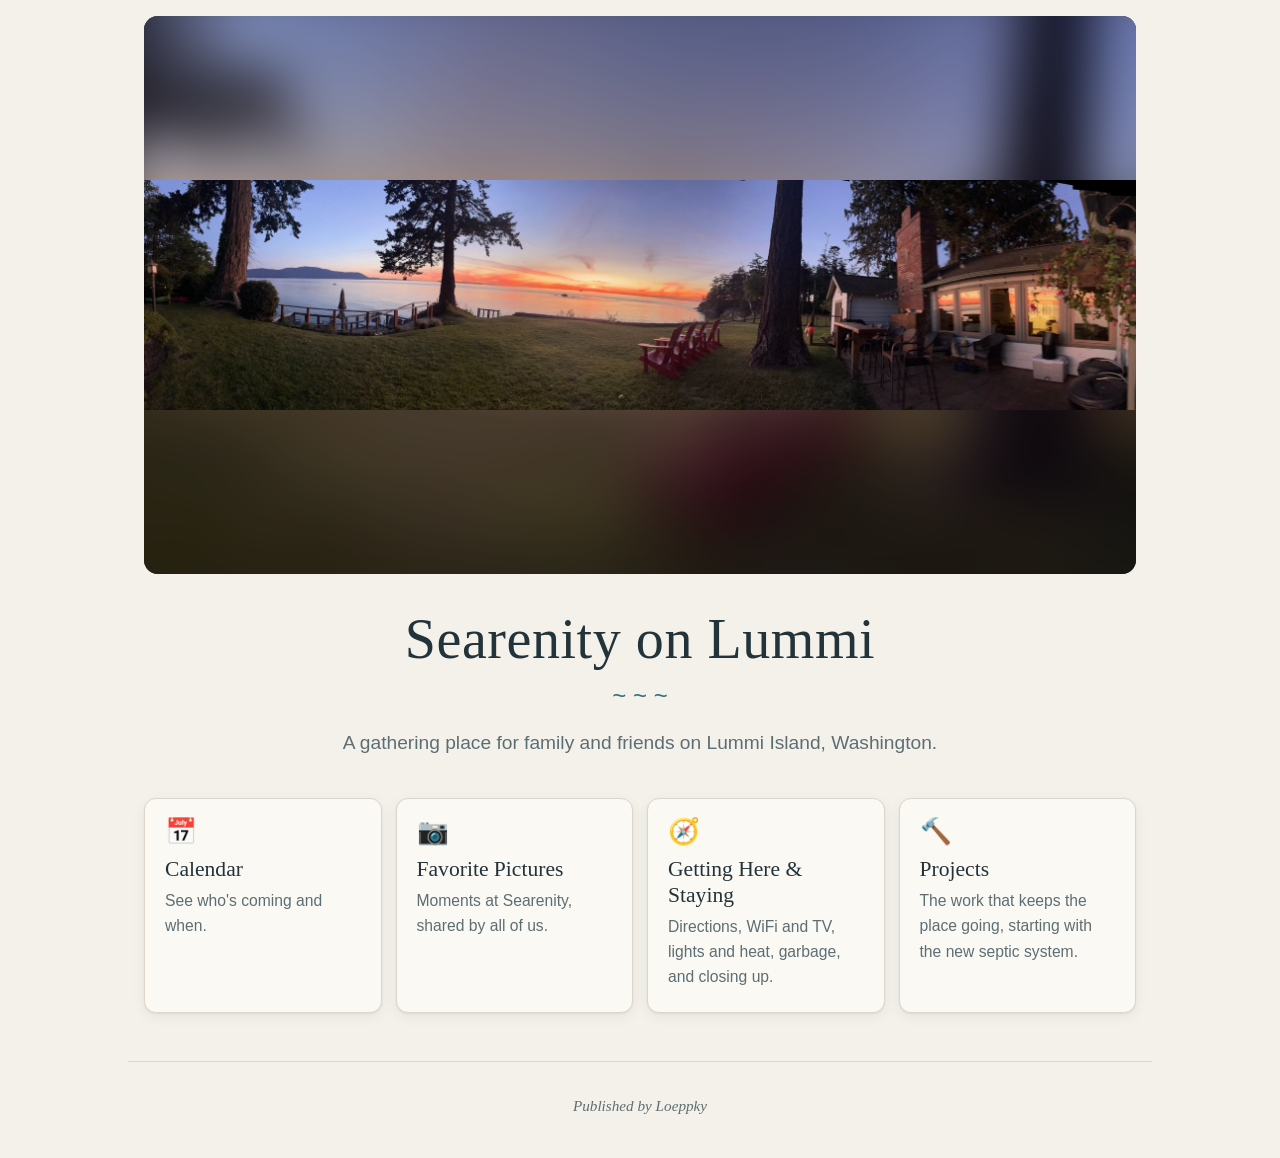
<file: site/index.html>
<!doctype html>
<html lang="en">
<head>
  <meta charset="utf-8">
  <meta name="viewport" content="width=device-width, initial-scale=1">
  <title>Searenity on Lummi</title>
  <meta name="description" content="A gathering place for family and friends on Lummi Island, Washington.">
  <link rel="stylesheet" href="style.css">
</head>
<body>
  <main>
    <!-- Home page slideshow: each photo shows for 4 seconds, then fades to the next.
         "pano" slides fill the frame on phones and show in full on wider screens;
         "tall" slides always show in full, with a blurred copy filling the sides. -->
    <div class="hero hero-home">
      <div class="slideshow" aria-label="Photos of Searenity">
        <figure class="slide pano active">
          <img class="backdrop" src="images/searenity-home-panorama.jpg" alt="" aria-hidden="true">
          <img class="photo" src="images/searenity-home-panorama.jpg" width="2000" height="465"
               alt="Panorama of Searenity at sunset: a lawn with red Adirondack chairs and tall fir trees running down to the water, an orange sky over the sea and a distant island, and the house's deck on the right.">
        </figure>
        <figure class="slide tall">
          <img class="backdrop" src="images/home-searenity-sunset.jpg" alt="" aria-hidden="true">
          <img class="photo" src="images/home-searenity-sunset.jpg" width="1500" height="2000"
               alt="Four Adirondack chairs on the shore facing a red-orange sunset, with the sun setting behind distant mountains and a rock in the water.">
        </figure>
        <figure class="slide tall">
          <img class="backdrop" src="images/home-tree-sunset.jpg" alt="" aria-hidden="true">
          <img class="photo" src="images/home-tree-sunset.jpg" width="1500" height="2000"
               alt="A tall fir tree silhouetted against the setting sun above calm water, at the edge of the lawn.">
        </figure>
        <figure class="slide tall">
          <img class="backdrop" src="images/home-seal-rock-sunset.jpg" alt="" aria-hidden="true">
          <img class="photo" src="images/home-seal-rock-sunset.jpg" width="1500" height="2000"
               alt="The sun setting on the horizon behind a low rock in the sea, under layered orange and gray clouds.">
        </figure>
      </div>
    </div>

    <section class="welcome">
      <h1>Searenity on Lummi</h1>
      <p class="wave" aria-hidden="true">~ ~ ~</p>
      <p>A gathering place for family and friends on Lummi Island, Washington.</p>
    </section>

    <ul class="tiles">
      <li class="tile">
        <a href="calendar.html">
          <span class="icon" aria-hidden="true">📅</span>
          <h2>Calendar</h2>
          <p>See who's coming and when.</p>
        </a>
      </li>
      <li class="tile">
        <a href="pictures.html">
          <span class="icon" aria-hidden="true">📷</span>
          <h2>Favorite Pictures</h2>
          <p>Moments at Searenity, shared by all of us.</p>
        </a>
      </li>
      <li class="tile">
        <a href="staying.html">
          <span class="icon" aria-hidden="true">🧭</span>
          <h2>Getting Here &amp; Staying</h2>
          <p>Directions, WiFi and TV, lights and heat, garbage, and closing up.</p>
        </a>
      </li>
      <li class="tile">
        <a href="projects.html">
          <span class="icon" aria-hidden="true">🔨</span>
          <h2>Projects</h2>
          <p>The work that keeps the place going, starting with the new septic system.</p>
        </a>
      </li>
    </ul>
  </main>

  <footer class="site-footer">Published by Loeppky</footer>

  <script>
    // Cycle the home page photos every 4 seconds. Skipped for visitors who
    // have asked their device to reduce motion; they see the first photo.
    (function () {
      var slides = document.querySelectorAll('.slideshow .slide');
      if (slides.length < 2 || window.matchMedia('(prefers-reduced-motion: reduce)').matches) return;
      var current = 0;
      setInterval(function () {
        if (document.hidden) return;
        slides[current].classList.remove('active');
        current = (current + 1) % slides.length;
        slides[current].classList.add('active');
      }, 4000);
    })();
  </script>
</body>
</html>
</file>
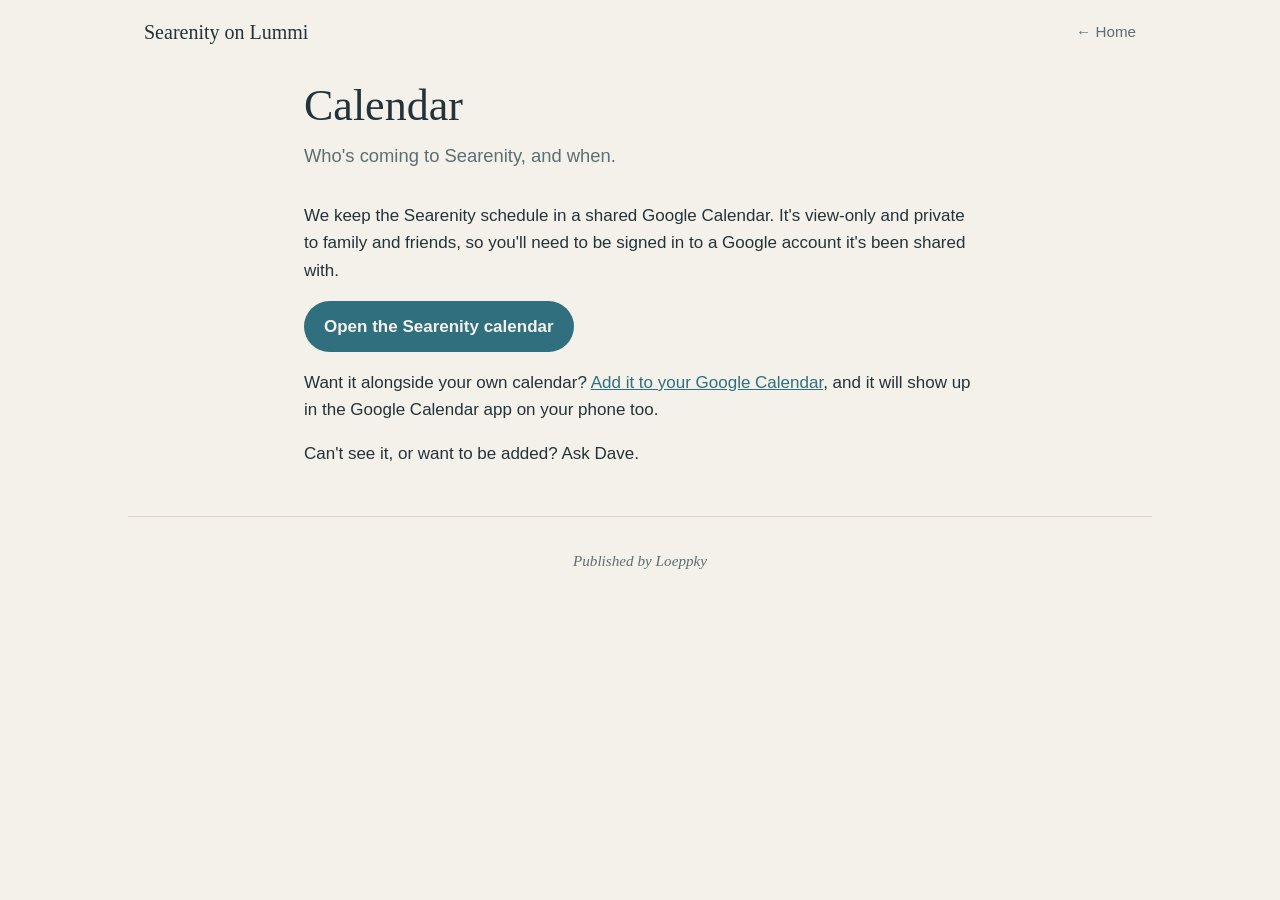
<file: site/calendar.html>
<!doctype html>
<html lang="en">
<head>
  <meta charset="utf-8">
  <meta name="viewport" content="width=device-width, initial-scale=1">
  <title>Calendar · Searenity on Lummi</title>
  <meta name="description" content="The Searenity on Lummi family calendar.">
  <link rel="stylesheet" href="style.css">
</head>
<body>
  <header class="site-header">
    <a class="site-name" href="./">Searenity on Lummi</a>
    <nav><a href="./">← Home</a></nav>
  </header>

  <main class="page">
    <h1>Calendar</h1>
    <p class="lead">Who's coming to Searenity, and when.</p>

    <p>We keep the Searenity schedule in a shared Google Calendar. It's view-only and private to family and friends, so you'll need to be signed in to a Google account it's been shared with.</p>

    <p><a class="button" href="https://calendar.google.com/calendar/embed?src=22medouo5itcg2lpcfedetl324%40group.calendar.google.com&amp;ctz=America%2FLos_Angeles" target="_blank" rel="noopener">Open the Searenity calendar</a></p>

    <p>Want it alongside your own calendar? <a href="https://calendar.google.com/calendar/u/0?cid=MjJtZWRvdW81aXRjZzJscGNmZWRldGwzMjRAZ3JvdXAuY2FsZW5kYXIuZ29vZ2xlLmNvbQ" target="_blank" rel="noopener">Add it to your Google Calendar</a>, and it will show up in the Google Calendar app on your phone too.</p>

    <p>Can't see it, or want to be added? Ask Dave.</p>
  </main>

  <footer class="site-footer">Published by Loeppky</footer>
</body>
</html>
</file>
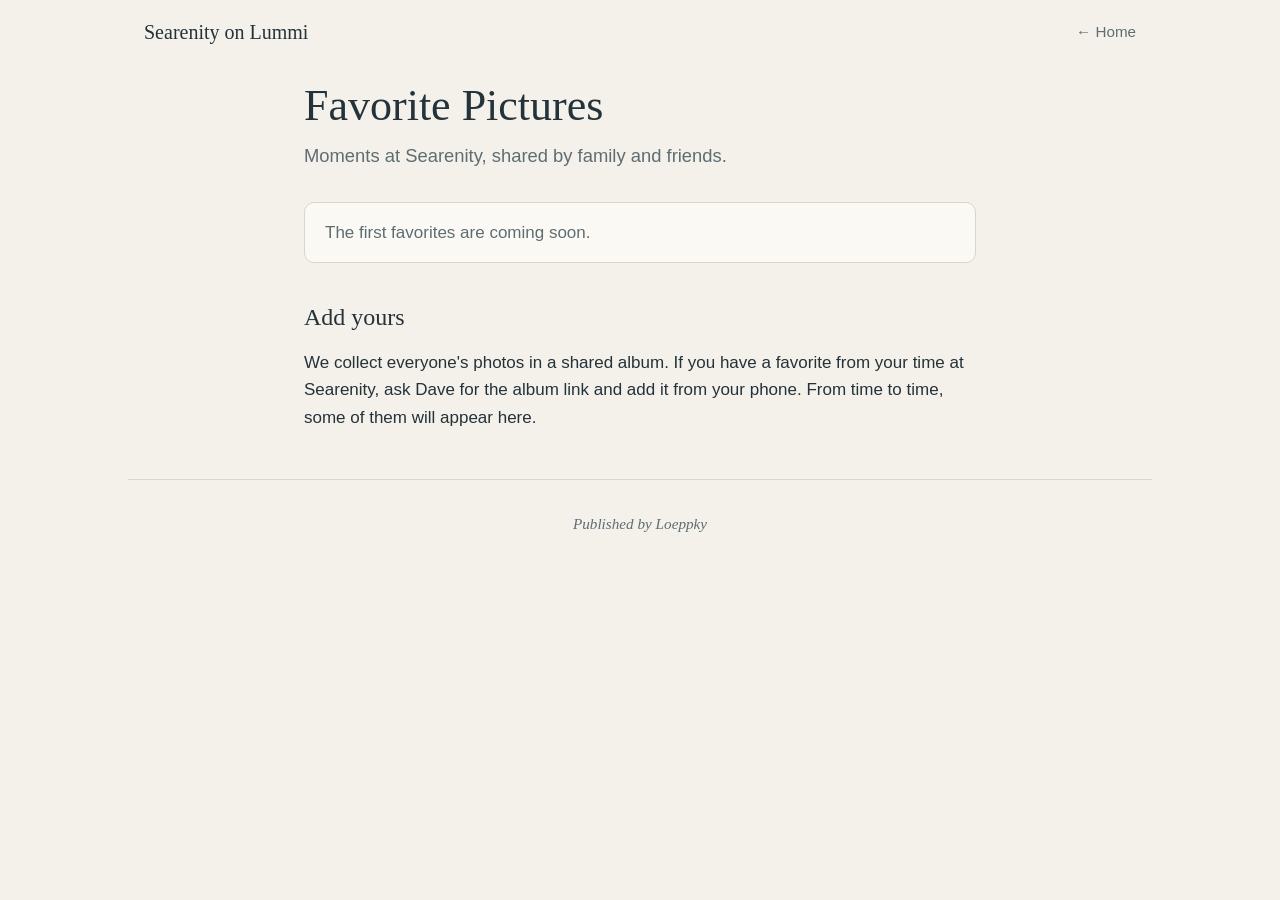
<file: site/pictures.html>
<!doctype html>
<html lang="en">
<head>
  <meta charset="utf-8">
  <meta name="viewport" content="width=device-width, initial-scale=1">
  <title>Favorite Pictures · Searenity on Lummi</title>
  <meta name="description" content="Favorite moments at Searenity on Lummi, shared by family and friends.">
  <link rel="stylesheet" href="style.css">
</head>
<body>
  <header class="site-header">
    <a class="site-name" href="./">Searenity on Lummi</a>
    <nav><a href="./">← Home</a></nav>
  </header>

  <main class="page">
    <h1>Favorite Pictures</h1>
    <p class="lead">Moments at Searenity, shared by family and friends.</p>

    <p class="note">The first favorites are coming soon.</p>

    <h2>Add yours</h2>
    <p>We collect everyone's photos in a shared album. If you have a favorite from your time at Searenity, ask Dave for the album link and add it from your phone. From time to time, some of them will appear here.</p>
  </main>

  <footer class="site-footer">Published by Loeppky</footer>
</body>
</html>
</file>
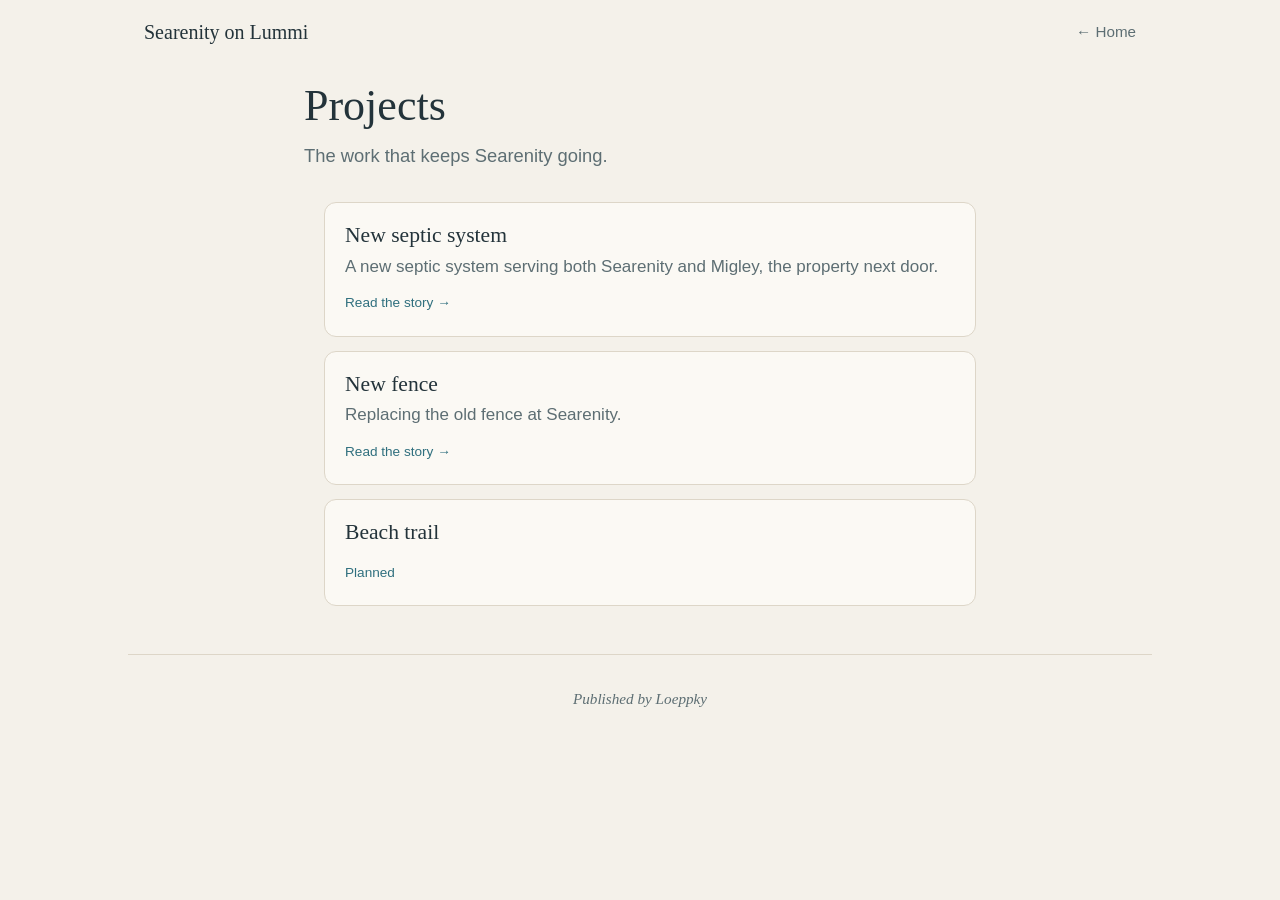
<file: site/projects.html>
<!doctype html>
<html lang="en">
<head>
  <meta charset="utf-8">
  <meta name="viewport" content="width=device-width, initial-scale=1">
  <title>Projects · Searenity on Lummi</title>
  <meta name="description" content="Projects at Searenity on Lummi, starting with the new septic system.">
  <link rel="stylesheet" href="style.css">
</head>
<body>
  <header class="site-header">
    <a class="site-name" href="./">Searenity on Lummi</a>
    <nav><a href="./">← Home</a></nav>
  </header>

  <main class="page">
    <h1>Projects</h1>
    <p class="lead">The work that keeps Searenity going.</p>

    <ul class="cards">
      <li class="card">
        <a class="card-link" href="projects/septic.html">
          <h2>New septic system</h2>
          <p>A new septic system serving both Searenity and Migley, the property next door.</p>
          <span class="status">Read the story →</span>
        </a>
      </li>
      <li class="card">
        <a class="card-link" href="projects/fence.html">
          <h2>New fence</h2>
          <p>Replacing the old fence at Searenity.</p>
          <span class="status">Read the story →</span>
        </a>
      </li>
      <li class="card">
        <h2>Beach trail</h2>
        <span class="status">Planned</span>
      </li>
    </ul>
  </main>

  <footer class="site-footer">Published by Loeppky</footer>
</body>
</html>
</file>
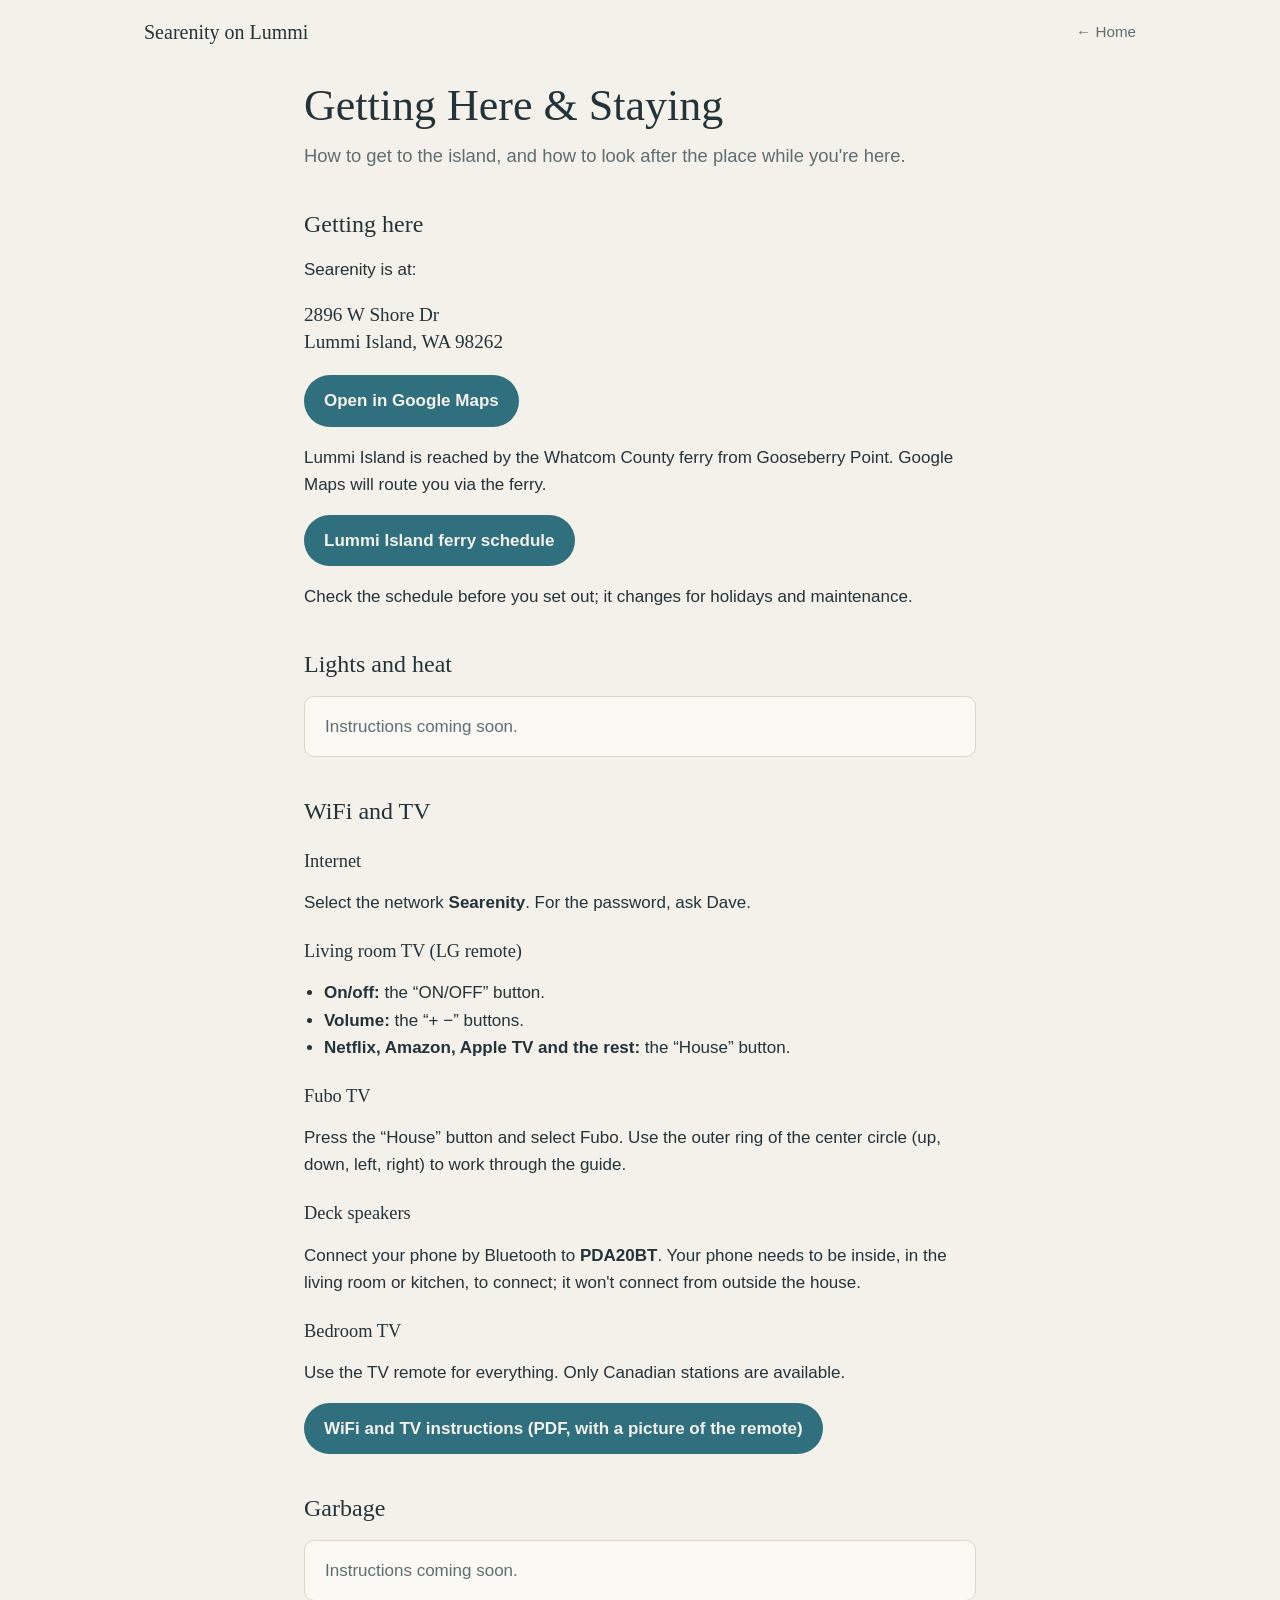
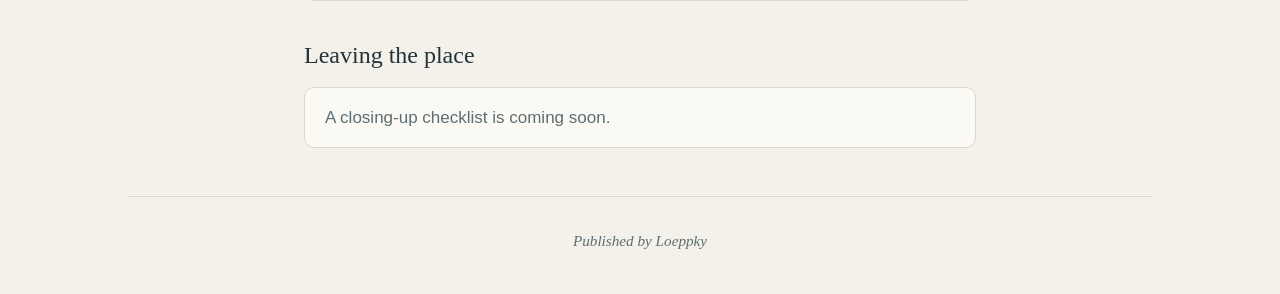
<file: site/staying.html>
<!doctype html>
<html lang="en">
<head>
  <meta charset="utf-8">
  <meta name="viewport" content="width=device-width, initial-scale=1">
  <title>Getting Here &amp; Staying · Searenity on Lummi</title>
  <meta name="description" content="How to get to Lummi Island, and how to look after Searenity while you're there.">
  <link rel="stylesheet" href="style.css">
</head>
<body>
  <header class="site-header">
    <a class="site-name" href="./">Searenity on Lummi</a>
    <nav><a href="./">← Home</a></nav>
  </header>

  <main class="page">
    <h1>Getting Here &amp; Staying</h1>
    <p class="lead">How to get to the island, and how to look after the place while you're here.</p>

    <h2 id="getting-here">Getting here</h2>
    <p>Searenity is at:</p>
    <p class="address">2896 W Shore Dr<br>Lummi Island, WA 98262</p>
    <p><a class="button" href="https://maps.app.goo.gl/P7XEBqEVHsg3MEic6" target="_blank" rel="noopener">Open in Google Maps</a></p>
    <p>Lummi Island is reached by the Whatcom County ferry from Gooseberry Point. Google Maps will route you via the ferry.</p>
    <p><a class="button" href="https://www.whatcomcounty.us/562/Ferry-Schedule" target="_blank" rel="noopener">Lummi Island ferry schedule</a></p>
    <p>Check the schedule before you set out; it changes for holidays and maintenance.</p>

    <h2 id="lights-and-heat">Lights and heat</h2>
    <p class="note">Instructions coming soon.</p>

    <h2 id="wifi-and-tv">WiFi and TV</h2>

    <h3>Internet</h3>
    <p>Select the network <strong>Searenity</strong>. For the password, ask Dave.</p>

    <h3>Living room TV (LG remote)</h3>
    <ul>
      <li><strong>On/off:</strong> the “ON/OFF” button.</li>
      <li><strong>Volume:</strong> the “+ −” buttons.</li>
      <li><strong>Netflix, Amazon, Apple TV and the rest:</strong> the “House” button.</li>
    </ul>

    <h3>Fubo TV</h3>
    <p>Press the “House” button and select Fubo. Use the outer ring of the center circle (up, down, left, right) to work through the guide.</p>

    <h3>Deck speakers</h3>
    <p>Connect your phone by Bluetooth to <strong>PDA20BT</strong>. Your phone needs to be inside, in the living room or kitchen, to connect; it won't connect from outside the house.</p>

    <h3>Bedroom TV</h3>
    <p>Use the TV remote for everything. Only Canadian stations are available.</p>

    <p><a class="button" href="docs/searenity-wifi-and-tv.pdf">WiFi and TV instructions (PDF, with a picture of the remote)</a></p>

    <h2 id="garbage">Garbage</h2>
    <p class="note">Instructions coming soon.</p>

    <h2 id="leaving">Leaving the place</h2>
    <p class="note">A closing-up checklist is coming soon.</p>
  </main>

  <footer class="site-footer">Published by Loeppky</footer>
</body>
</html>
</file>
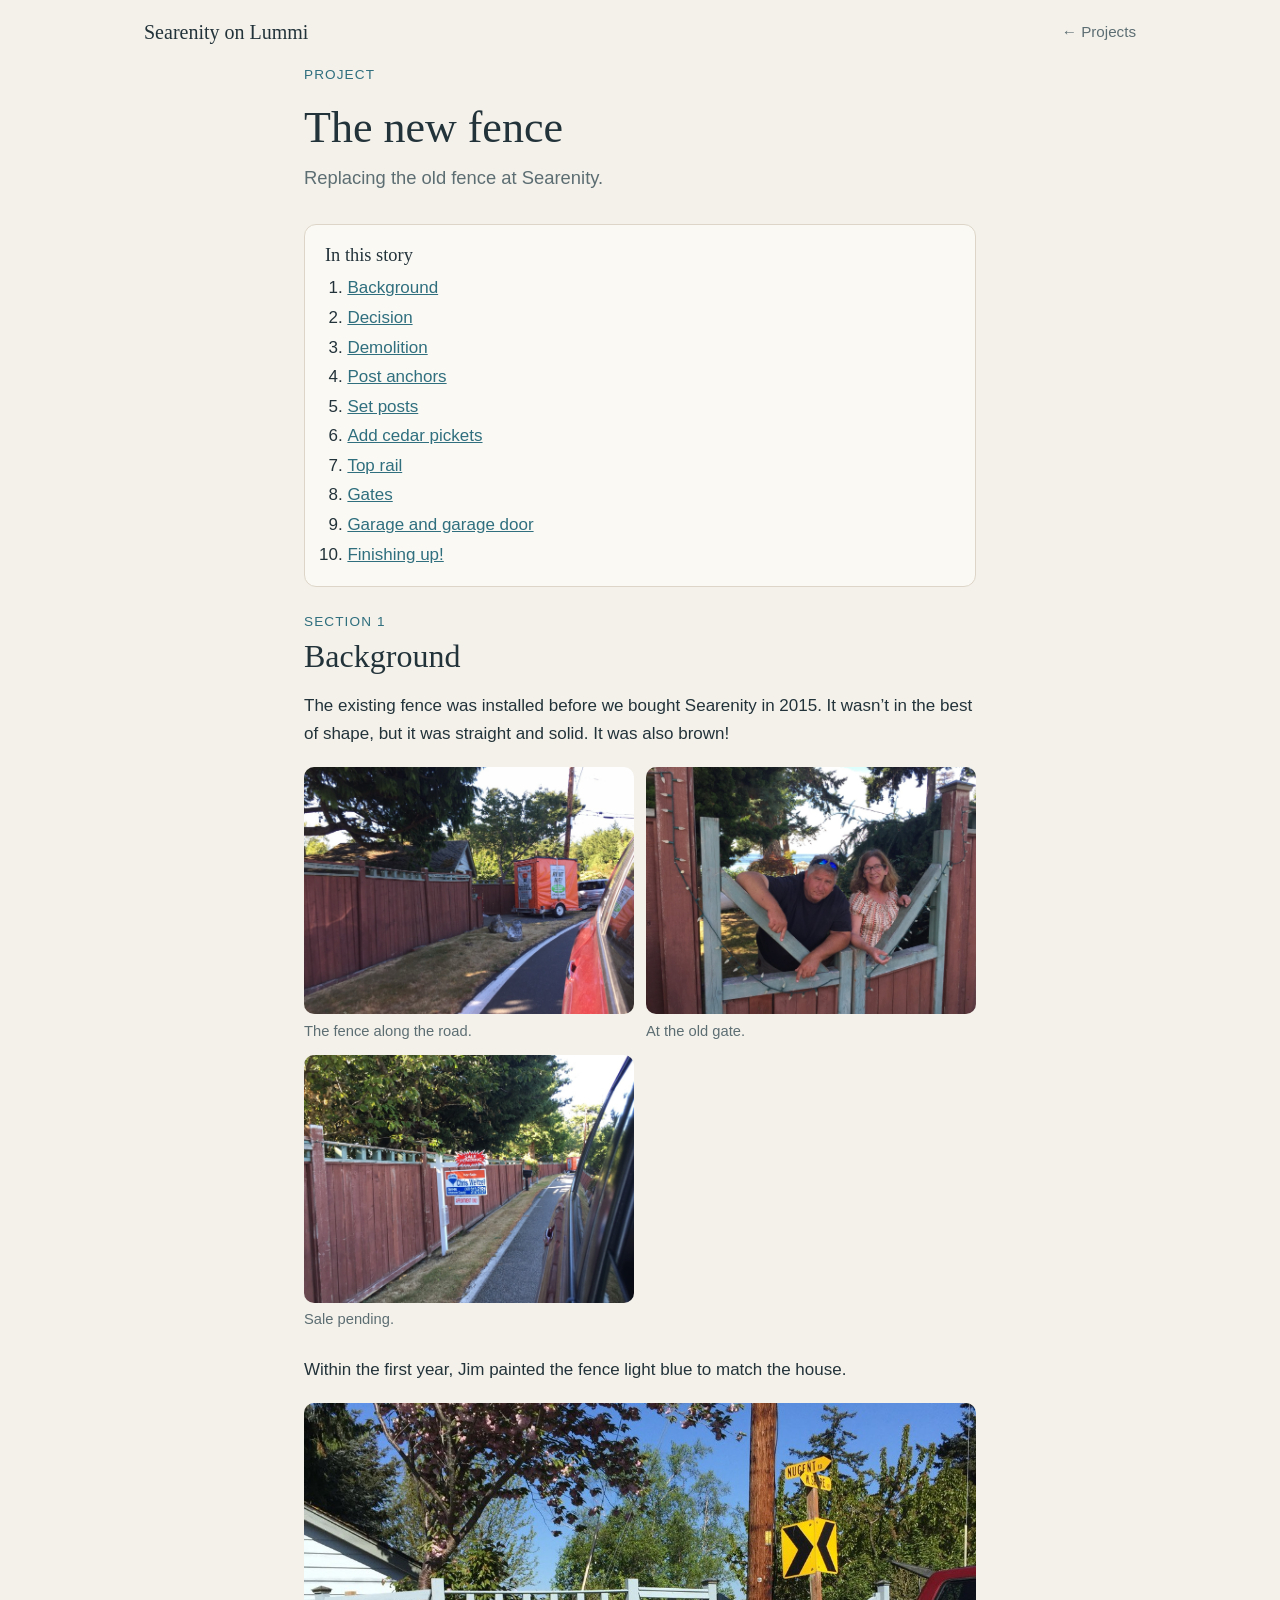
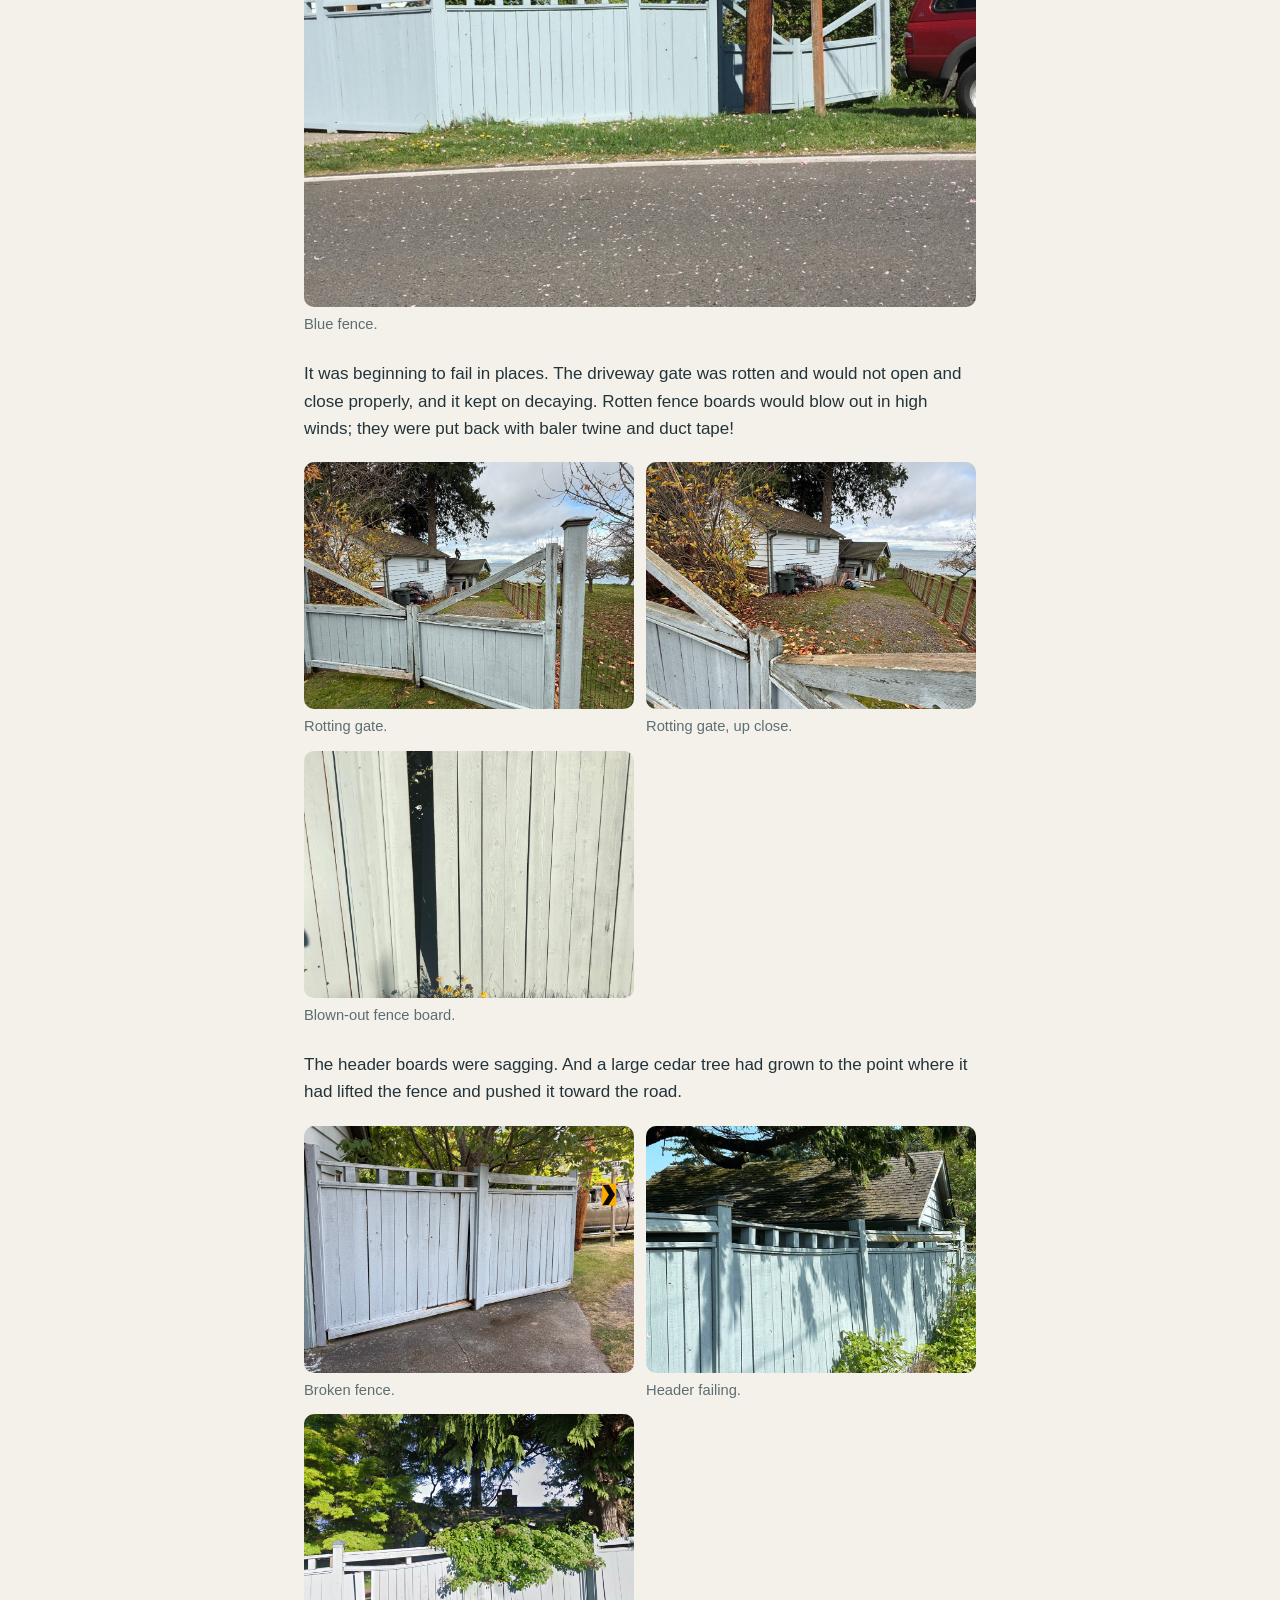
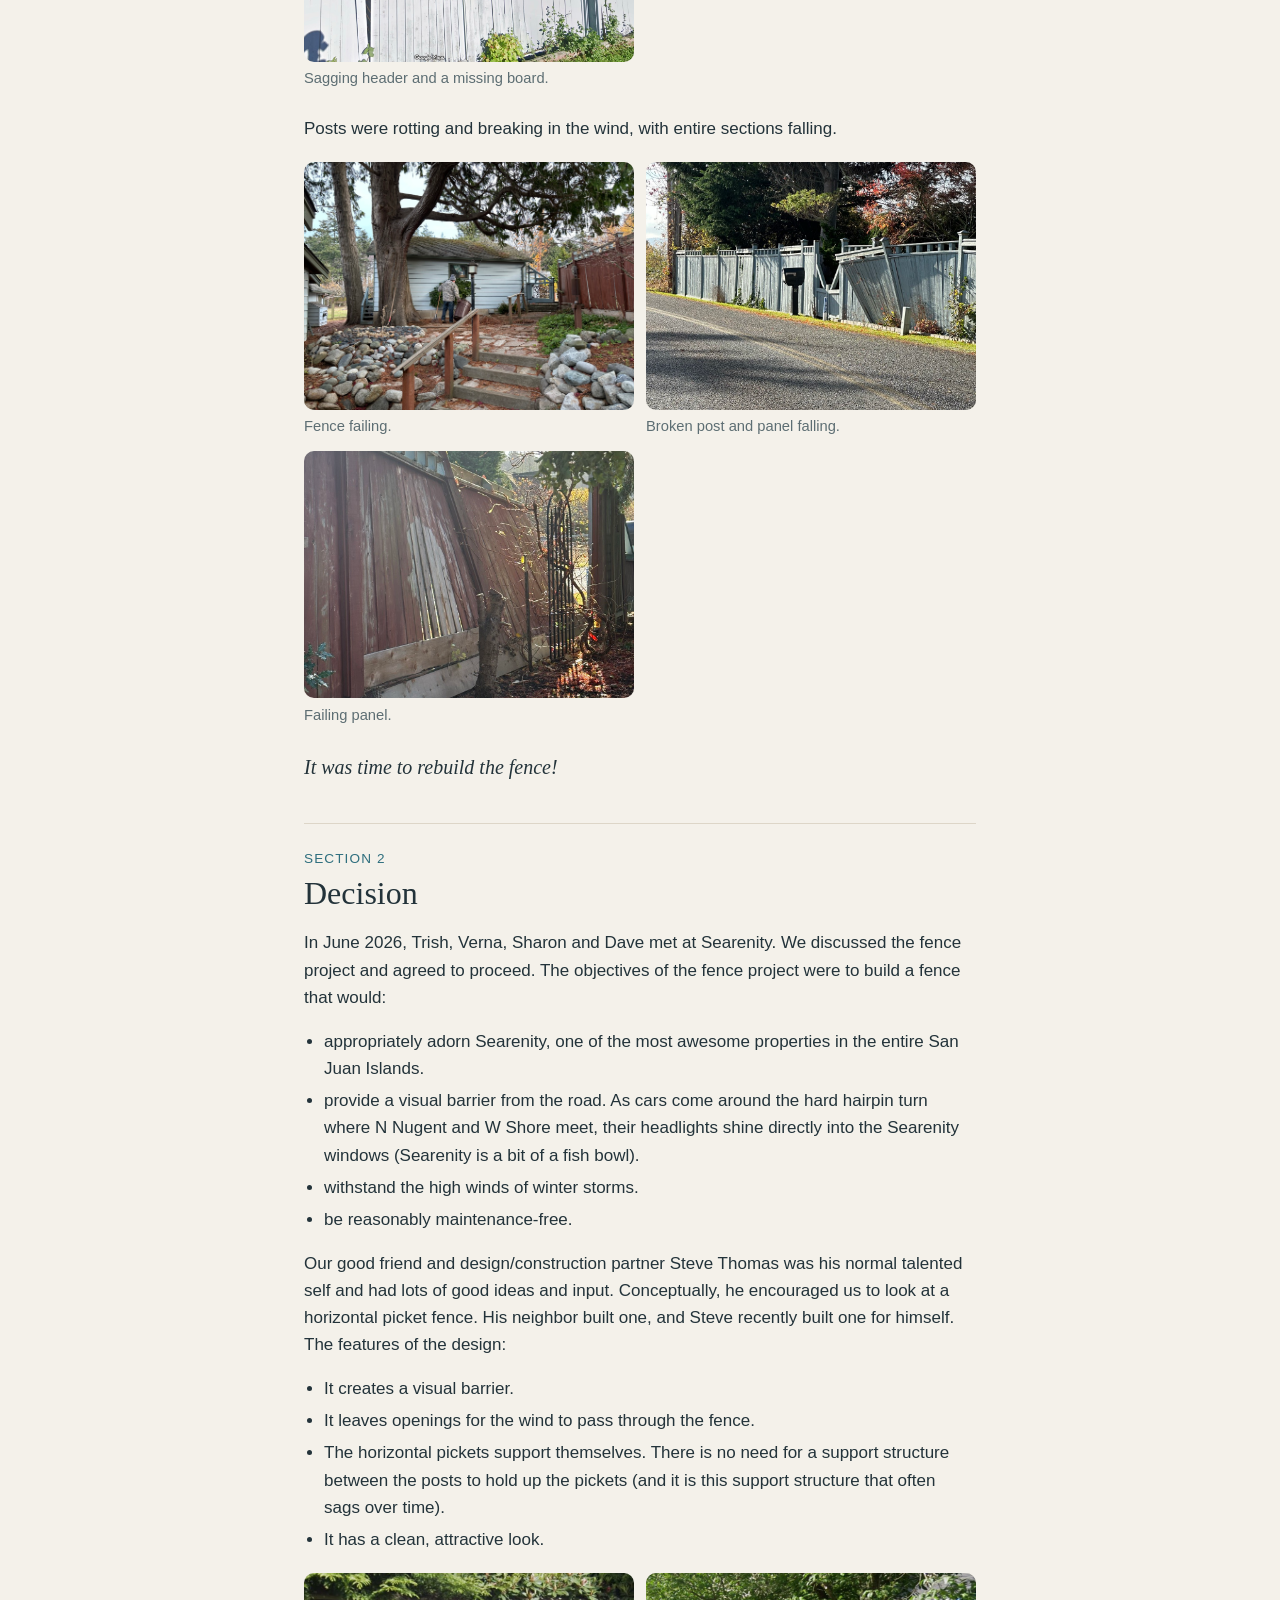
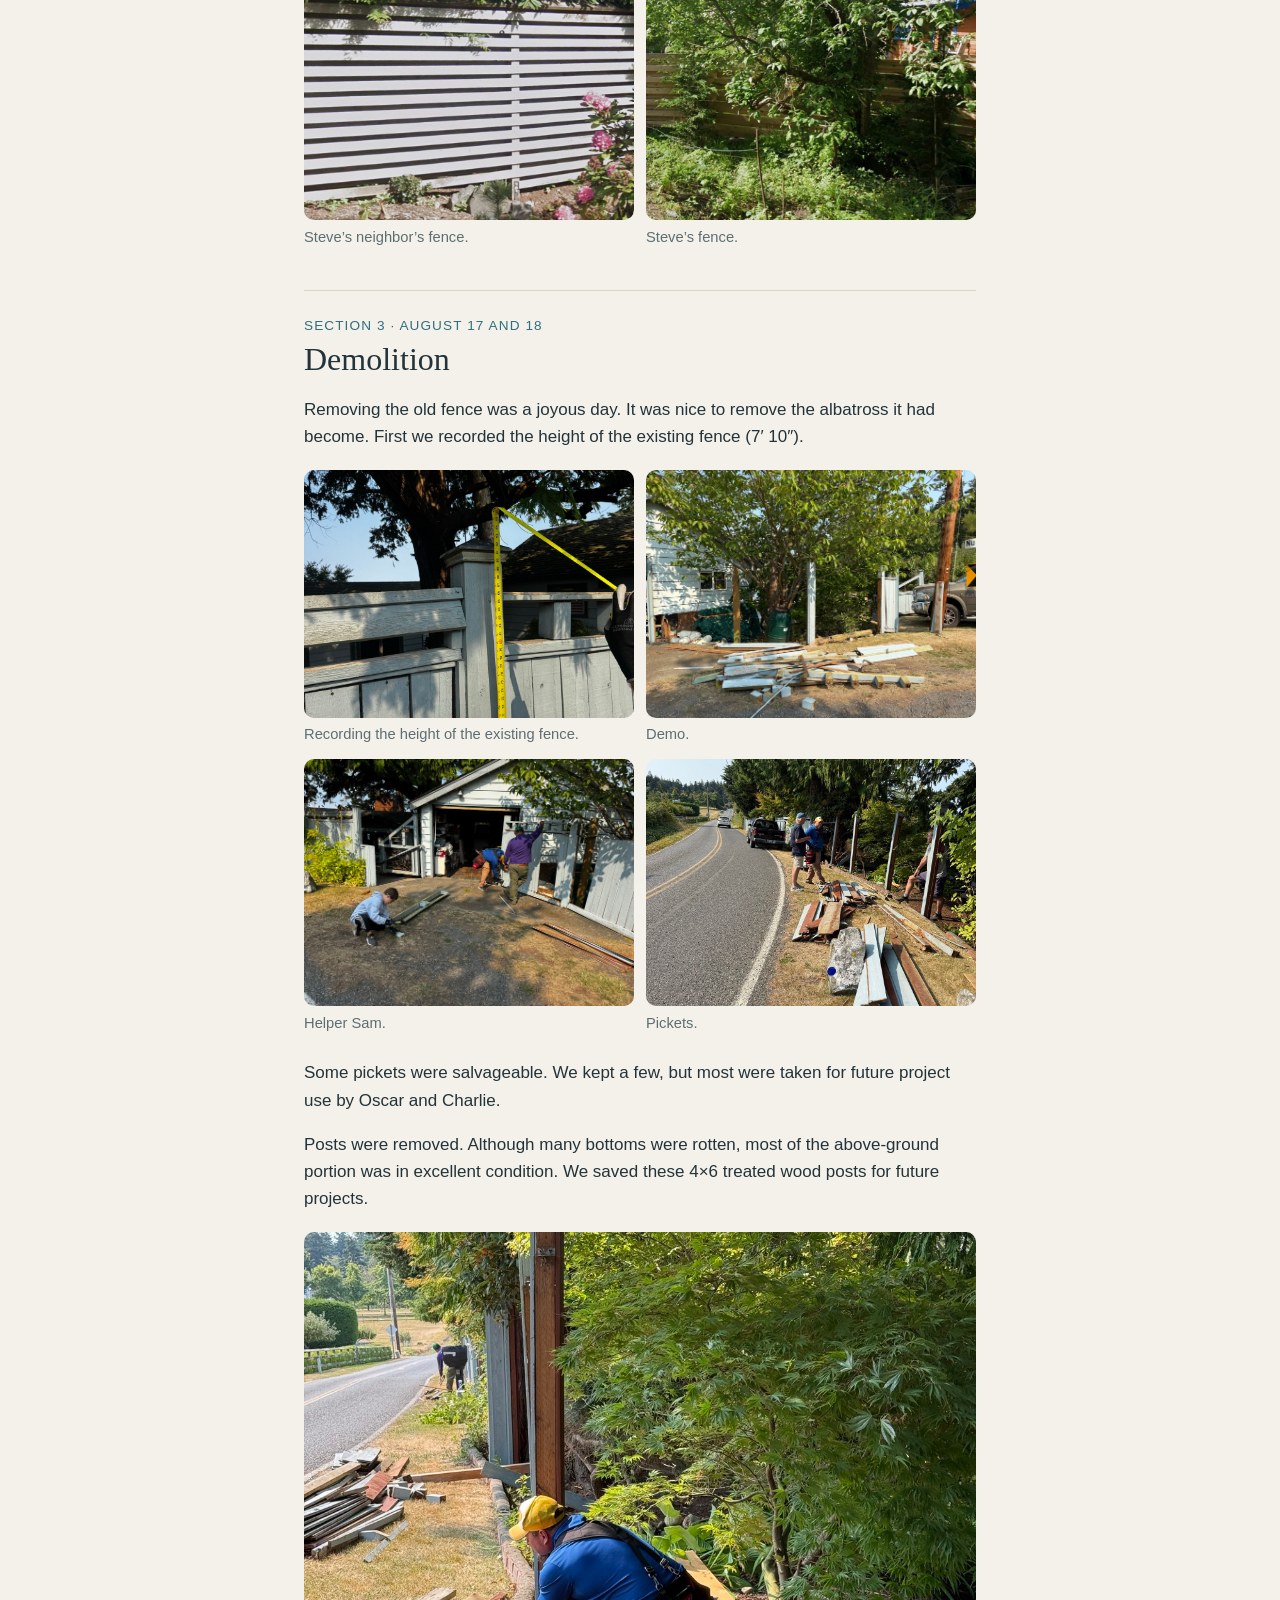
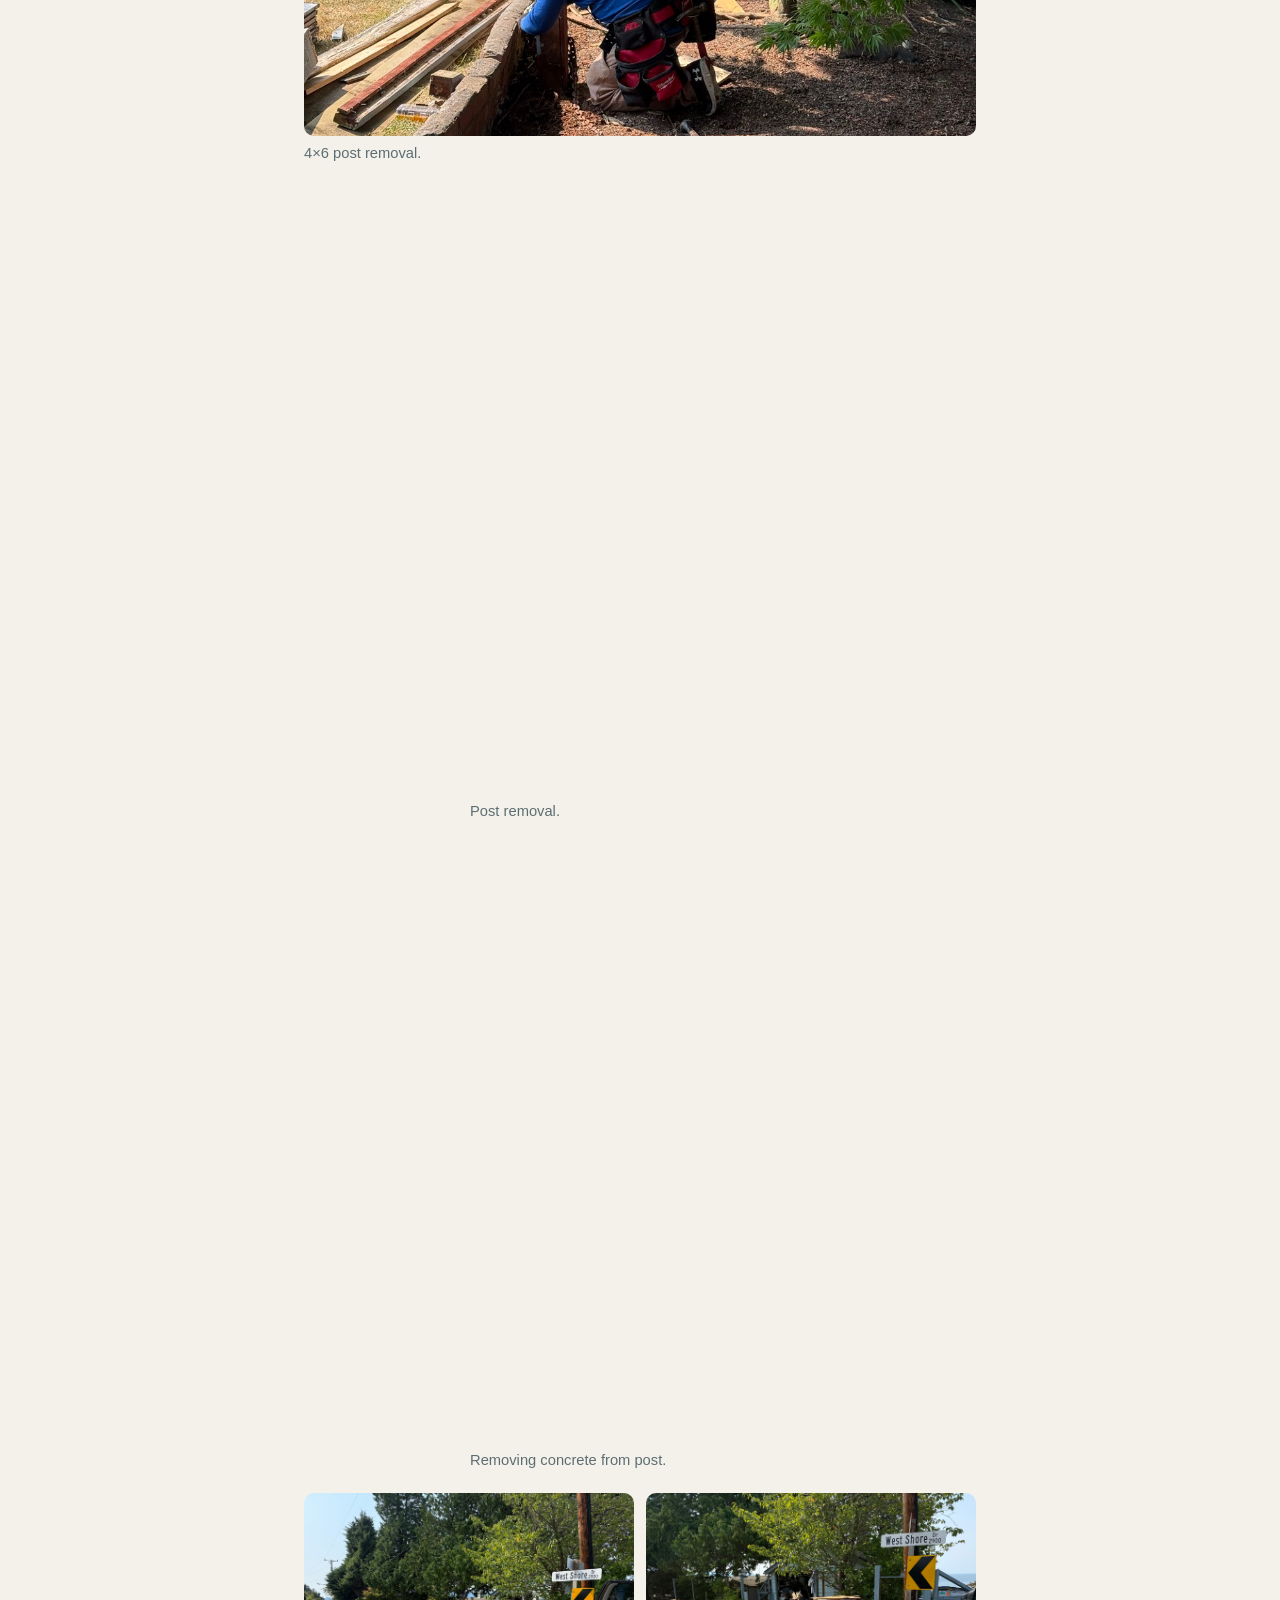
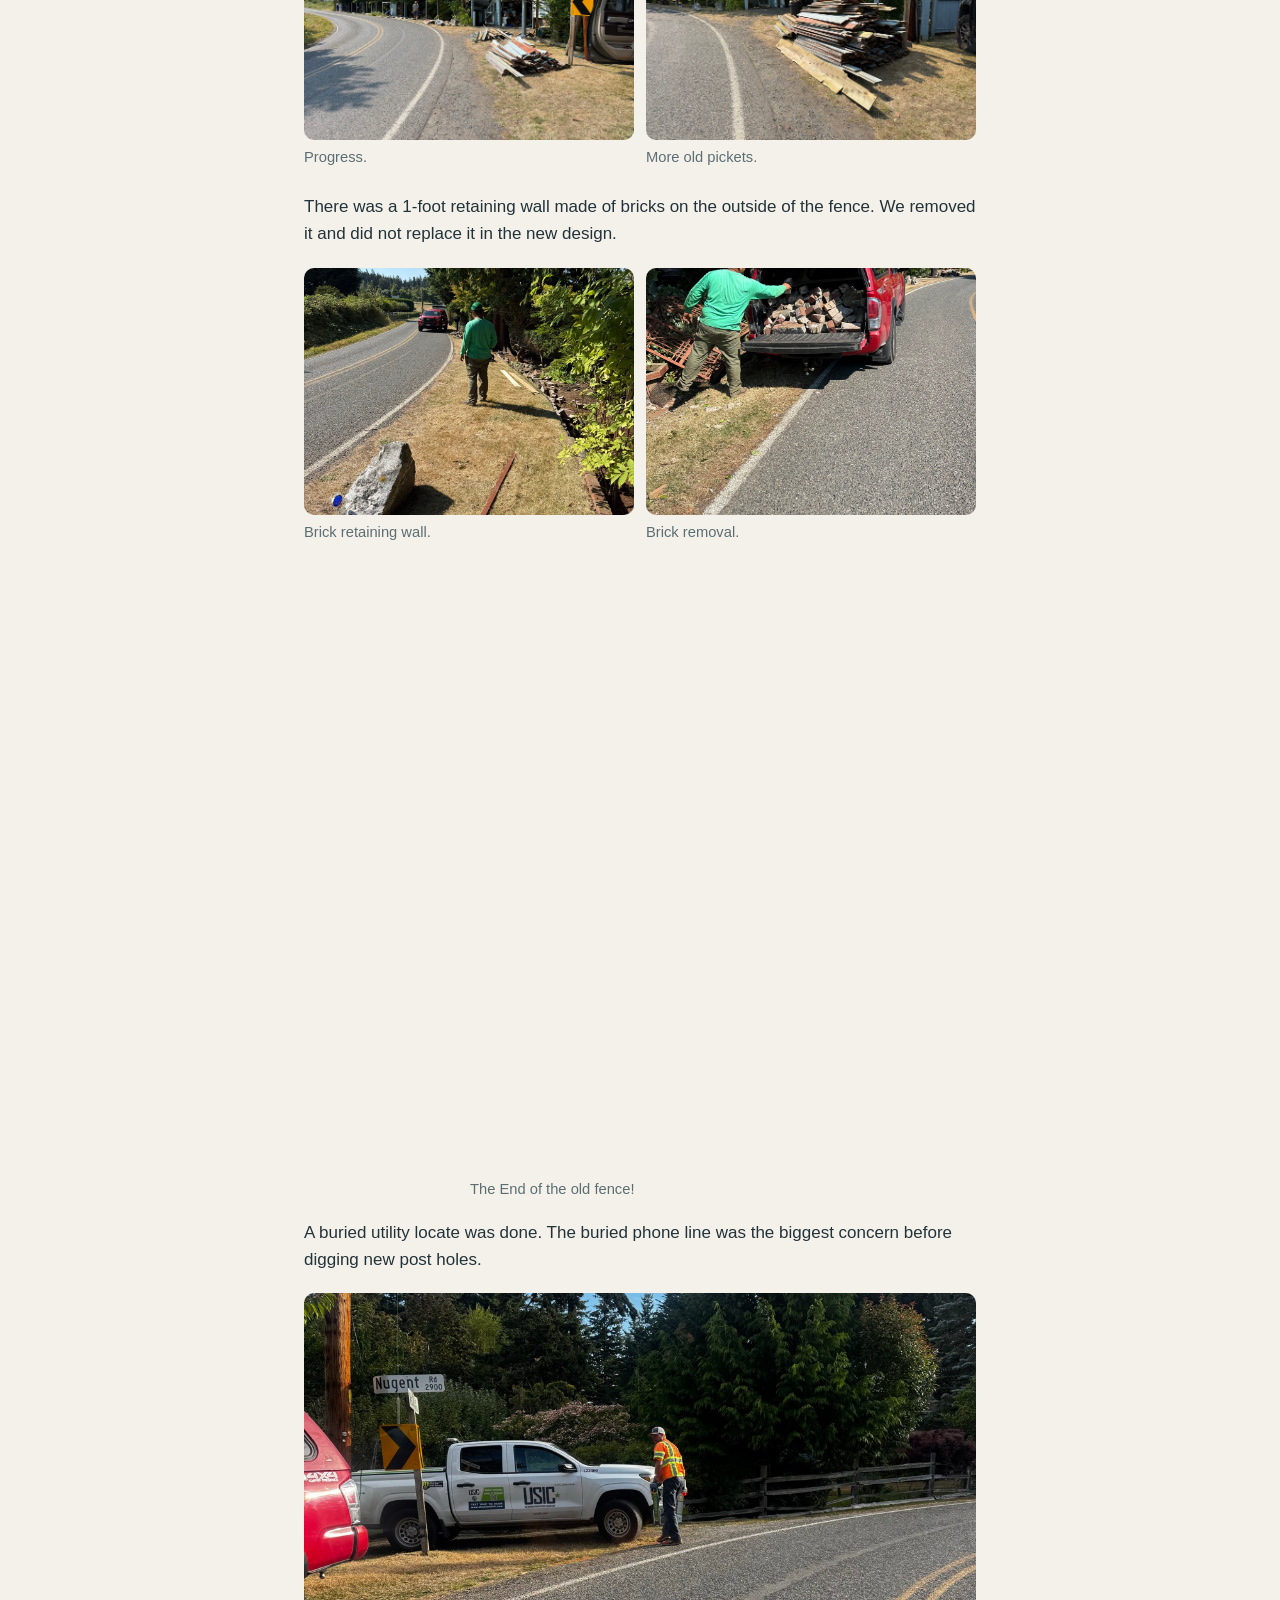
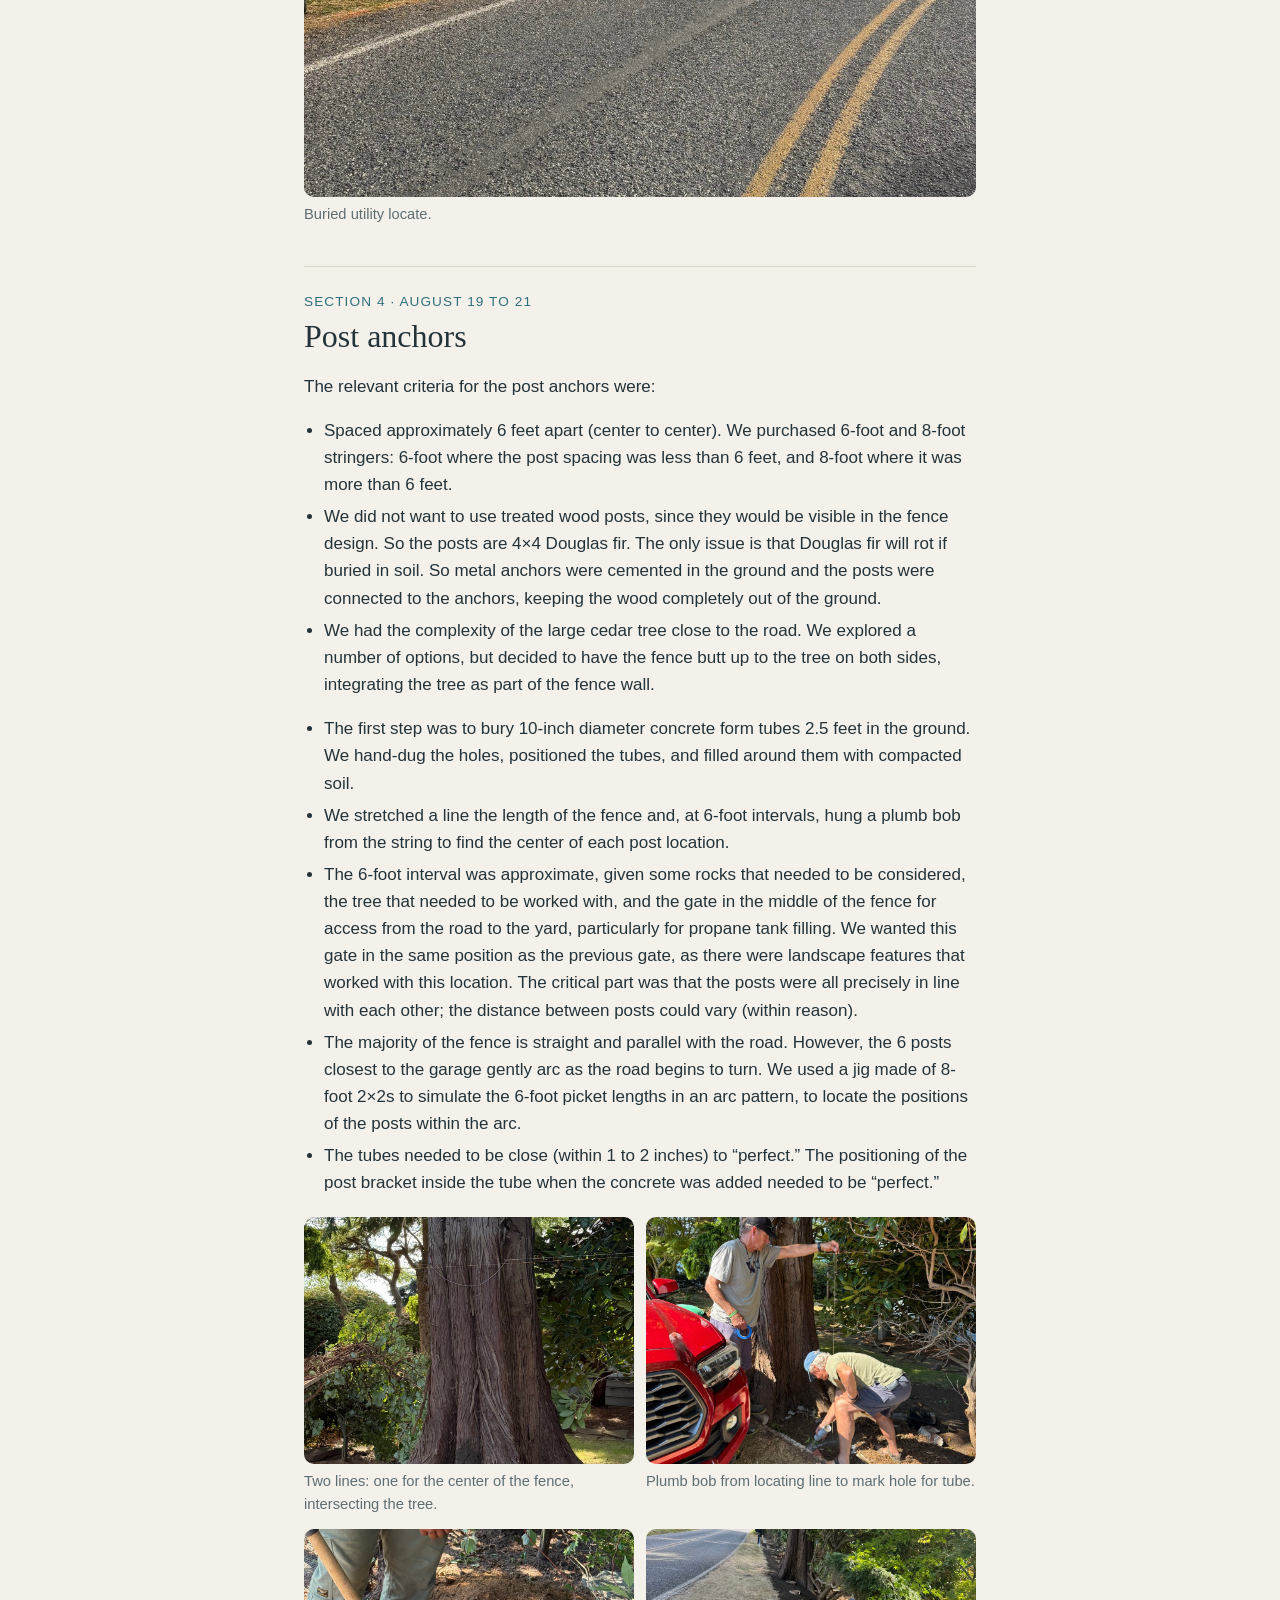
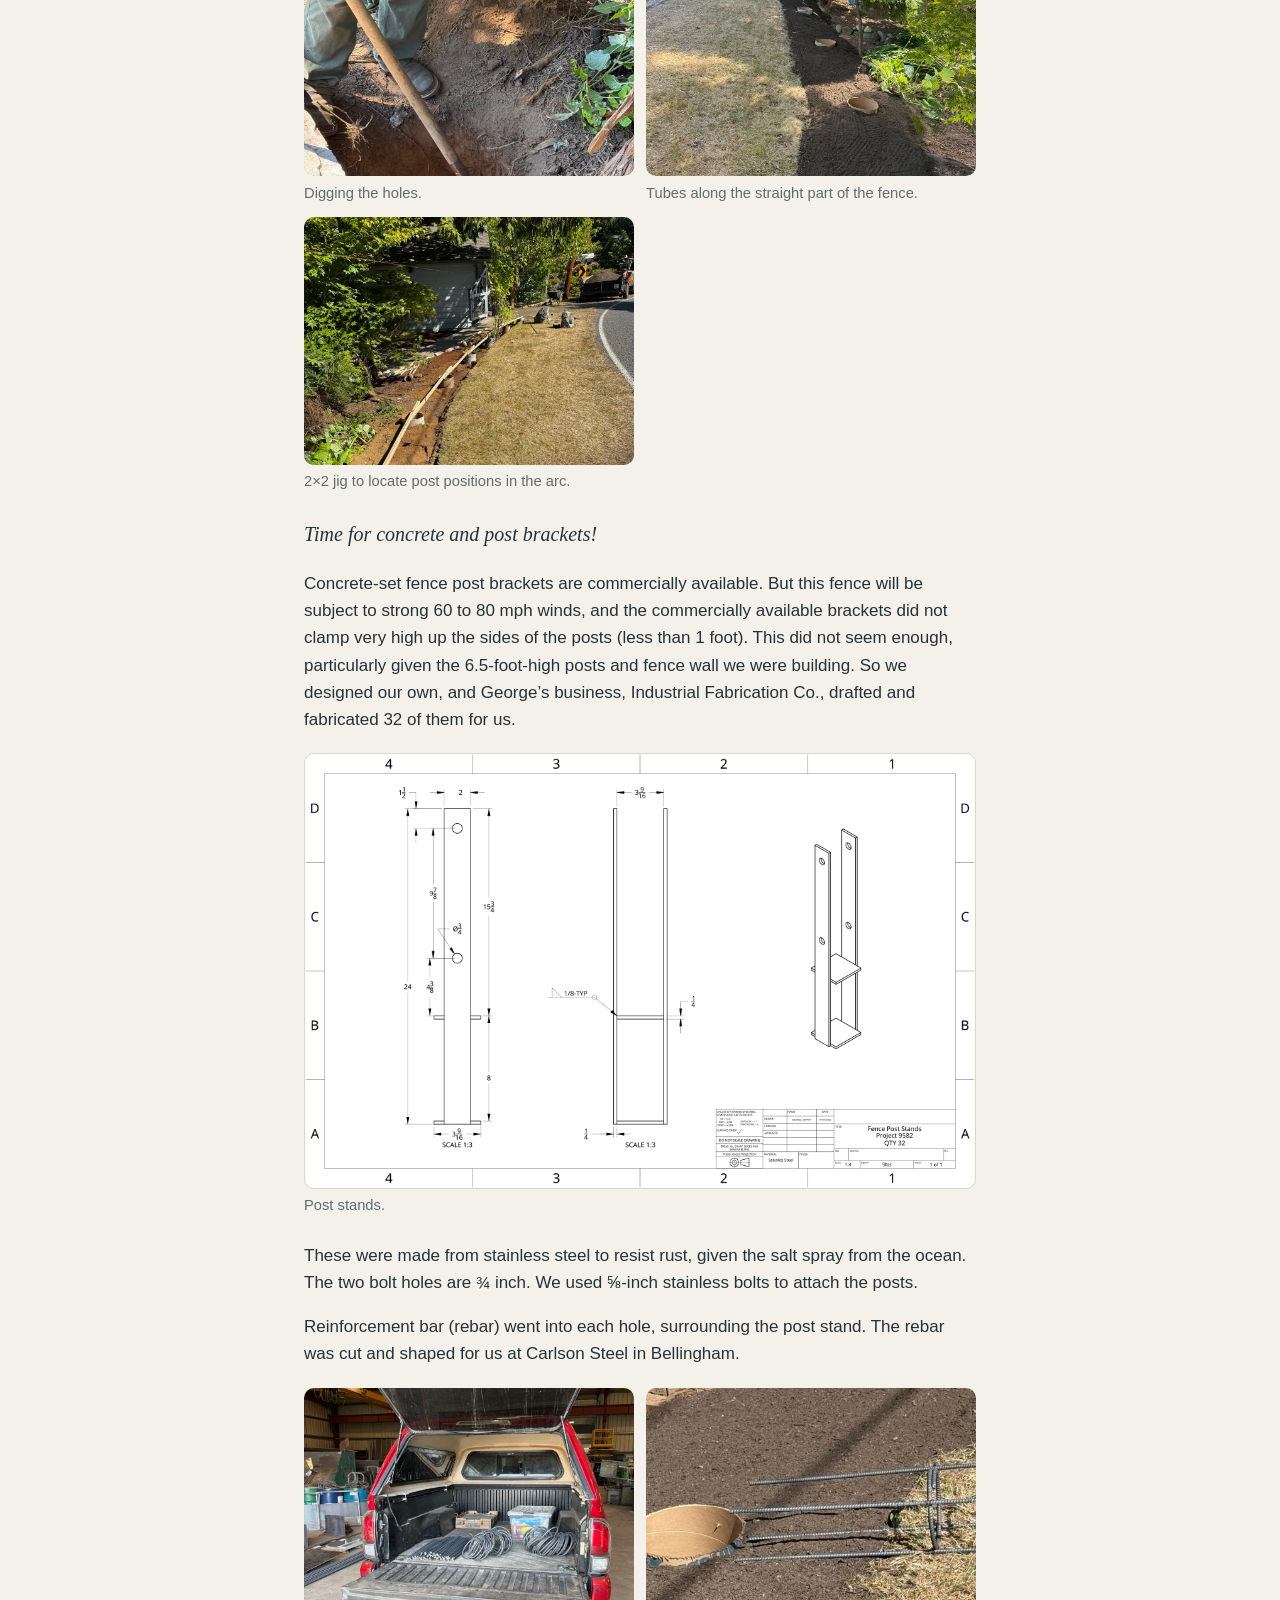
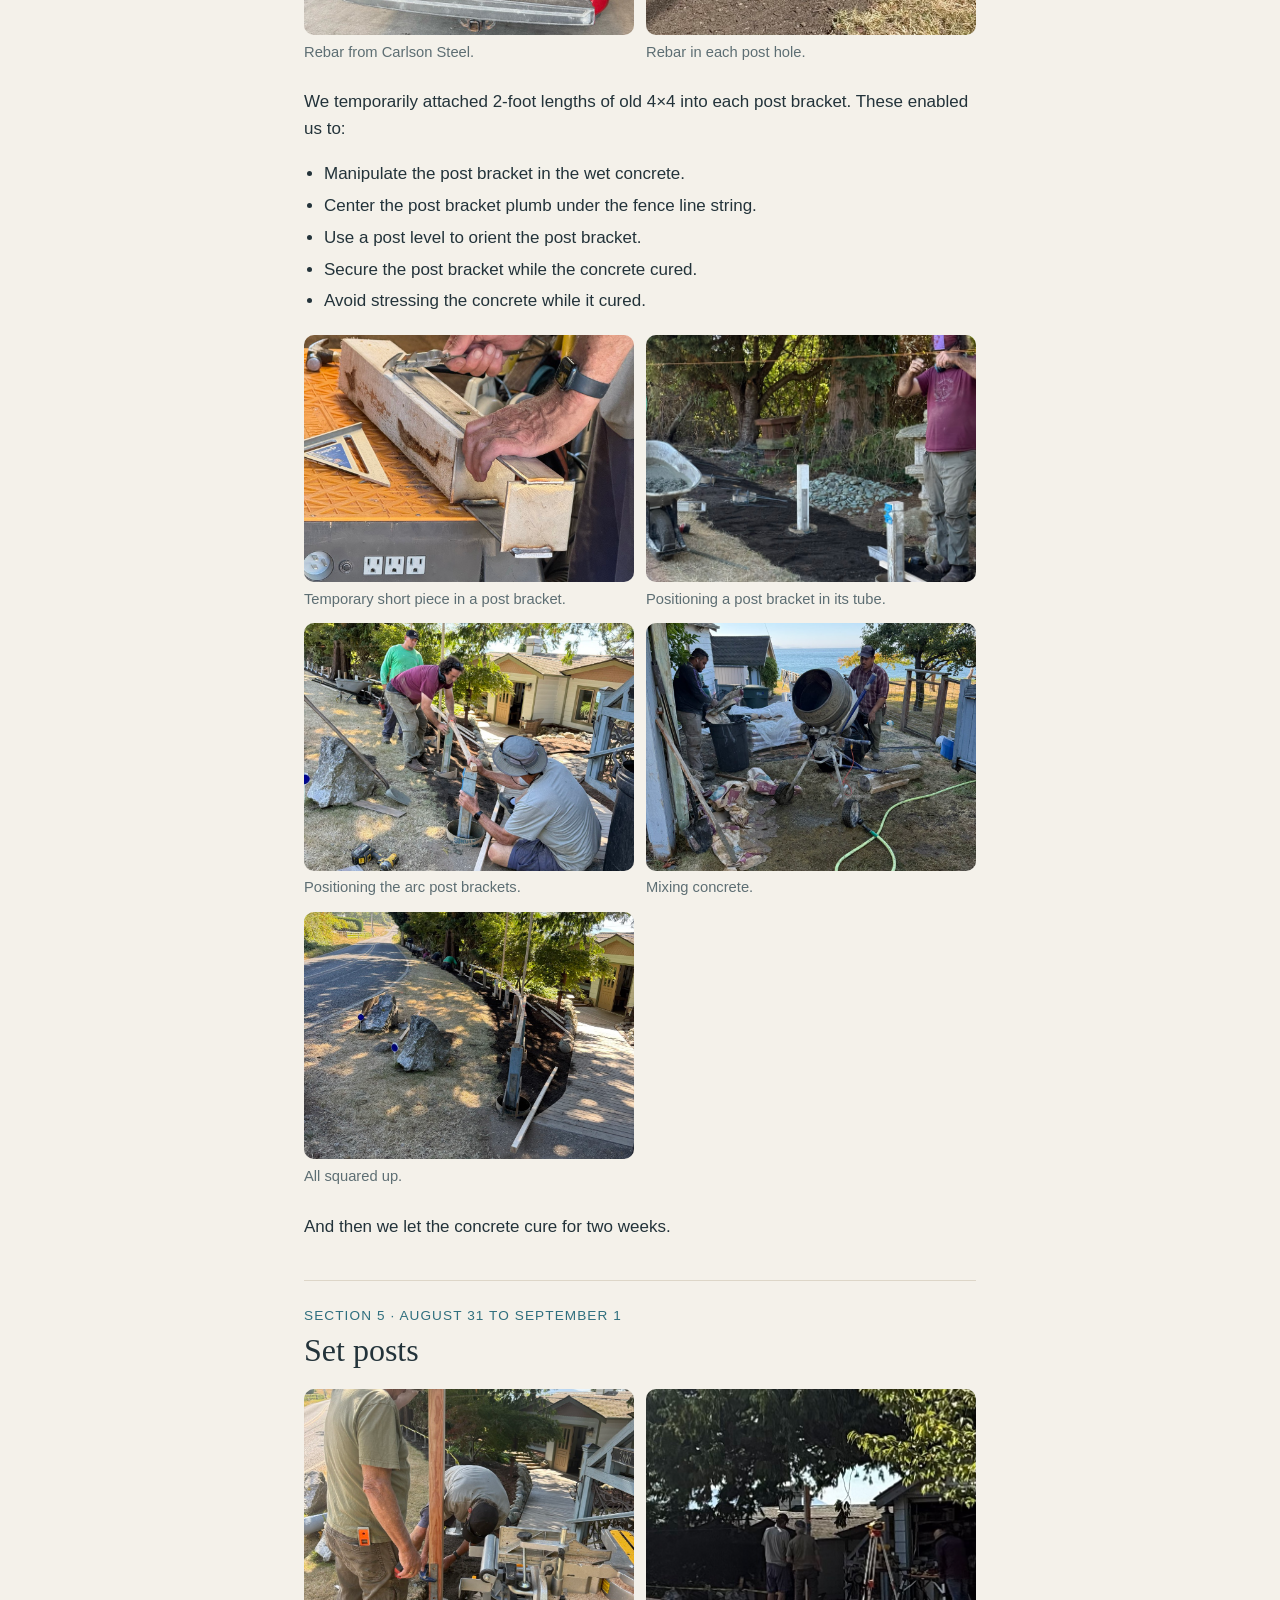
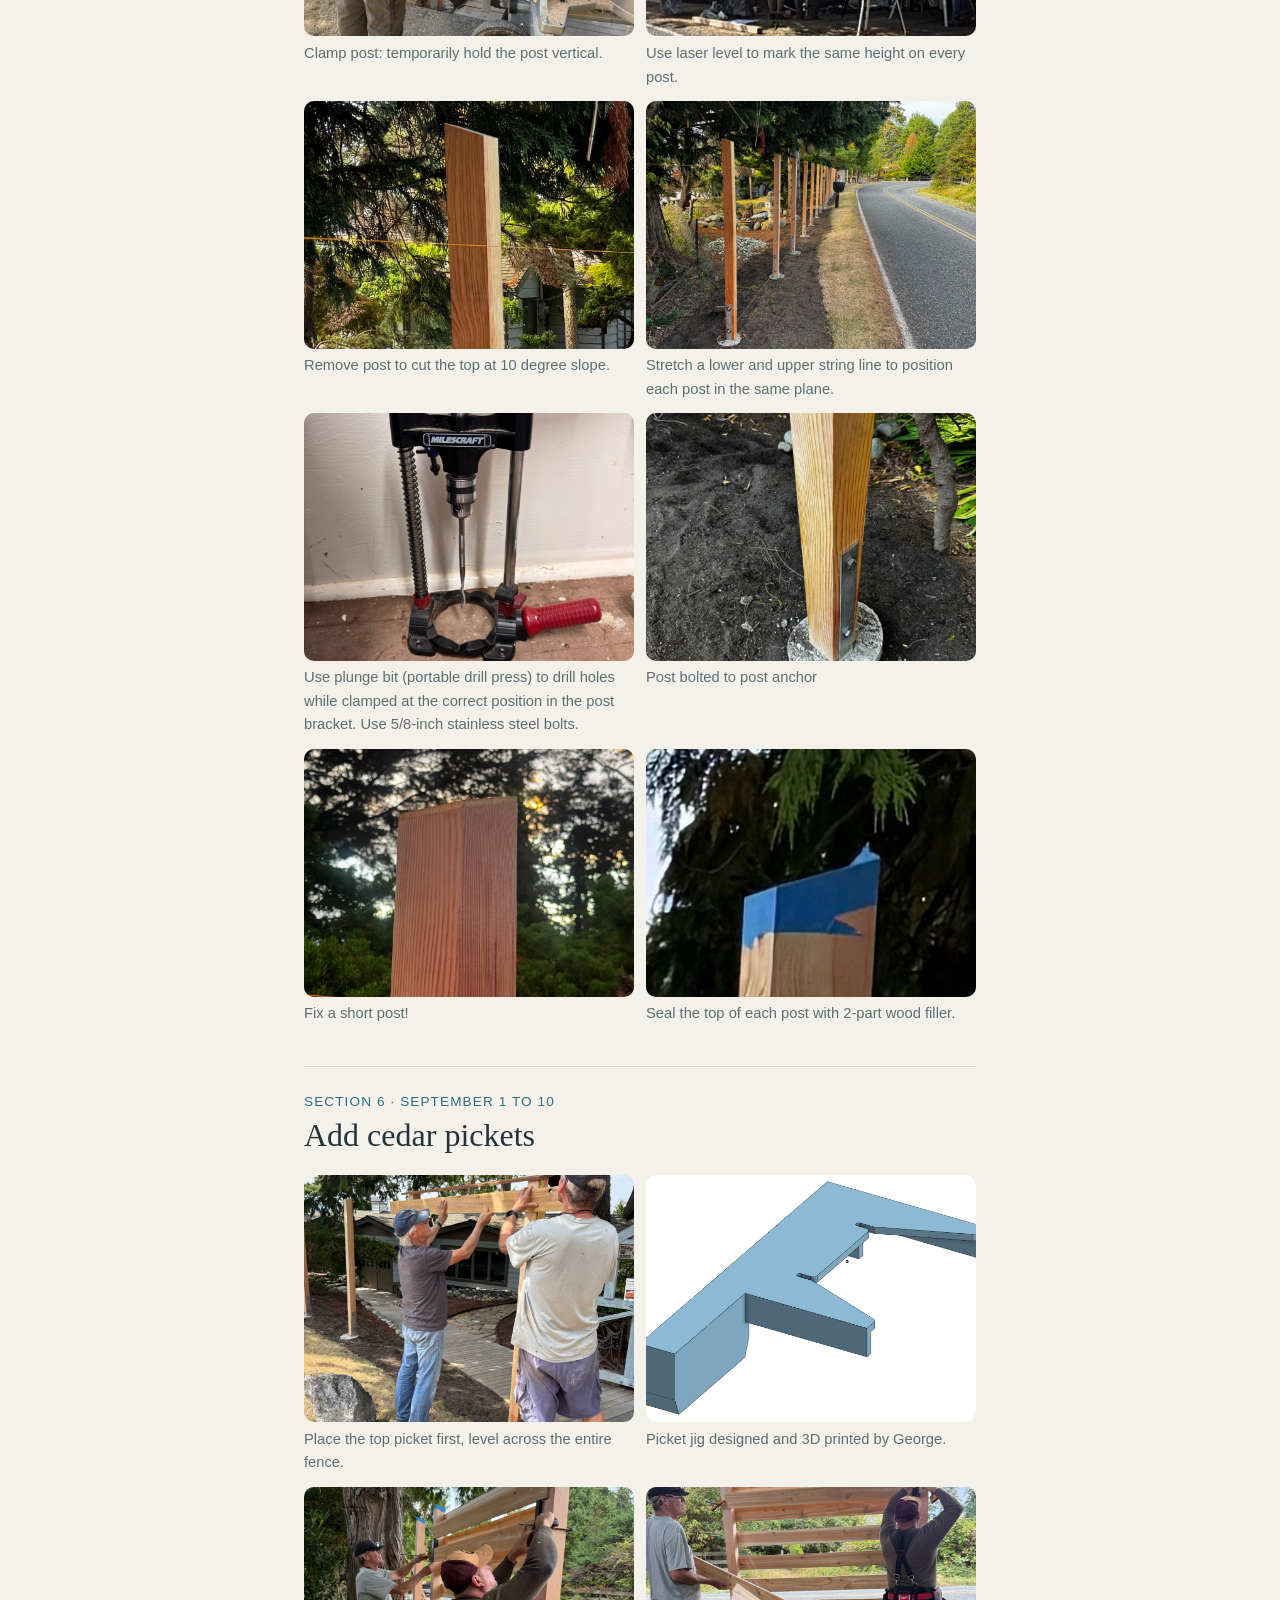
<file: site/projects/fence.html>
<!doctype html>
<html lang="en">
<head>
  <meta charset="utf-8">
  <meta name="viewport" content="width=device-width, initial-scale=1">
  <title>New Fence · Searenity on Lummi</title>
  <meta name="description" content="Replacing the old fence at Searenity on Lummi.">
  <link rel="stylesheet" href="../style.css">
</head>
<body>
  <header class="site-header">
    <a class="site-name" href="../">Searenity on Lummi</a>
    <nav><a href="../projects.html">← Projects</a></nav>
  </header>

  <main class="page story">
    <p class="kicker">Project</p>
    <h1>The new fence</h1>
    <p class="lead">Replacing the old fence at Searenity.</p>

    <nav class="toc" aria-label="Sections"><p>In this story</p><ol><li><a href="#background">Background</a></li><li><a href="#decision">Decision</a></li><li><a href="#demolition">Demolition</a></li><li><a href="#post-anchors">Post anchors</a></li><li><a href="#set-posts">Set posts</a></li><li><a href="#cedar-pickets">Add cedar pickets</a></li><li><a href="#top-rail">Top rail</a></li><li><a href="#gates">Gates</a></li><li><a href="#garage-door">Garage and garage door</a></li><li><a href="#finishing-up">Finishing up!</a></li></ol></nav>

    <section class="chapter" id="background"><p class="kicker">Section 1</p><h2>Background</h2>
<p>The existing fence was installed before we bought Searenity in 2015. It wasn’t in the best of shape, but it was straight and solid. It was also brown!</p>
<div class="photos"><figure><a href="../images/fence/old-fence-roadside.jpg"><img src="../images/fence/old-fence-roadside.jpg" width="1400" height="1050" loading="lazy" alt="The old red-brown board fence running along the road, with a moving trailer parked by the driveway."></a><figcaption>The fence along the road.</figcaption></figure><figure><a href="../images/fence/old-fence-gate.jpg"><img src="../images/fence/old-fence-gate.jpg" width="1400" height="1050" loading="lazy" alt="A man and a woman leaning over the old gray-green gate in the brown fence, with the water behind them."></a><figcaption>At the old gate.</figcaption></figure><figure><a href="../images/fence/old-fence-sale-pending.jpg"><img src="../images/fence/old-fence-sale-pending.jpg" width="1400" height="1050" loading="lazy" alt="A real estate sign marked Sale Pending in front of the long brown fence beside the road."></a><figcaption>Sale pending.</figcaption></figure></div>
<p>Within the first year, Jim painted the fence light blue to match the house.</p>
<div class="photos"><figure><a href="../images/fence/blue-fence.jpg"><img src="../images/fence/blue-fence.jpg" width="1050" height="1400" loading="lazy" style="object-position: center 30%" alt="The fence painted light blue along the road, under a flowering cherry tree, with a yellow curve sign on a pole beside it."></a><figcaption>Blue fence.</figcaption></figure></div>
<p>It was beginning to fail in places. The driveway gate was rotten and would not open and close properly, and it kept on decaying. Rotten fence boards would blow out in high winds; they were put back with baler twine and duct tape!</p>
<div class="photos"><figure><a href="../images/fence/rotting-gate-1.jpg"><img src="../images/fence/rotting-gate-1.jpg" width="1050" height="1400" loading="lazy" alt="The weathered gray-blue double driveway gate standing partly open, with the house and the water beyond."></a><figcaption>Rotting gate.</figcaption></figure><figure><a href="../images/fence/rotting-gate-2.jpg"><img src="../images/fence/rotting-gate-2.jpg" width="1050" height="1400" loading="lazy" alt="Close-up of the gate’s worn, split boards and sagging cross brace, looking toward the house."></a><figcaption>Rotting gate, up close.</figcaption></figure><figure><a href="../images/fence/blown-out-board.jpg"><img src="../images/fence/blown-out-board.jpg" width="1050" height="1400" loading="lazy" alt="A section of the light blue fence with a gap where one board is missing, rhododendron flowers showing over the top."></a><figcaption>Blown-out fence board.</figcaption></figure></div>
<p>The header boards were sagging. And a large cedar tree had grown to the point where it had lifted the fence and pushed it toward the road.</p>
<div class="photos"><figure><a href="../images/fence/broken-fence.jpg"><img src="../images/fence/broken-fence.jpg" width="1050" height="1400" loading="lazy" alt="The light blue driveway gate hanging crooked between its posts, under a leafy tree by the road."></a><figcaption>Broken fence.</figcaption></figure><figure><a href="../images/fence/header-failing.jpg"><img src="../images/fence/header-failing.jpg" width="1050" height="1400" loading="lazy" alt="A long run of light blue fence beneath a big tree, its top header boards dipping and uneven."></a><figcaption>Header failing.</figcaption></figure><figure><a href="../images/fence/sagging-header-missing-board.jpg"><img src="../images/fence/sagging-header-missing-board.jpg" width="1400" height="933" loading="lazy" alt="Street view of the light blue fence along the road, with a sagging header and a gap where a board is missing, under large trees."></a><figcaption>Sagging header and a missing board.</figcaption></figure></div>
<p>Posts were rotting and breaking in the wind, with entire sections falling.</p>
<div class="photos"><figure><a href="../images/fence/fence-failing.jpg"><img src="../images/fence/fence-failing.jpg" width="1400" height="1050" loading="lazy" alt="The yard behind the house, with stone steps and a big cedar, and the brown inside of the fence leaning out of line on the right."></a><figcaption>Fence failing.</figcaption></figure><figure><a href="../images/fence/broken-post-panel-falling.jpg"><img src="../images/fence/broken-post-panel-falling.jpg" width="1050" height="1400" loading="lazy" alt="The light blue fence along the road, with one section tipped over at an angle beside the mailbox."></a><figcaption>Broken post and panel falling.</figcaption></figure><figure><a href="../images/fence/failing-panel.jpg"><img src="../images/fence/failing-panel.jpg" width="1050" height="1400" loading="lazy" alt="The inside of the fence leaning badly, its weathered brown boards propped at the bottom with loose planks."></a><figcaption>Failing panel.</figcaption></figure></div>
<p class="punchline">It was time to rebuild the fence!</p>
</section>

    <section class="chapter" id="decision"><p class="kicker">Section 2</p><h2>Decision</h2>
<p>In June 2026, Trish, Verna, Sharon and Dave met at Searenity. We discussed the fence project and agreed to proceed. The objectives of the fence project were to build a fence that would:</p>
<ul>
  <li>appropriately adorn Searenity, one of the most awesome properties in the entire San Juan Islands.</li>
  <li>provide a visual barrier from the road. As cars come around the hard hairpin turn where N Nugent and W Shore meet, their headlights shine directly into the Searenity windows (Searenity is a bit of a fish bowl).</li>
  <li>withstand the high winds of winter storms.</li>
  <li>be reasonably maintenance-free.</li>
</ul>
<p>Our good friend and design/construction partner Steve Thomas was his normal talented self and had lots of good ideas and input. Conceptually, he encouraged us to look at a horizontal picket fence. His neighbor built one, and Steve recently built one for himself. The features of the design:</p>
<ul>
  <li>It creates a visual barrier.</li>
  <li>It leaves openings for the wind to pass through the fence.</li>
  <li>The horizontal pickets support themselves. There is no need for a support structure between the posts to hold up the pickets (and it is this support structure that often sags over time).</li>
  <li>It has a clean, attractive look.</li>
</ul>
<div class="photos"><figure><a href="../images/fence/steves-neighbors-fence.jpg"><img src="../images/fence/steves-neighbors-fence.jpg" width="1400" height="685" loading="lazy" alt="A gray horizontal picket fence of evenly spaced boards, with pink rhododendrons in front and greenery above."></a><figcaption>Steve’s neighbor’s fence.</figcaption></figure><figure><a href="../images/fence/steves-fence.jpg"><img src="../images/fence/steves-fence.jpg" width="1400" height="675" loading="lazy" alt="A natural wood horizontal picket fence partly hidden behind a leafy tree and tall grass."></a><figcaption>Steve’s fence.</figcaption></figure></div>
</section>

    <section class="chapter" id="demolition"><p class="kicker">Section 3 · August 17 and 18</p><h2>Demolition</h2>
<p>Removing the old fence was a joyous day. It was nice to remove the albatross it had become. First we recorded the height of the existing fence (7′ 10″).</p>
<div class="photos"><figure><a href="../images/fence/demo-recording-height.jpg"><img src="../images/fence/demo-recording-height.jpg" width="1050" height="1400" loading="lazy" alt="A yellow tape measure stretched from the ground to the top of a fence post on the old light blue fence."></a><figcaption>Recording the height of the existing fence.</figcaption></figure><figure><a href="../images/fence/demo-tearing-out.jpg"><img src="../images/fence/demo-tearing-out.jpg" width="1400" height="1050" loading="lazy" alt="Torn-out fence boards and posts piled on the ground by the driveway, with only a few posts still standing."></a><figcaption>Demo.</figcaption></figure><figure><a href="../images/fence/demo-helper-sam.jpg"><img src="../images/fence/demo-helper-sam.jpg" width="1400" height="1050" loading="lazy" alt="A boy crouched in the driveway working on a fence piece while two men take down a section of fence by the garage."></a><figcaption>Helper Sam.</figcaption></figure><figure><a href="../images/fence/demo-pickets.jpg"><img src="../images/fence/demo-pickets.jpg" width="1050" height="1400" loading="lazy" alt="Stacks of old fence pickets laid along the roadside while two men talk beside the bare posts."></a><figcaption>Pickets.</figcaption></figure></div>
<p>Some pickets were salvageable. We kept a few, but most were taken for future project use by Oscar and Charlie.</p>
<p>Posts were removed. Although many bottoms were rotten, most of the above-ground portion was in excellent condition. We saved these 4×6 treated wood posts for future projects.</p>
<div class="photos"><figure><a href="../images/fence/demo-post-removal.jpg"><img src="../images/fence/demo-post-removal.jpg" width="1050" height="1400" loading="lazy" alt="A man in a yellow cap and tool belt kneeling at the base of an old fence post, with a post puller and bar on the ground beside him."></a><figcaption>4×6 post removal.</figcaption></figure></div>
<figure class="video tall"><iframe src="https://www.youtube-nocookie.com/embed/yTlzxNm8ShU" title="Video: Post removal" loading="lazy" allow="accelerometer; encrypted-media; gyroscope; picture-in-picture; fullscreen" allowfullscreen></iframe><figcaption>Post removal.</figcaption></figure>
<figure class="video tall"><iframe src="https://www.youtube-nocookie.com/embed/1ZboKS1wUd8" title="Video: Removing concrete from post" loading="lazy" allow="accelerometer; encrypted-media; gyroscope; picture-in-picture; fullscreen" allowfullscreen></iframe><figcaption>Removing concrete from post.</figcaption></figure>
<div class="photos"><figure><a href="../images/fence/demo-progress.jpg"><img src="../images/fence/demo-progress.jpg" width="1400" height="1050" loading="lazy" alt="The curve of the road with the fence gone, piles of old boards on the shoulder by the West Shore Dr sign."></a><figcaption>Progress.</figcaption></figure><figure><a href="../images/fence/demo-more-pickets.jpg"><img src="../images/fence/demo-more-pickets.jpg" width="1400" height="1050" loading="lazy" alt="A large stack of old fence pickets and boards piled on the roadside beneath the West Shore Dr sign."></a><figcaption>More old pickets.</figcaption></figure></div>
<p>There was a 1-foot retaining wall made of bricks on the outside of the fence. We removed it and did not replace it in the new design.</p>
<div class="photos"><figure><a href="../images/fence/demo-brick-wall.jpg"><img src="../images/fence/demo-brick-wall.jpg" width="1050" height="1400" loading="lazy" alt="A man in a green shirt walking along the roadside strip, with the low brick retaining wall running along the right edge where the fence stood."></a><figcaption>Brick retaining wall.</figcaption></figure><figure><a href="../images/fence/demo-brick-removal.jpg"><img src="../images/fence/demo-brick-removal.jpg" width="1050" height="1400" loading="lazy" alt="A man in a green shirt loading old bricks into the back of a red SUV parked on the road shoulder."></a><figcaption>Brick removal.</figcaption></figure></div>
<figure class="video tall"><iframe src="https://www.youtube-nocookie.com/embed/S_ATVSD2BZY" title="Video: The end of the old fence" loading="lazy" allow="accelerometer; encrypted-media; gyroscope; picture-in-picture; fullscreen" allowfullscreen></iframe><figcaption>The End of the old fence!</figcaption></figure>
<p>A buried utility locate was done. The buried phone line was the biggest concern before digging new post holes.</p>
<div class="photos"><figure><a href="../images/fence/utility-locate.jpg"><img src="../images/fence/utility-locate.jpg" width="1050" height="1400" loading="lazy" alt="A utility locator in a high-visibility vest standing beside a white USIC pickup truck at the corner by the Nugent Rd sign."></a><figcaption>Buried utility locate.</figcaption></figure></div>
</section>

    <section class="chapter" id="post-anchors"><p class="kicker">Section 4 · August 19 to 21</p><h2>Post anchors</h2>
<p>The relevant criteria for the post anchors were:</p>
<ul>
<li>Spaced approximately 6 feet apart (center to center). We purchased 6-foot and 8-foot stringers: 6-foot where the post spacing was less than 6 feet, and 8-foot where it was more than 6 feet.</li>
<li>We did not want to use treated wood posts, since they would be visible in the fence design. So the posts are 4×4 Douglas fir. The only issue is that Douglas fir will rot if buried in soil. So metal anchors were cemented in the ground and the posts were connected to the anchors, keeping the wood completely out of the ground.</li>
<li>We had the complexity of the large cedar tree close to the road. We explored a number of options, but decided to have the fence butt up to the tree on both sides, integrating the tree as part of the fence wall.</li>
</ul>
<ul>
<li>The first step was to bury 10-inch diameter concrete form tubes 2.5 feet in the ground. We hand-dug the holes, positioned the tubes, and filled around them with compacted soil.</li>
<li>We stretched a line the length of the fence and, at 6-foot intervals, hung a plumb bob from the string to find the center of each post location.</li>
<li>The 6-foot interval was approximate, given some rocks that needed to be considered, the tree that needed to be worked with, and the gate in the middle of the fence for access from the road to the yard, particularly for propane tank filling. We wanted this gate in the same position as the previous gate, as there were landscape features that worked with this location. The critical part was that the posts were all precisely in line with each other; the distance between posts could vary (within reason).</li>
<li>The majority of the fence is straight and parallel with the road. However, the 6 posts closest to the garage gently arc as the road begins to turn. We used a jig made of 8-foot 2×2s to simulate the 6-foot picket lengths in an arc pattern, to locate the positions of the posts within the arc.</li>
<li>The tubes needed to be close (within 1 to 2 inches) to “perfect.” The positioning of the post bracket inside the tube when the concrete was added needed to be “perfect.”</li>
</ul>
<div class="photos"><figure><a href="../images/fence/fence-lines-at-cedar.jpg"><img src="../images/fence/fence-lines-at-cedar.jpg" width="1108" height="1400" loading="lazy" alt="Close-up of the big cedar trunk with two strings: one stretched straight across in front of it and one looped around it, with concrete form tubes set in the soil on either side."></a><figcaption>Two lines: one for the center of the fence, intersecting the tree.</figcaption></figure><figure><a href="../images/fence/plumb-bob.jpg"><img src="../images/fence/plumb-bob.jpg" width="1050" height="1400" loading="lazy" alt="Beside the big cedar, one man holds a plumb bob from the stretched string while another bends down and sprays a paint mark on the ground below it."></a><figcaption>Plumb bob from locating line to mark hole for tube.</figcaption></figure><figure><a href="../images/fence/digging-tube-hole.jpg"><img src="../images/fence/digging-tube-hole.jpg" width="1050" height="1400" loading="lazy" alt="A worker in a green shirt digging a deep, narrow post hole with a long-handled shovel, right beside the roots of the cedar."></a><figcaption>Digging the holes.</figcaption></figure><figure><a href="../images/fence/tubes-straight-section.jpg"><img src="../images/fence/tubes-straight-section.jpg" width="1050" height="1400" loading="lazy" alt="Looking along the roadside, a row of round concrete form tubes set flush in freshly raked soil, running in a straight line past the cedar."></a><figcaption>Tubes along the straight part of the fence.</figcaption></figure><figure><a href="../images/fence/arc-jig.jpg"><img src="../images/fence/arc-jig.jpg" width="1050" height="890" loading="lazy" alt="Long 2×2 boards laid end to end in a gentle curve along freshly dug soil toward the garage, with concrete form tubes set beside them, as the road bends away to the right."></a><figcaption>2×2 jig to locate post positions in the arc.</figcaption></figure></div>
<p class="punchline">Time for concrete and post brackets!</p>
<p>Concrete-set fence post brackets are commercially available. But this fence will be subject to strong 60 to 80 mph winds, and the commercially available brackets did not clamp very high up the sides of the posts (less than 1 foot). This did not seem enough, particularly given the 6.5-foot-high posts and fence wall we were building. So we designed our own, and George’s business, Industrial Fabrication Co., drafted and fabricated 32 of them for us.</p>
<figure class="wide"><a href="../images/fence/post-stand-drawing.jpg"><img src="../images/fence/post-stand-drawing.jpg" width="2000" height="1294" loading="lazy" alt="Engineering drawing of the fence post stand: two 24-inch stainless steel side plates, each with two bolt holes, joined by two flat plates, shown from the side, the front and in a 3D view. The title block reads Fence Post Stands, quantity 32."></a><figcaption>Post stands.</figcaption></figure>
<p>These were made from stainless steel to resist rust, given the salt spray from the ocean. The two bolt holes are ¾ inch. We used ⅝-inch stainless bolts to attach the posts.</p>
<p>Reinforcement bar (rebar) went into each hole, surrounding the post stand. The rebar was cut and shaped for us at Carlson Steel in Bellingham.</p>
<div class="photos"><figure><a href="../images/fence/rebar-carlson-steel.jpg"><img src="../images/fence/rebar-carlson-steel.jpg" width="985" height="1400" loading="lazy" alt="The open back of a red pickup inside a steel warehouse, loaded with straight lengths of rebar and two coils of bent rebar."></a><figcaption>Rebar from Carlson Steel.</figcaption></figure><figure><a href="../images/fence/rebar-in-post-hole.jpg"><img src="../images/fence/rebar-in-post-hole.jpg" width="1400" height="726" loading="lazy" alt="A rebar cage of four straight bars tied to two round hoops, lying on the ground beside a concrete form tube set in raked soil."></a><figcaption>Rebar in each post hole.</figcaption></figure></div>
<p>We temporarily attached 2-foot lengths of old 4×4 into each post bracket. These enabled us to:</p>
<ul>
<li>Manipulate the post bracket in the wet concrete.</li>
<li>Center the post bracket plumb under the fence line string.</li>
<li>Use a post level to orient the post bracket.</li>
<li>Secure the post bracket while the concrete cured.</li>
<li>Avoid stressing the concrete while it cured.</li>
</ul>
<div class="photos"><figure><a href="../images/fence/temp-4x4-in-bracket.jpg"><img src="../images/fence/temp-4x4-in-bracket.jpg" width="1050" height="1400" loading="lazy" alt="Hands bolting a short length of old 4×4 into a stainless steel post bracket on a workbench."></a><figcaption>Temporary short piece in a post bracket.</figcaption></figure><figure><a href="../images/fence/positioning-bracket-in-tube.jpg"><img src="../images/fence/positioning-bracket-in-tube.jpg" width="1400" height="1378" loading="lazy" alt="A man checking the fence line string while post brackets, each holding a short 4×4, stand in their form tubes, with a wheelbarrow of concrete nearby."></a><figcaption>Positioning a post bracket in its tube.</figcaption></figure><figure><a href="../images/fence/positioning-arc-brackets.jpg"><img src="../images/fence/positioning-arc-brackets.jpg" width="1050" height="1400" loading="lazy" alt="Three men setting post brackets with short 4×4s into form tubes along the curve near the garage, using long boards as braces."></a><figcaption>Positioning the arc post brackets.</figcaption></figure><figure><a href="../images/fence/mixing-concrete.jpg"><img src="../images/fence/mixing-concrete.jpg" width="1050" height="1400" loading="lazy" alt="Two workers at a portable concrete mixer in the yard, with bags of concrete and a hose, and the water beyond."></a><figcaption>Mixing concrete.</figcaption></figure><figure><a href="../images/fence/all-squared-up.jpg"><img src="../images/fence/all-squared-up.jpg" width="1050" height="1400" loading="lazy" alt="Looking along the roadside: a straight row of post brackets with short 4×4s set in concrete, each braced with a board, running past the cedar."></a><figcaption>All squared up.</figcaption></figure></div>
<p>And then we let the concrete cure for two weeks.</p>
</section>

    <section class="chapter" id="set-posts"><p class="kicker">Section 5 · August 31 to September 1</p><h2>Set posts</h2>
<div class="photos"><figure><a href="../images/fence/clamp-post.jpg"><img src="../images/fence/clamp-post.jpg" width="1050" height="1400" loading="lazy" alt="A man holding a new fence post upright and clamping it to its bracket at the base, while another man kneels beside it, with a mitre saw on a stand and the house beyond."></a><figcaption>Clamp post: temporarily hold the post vertical.</figcaption></figure><figure><a href="../images/fence/laser-level.jpg"><img src="../images/fence/laser-level.jpg" width="669" height="562" loading="lazy" alt="A laser level on a tripod in the shade of the trees, while two men mark a new post by the shed and a third man works at a saw table."></a><figcaption>Use laser level to mark the same height on every post.</figcaption></figure><figure><a href="../images/fence/cut-top-of-post.jpg"><img src="../images/fence/cut-top-of-post.jpg" width="1009" height="979" loading="lazy" alt="The top of a new cedar post cut on a slope, with an orange string line crossing it, cedar branches and the house behind."></a><figcaption>Remove post to cut the top at 10 degree slope.</figcaption></figure><figure><a href="../images/fence/string-line.jpg"><img src="../images/fence/string-line.jpg" width="1050" height="1400" loading="lazy" alt="A row of new posts bolted into their brackets along the roadside, lined up with a string near the ground, under the big cedar."></a><figcaption>Stretch a lower and upper string line to position each post in the same plane.</figcaption></figure><figure><a href="../images/fence/plunge-bit.jpg"><img src="../images/fence/plunge-bit.jpg" width="1050" height="1400" loading="lazy" alt="A cordless drill mounted in a portable drill press stand, with a long drill bit, standing on a workshop floor."></a><figcaption>Use plunge bit (portable drill press) to drill holes while clamped at the correct position in the post bracket. Use 5/8-inch stainless steel bolts.</figcaption></figure><figure><a href="../images/fence/post-bolted.jpg"><img src="../images/fence/post-bolted.jpg" width="1050" height="1400" loading="lazy" alt="The base of a new wooden post standing on its round concrete footing, held by a steel bracket fastened through the post with two bolts."></a><figcaption>Post bolted to post anchor</figcaption></figure><figure><a href="../images/fence/fix-short-post.jpg"><img src="../images/fence/fix-short-post.jpg" width="1050" height="1400" loading="lazy" alt="Looking up at the sloped top of a new post against the trees, with an orange string line crossing it."></a><figcaption>Fix a short post!</figcaption></figure><figure><a href="../images/fence/seal-post.jpg"><img src="../images/fence/seal-post.jpg" width="315" height="231" loading="lazy" alt="The sloped top of a post wrapped in blue tape for sealing, against dark cedar branches."></a><figcaption>Seal the top of each post with 2-part wood filler.</figcaption></figure></div>
</section>

    <section class="chapter" id="cedar-pickets"><p class="kicker">Section 6 · September 1 to 10</p><h2>Add cedar pickets</h2>
<div class="photos"><figure><a href="../images/fence/first-picket.jpg"><img src="../images/fence/first-picket.jpg" width="1050" height="1400" loading="lazy" alt="Two men holding a wide cedar board across the tops of two new posts by the driveway, under the big cedar, with the house behind."></a><figcaption>Place the top picket first, level across the entire fence.</figcaption></figure><figure><a href="../images/fence/picket-jig.jpg"><img src="../images/fence/picket-jig.jpg" width="1400" height="933" loading="lazy" alt="A computer drawing of a blue plastic jig: a long bar with two angled arms and slots for holding pickets."></a><figcaption>Picket jig designed and 3D printed by George.</figcaption></figure><figure><a href="../images/fence/using-jig.jpg"><img src="../images/fence/using-jig.jpg" width="1050" height="1400" loading="lazy" alt="Two men fastening horizontal cedar pickets between new posts along the road, with black spacing jigs clamped between the boards and a stack of pickets in front."></a><figcaption>Using jigs to accurately space the gap between pickets.</figcaption></figure><figure><a href="../images/fence/jig-to-drill.jpg"><img src="../images/fence/jig-to-drill.jpg" width="1050" height="1400" loading="lazy" alt="A man drilling through a black jig held against a cedar picket at the top of the new fence, while another man brings over more pickets past a pile of cleared brush."></a><figcaption>Using jigs to place screws in the same places on every picket.</figcaption></figure><figure><a href="../images/fence/sort-pickets.jpg"><img src="../images/fence/sort-pickets.jpg" width="1050" height="1400" loading="lazy" alt="A large stack of new cedar pickets on the gravel beside the driveway, with more boards laid across the top and a man leaning on a gate nearby."></a><figcaption>Sorting pickets, using the best for the road side.</figcaption></figure><figure><a href="../images/fence/adding-pickets.jpg"><img src="../images/fence/adding-pickets.jpg" width="1050" height="1400" loading="lazy" alt="Two men kneeling to fasten the lowest pickets on a finished stretch of horizontal cedar fence, while a third works at the top of the next post under a Japanese maple."></a><figcaption>And so it went, adding lots of pickets.</figcaption></figure><figure><a href="../images/fence/picket-cutter.jpg"><img src="../images/fence/picket-cutter.jpg" width="1050" height="1400" loading="lazy" alt="A man in ear protection measuring at a mitre saw on a wheeled stand, with a pile of cut cedar picket ends on the ground below."></a><figcaption>Master picket cutter!</figcaption></figure><figure><a href="../images/fence/more-pickets.jpg"><img src="../images/fence/more-pickets.jpg" width="1050" height="1400" loading="lazy" alt="Three men by the roadside at a long stretch of new horizontal cedar fence under the trees, with a work stand, a ladder, and the road curving away."></a><figcaption>Charlie, Oscar, and Ceasar adding pickets!</figcaption></figure><figure><a href="../images/fence/tree.jpg"><img src="../images/fence/tree.jpg" width="1050" height="1400" loading="lazy" alt="Seen from across the road: the big cedar trunk standing in a gap in the new fence, with blue tape marking where the pickets stop on either side and a hand raised in the foreground."></a><figcaption>How to integrate the tree?</figcaption></figure><figure><a href="../images/fence/options.jpg"><img src="../images/fence/options.jpg" width="1050" height="1400" loading="lazy" alt="Four men holding cedar boards up against the posts beside the big cedar tree, trying out how the fence should meet the trunk."></a><figcaption>Lots of options (and opinions)</figcaption></figure><figure><a href="../images/fence/like-1.jpg"><img src="../images/fence/like-1.jpg" width="1050" height="1400" loading="lazy" alt="Two men admiring the finished fence where it meets the big cedar, one resting his hand on the pickets, with the sun shining through the branches."></a><figcaption>Steve likes it.</figcaption></figure><figure><a href="../images/fence/like-2.jpg"><img src="../images/fence/like-2.jpg" width="1050" height="1400" loading="lazy" alt="A smiling man and woman each with a hand on the cedar trunk, standing in front of the new fence on either side of the tree."></a><figcaption>So do Sharon and Dave.</figcaption></figure><figure><a href="../images/fence/like-3.jpg"><img src="../images/fence/like-3.jpg" width="1050" height="1400" loading="lazy" alt="One man kneeling to finish the bottom pickets by the cedar while another stands watching from the roadside, a blue bucket on the grass."></a><figcaption>And also Charlie.</figcaption></figure><figure><a href="../images/fence/arc.jpg"><img src="../images/fence/arc.jpg" width="1050" height="1400" loading="lazy" alt="Looking along the finished fence from its end post: the horizontal cedar pickets sweep around a smooth curve and run on beside the road under the trees."></a><figcaption>The arc!</figcaption></figure></div>
</section>

    <section class="chapter" id="top-rail"><p class="kicker">Section 7 · September 6 to 10</p><h2>Top rail</h2>
<p>We added a decorative top rail across the entire fence. We chose Iron Wood (sometimes called Epay) due to its hardness and strength. It is a 1-inch thick layer, on its flat side, and the expectation is it will not sag.</p>
<p>Iron Wood is a tropical hardwood from Central and South America. It is so dense that it sinks in water, and it naturally resists rot and insects, so it can last for decades outdoors without treatment. Left unfinished, it weathers to a silver-grey.</p>
<div class="photos"><figure><a href="../images/fence/ironwood-lengths.jpg"><img src="../images/fence/ironwood-lengths.jpg" width="1400" height="1050" loading="lazy" alt="A long, thin ironwood top rail laid across the tops of the fence posts, bridging the gap where the propane gate will go, with a ladder beside the fence and trees behind."></a><figcaption>Iron Wood in 18 ft lengths to span three 6 ft sections</figcaption></figure><figure><a href="../images/fence/ironwood-arc.jpg"><img src="../images/fence/ironwood-arc.jpg" width="1050" height="1400" loading="lazy" alt="A man on a stepladder lifting a short piece of dark ironwood to the top of the curving cedar fence, with another ladder, more ironwood, and drills on the grass."></a><figcaption>Iron wood around the arc</figcaption></figure><figure><a href="../images/fence/fence-with-top-rail.jpg"><img src="../images/fence/fence-with-top-rail.jpg" width="1400" height="1050" loading="lazy" alt="The cedar fence along the road with a thin dark ironwood rail running along its top, a black mailbox in front, and tall evergreens behind."></a><figcaption>Fence with top rail</figcaption></figure></div>
</section>

    <section class="chapter" id="gates"><p class="kicker">Section 8 · September 8 to 12</p><h2>Gates</h2>
<p>There are three gates needed:</p>
<ul>
<li>A double door gate, wide enough to drive a vehicle through to the north side of the garage. This was made to look identical to the fence.</li>
<li>A single door gate toward the south side of the fence as an access primarily for having the propane tank filled. This was made to look identical to the fence.</li>
<li>A main entrance gate at the top of the ramp. This gate is being metal fabricated by Duncan McLean, a “metal artist” who lives on Lummi and has made other artistic gates on the island. This will be completed in early 2027.</li>
</ul>
<p>To build the “fence like gates” we had George and Industrial Fabrication Co fabricate custom fence brackets (pic below) that would hold 2×4 frame pieces together, made from stainless steel, and include an anchor point for the adjustable strength cable.</p>
<div class="photos"><figure><a href="../images/fence/gate-corner-brackets.jpg"><img src="../images/fence/gate-corner-brackets.jpg" width="1400" height="1131" loading="lazy" alt="A hand-drawn sketch on graph paper of an L-shaped corner bracket with 12-inch arms, screw holes, and a half-inch hole at the corner, with notes for #10 screws, width, thickness, stainless steel, and quantity 12."></a><figcaption>Custom corner brackets</figcaption></figure><figure><a href="../images/fence/gate-fabricating.jpg"><img src="../images/fence/gate-fabricating.jpg" width="1050" height="1400" loading="lazy" alt="A man measuring diagonally across a large wooden gate frame held together with metal corner brackets, with stacks of lumber, a cottage, and the water beyond."></a><figcaption>Charlie making a gate</figcaption></figure><figure><a href="../images/fence/gate-assembly.jpg"><img src="../images/fence/gate-assembly.jpg" width="1050" height="1400" loading="lazy" alt="Two men fastening horizontal cedar boards to a gate frame with black corner brackets, one standing and one kneeling, with the water and trees beyond."></a><figcaption>Gate assembly with brackets and before cable</figcaption></figure><figure><a href="../images/fence/propane-access-door.jpg"><img src="../images/fence/propane-access-door.jpg" width="1050" height="1400" loading="lazy" alt="Two men fitting a gate frame into an opening in the cedar fence, with a blue cable strung diagonally across it, tools on the grass, and the garden and water beyond."></a><figcaption>Propane access gate</figcaption></figure><figure><a href="../images/fence/propane-gate-finished.jpg"><img src="../images/fence/propane-gate-finished.jpg" width="1050" height="1400" loading="lazy" alt="The finished cedar gate swung open from inside the yard, showing its horizontal boards and frame, with the road beyond and evergreen branches overhead."></a><figcaption>Finished propane access gate - steel cable included</figcaption></figure><figure><a href="../images/fence/dual-gate-finished.jpg"><img src="../images/fence/dual-gate-finished.jpg" width="1050" height="1400" loading="lazy" alt="A closed pair of wide cedar gates across a gravel driveway, matching the horizontal-board fence beside them, with a latch and drop rod where the two gates meet."></a><figcaption>Finished dual driveway gate</figcaption></figure><figure><a href="../images/fence/gate-locking-pins.jpg"><img src="../images/fence/gate-locking-pins.jpg" width="1375" height="1400" loading="lazy" alt="Close-up of where the two driveway gates meet, each with a steel drop rod lowered into a sleeve set in the gravel, and a diagonal steel cable with a turnbuckle behind the boards."></a><figcaption>Locking pin for each gate into buried pin for strong wind protection. Steel gate strengthening cable visible</figcaption></figure></div>
</section>

    <section class="chapter" id="garage-door"><p class="kicker">Section 9 · September 9</p><h2>Garage and garage door</h2>
<p>Part of the garage exterior wall was unfinished.</p>
<div class="photos"><figure><a href="../images/fence/unfinished-garage.jpg"><img src="../images/fence/unfinished-garage.jpg" width="1400" height="1050" loading="lazy" alt="The side of the garage by the road, with painted siding above and an unfinished lower wall of bare plywood and exposed framing, beside a tree and a pile of old fence boards."></a><figcaption>The unfinished section of the garage</figcaption></figure><figure><a href="../images/fence/add-siding.jpg"><img src="../images/fence/add-siding.jpg" width="1400" height="1050" loading="lazy" alt="A man fitting new horizontal wood siding along the lower wall of the garage, under a leafy tree, with the road and a garage door company's truck beyond."></a><figcaption>Add siding</figcaption></figure></div>
<p>We hired Overhead Door Company to replace the old, dangerous, almost impossible to open, dented, ugly garage door with a simple, metal, paintable, rollup door.</p>
<div class="photos"><figure><a href="../images/fence/old-garage-door.jpg"><img src="../images/fence/old-garage-door.jpg" width="1400" height="1050" loading="lazy" alt="The old pale grey metal garage door, dented and worn, on the front of the garage, with leaf shadows across it and lumber stacked beside the building."></a><figcaption>The old door</figcaption></figure><figure><a href="../images/fence/garage-door-install.jpg"><img src="../images/fence/garage-door-install.jpg" width="1400" height="1050" loading="lazy" alt="The garage seen from the road with its old door still in place, a garage door company's pickup truck parked alongside, and new door panels leaning on the grass."></a><figcaption>Starting the install</figcaption></figure><figure><a href="../images/fence/haul-out-old-door.jpg"><img src="../images/fence/haul-out-old-door.jpg" width="1050" height="1400" loading="lazy" alt="A man walking the old metal garage door, tipped on its edge, out of the garage onto the driveway, showing its rusty braced back."></a><figcaption>Remove old door</figcaption></figure><figure><a href="../images/fence/new-garage-door.jpg"><img src="../images/fence/new-garage-door.jpg" width="1050" height="1400" loading="lazy" alt="The new white panelled garage door in place on the garage, with a man on a ladder working at the eave beside it and the old door lying on the ground."></a><figcaption>New door installed</figcaption></figure><figure><a href="../images/fence/finished-garage.jpg"><img src="../images/fence/finished-garage.jpg" width="1050" height="1400" loading="lazy" alt="The finished garage painted sage green with dark green trim, the new panelled garage door painted to match, and the cedar fence meeting the garage at the right."></a><figcaption>Finished and painted</figcaption></figure></div>
</section>

    <section class="chapter" id="finishing-up"><p class="kicker">Section 10</p><h2>Finishing up!</h2>
<div class="photos"><figure><a href="../images/fence/hidden-door.jpg"><img src="../images/fence/hidden-door.jpg" width="1400" height="1050" loading="lazy" alt="The finished horizontal cedar fence running along the curving road under tall cedar trees, with no gate visible in its length."></a><figcaption>Which section is the propane access door??</figcaption></figure><figure><a href="../images/fence/street-view.jpg"><img src="../images/fence/street-view.jpg" width="1400" height="1050" loading="lazy" alt="The finished horizontal cedar fence seen from across the road, running along the roadside below tall evergreens, with a black mailbox in front of it."></a><figcaption>Another view</figcaption></figure><figure><a href="../images/fence/gates-finished.jpg"><img src="../images/fence/gates-finished.jpg" width="1400" height="1050" loading="lazy" alt="The finished cedar fence from the road at the corner, with the closed driveway gates at right, the garage in the middle, and the fence continuing along the curve at left."></a><figcaption>Gates</figcaption></figure></div>
</section>

    <p class="note">More of the fence story is coming soon.</p>
  </main>

  <footer class="site-footer">Published by Loeppky</footer>
</body>
</html>
</file>
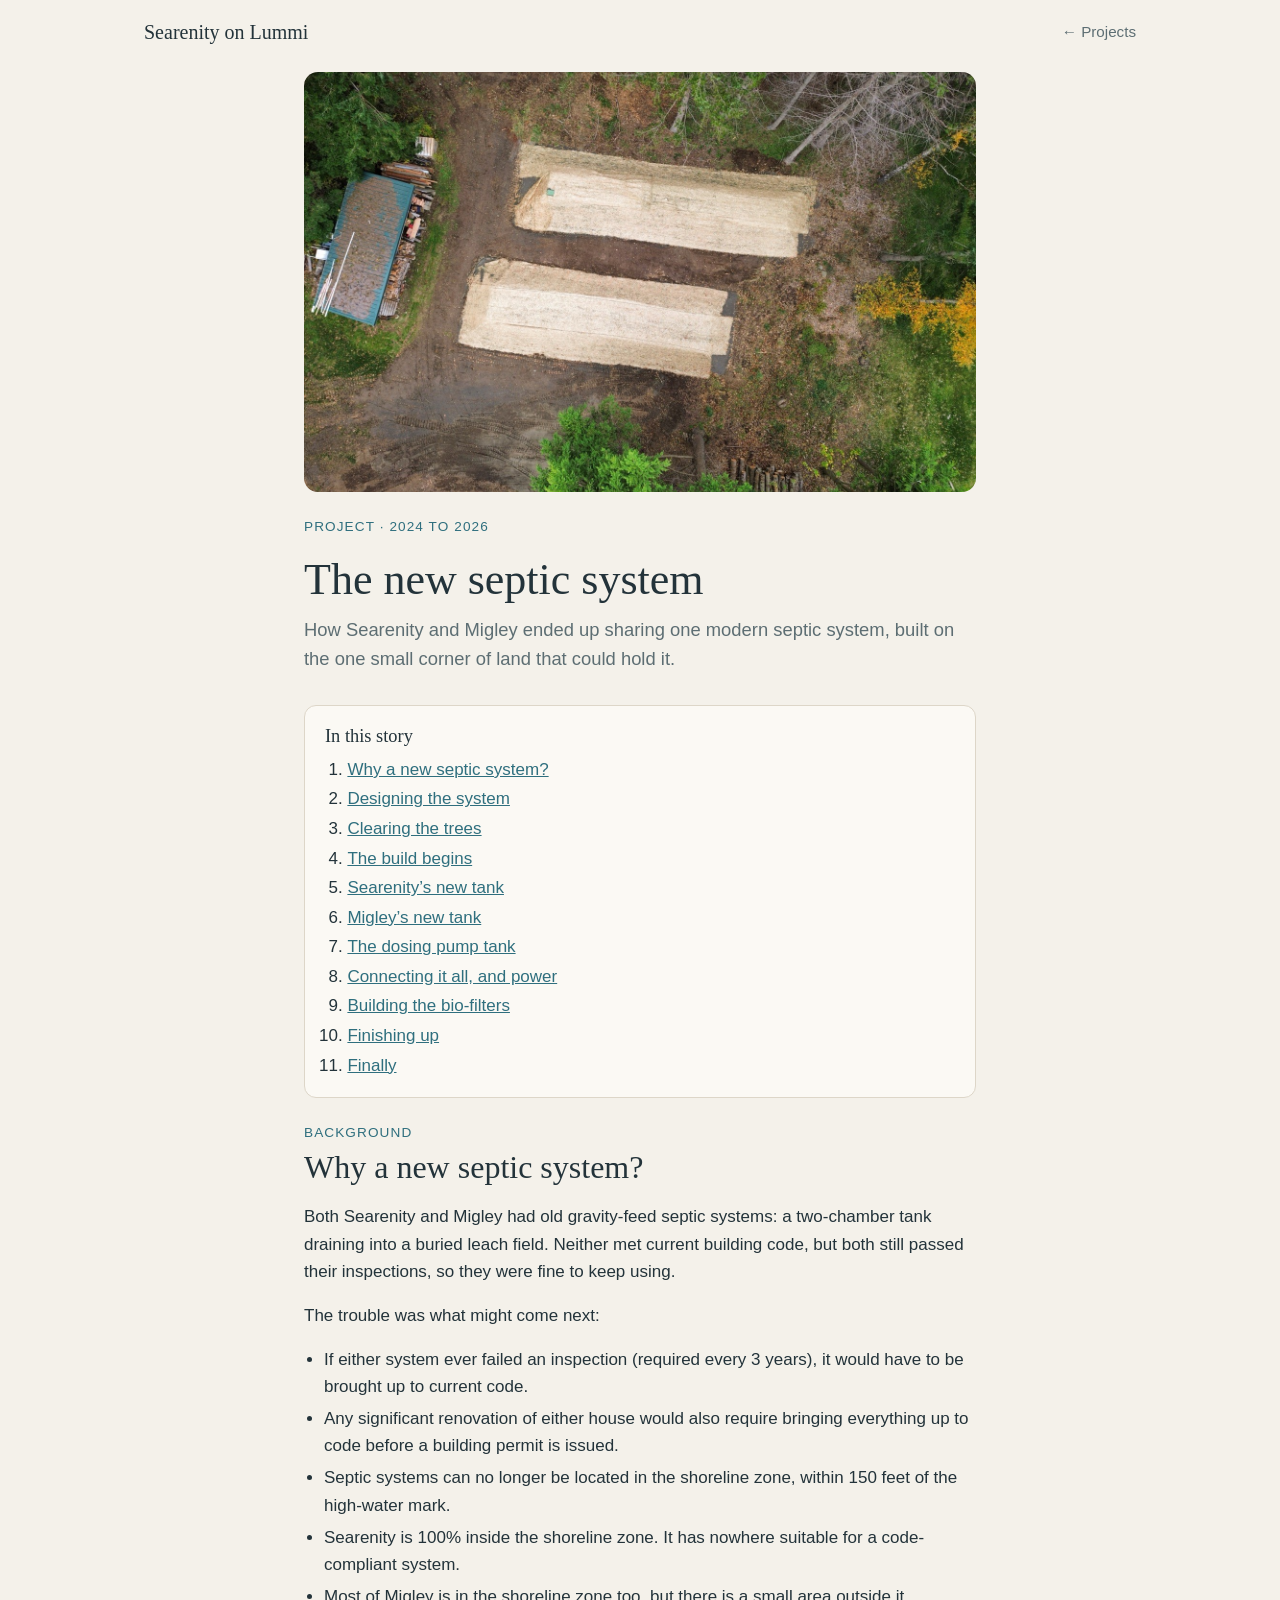
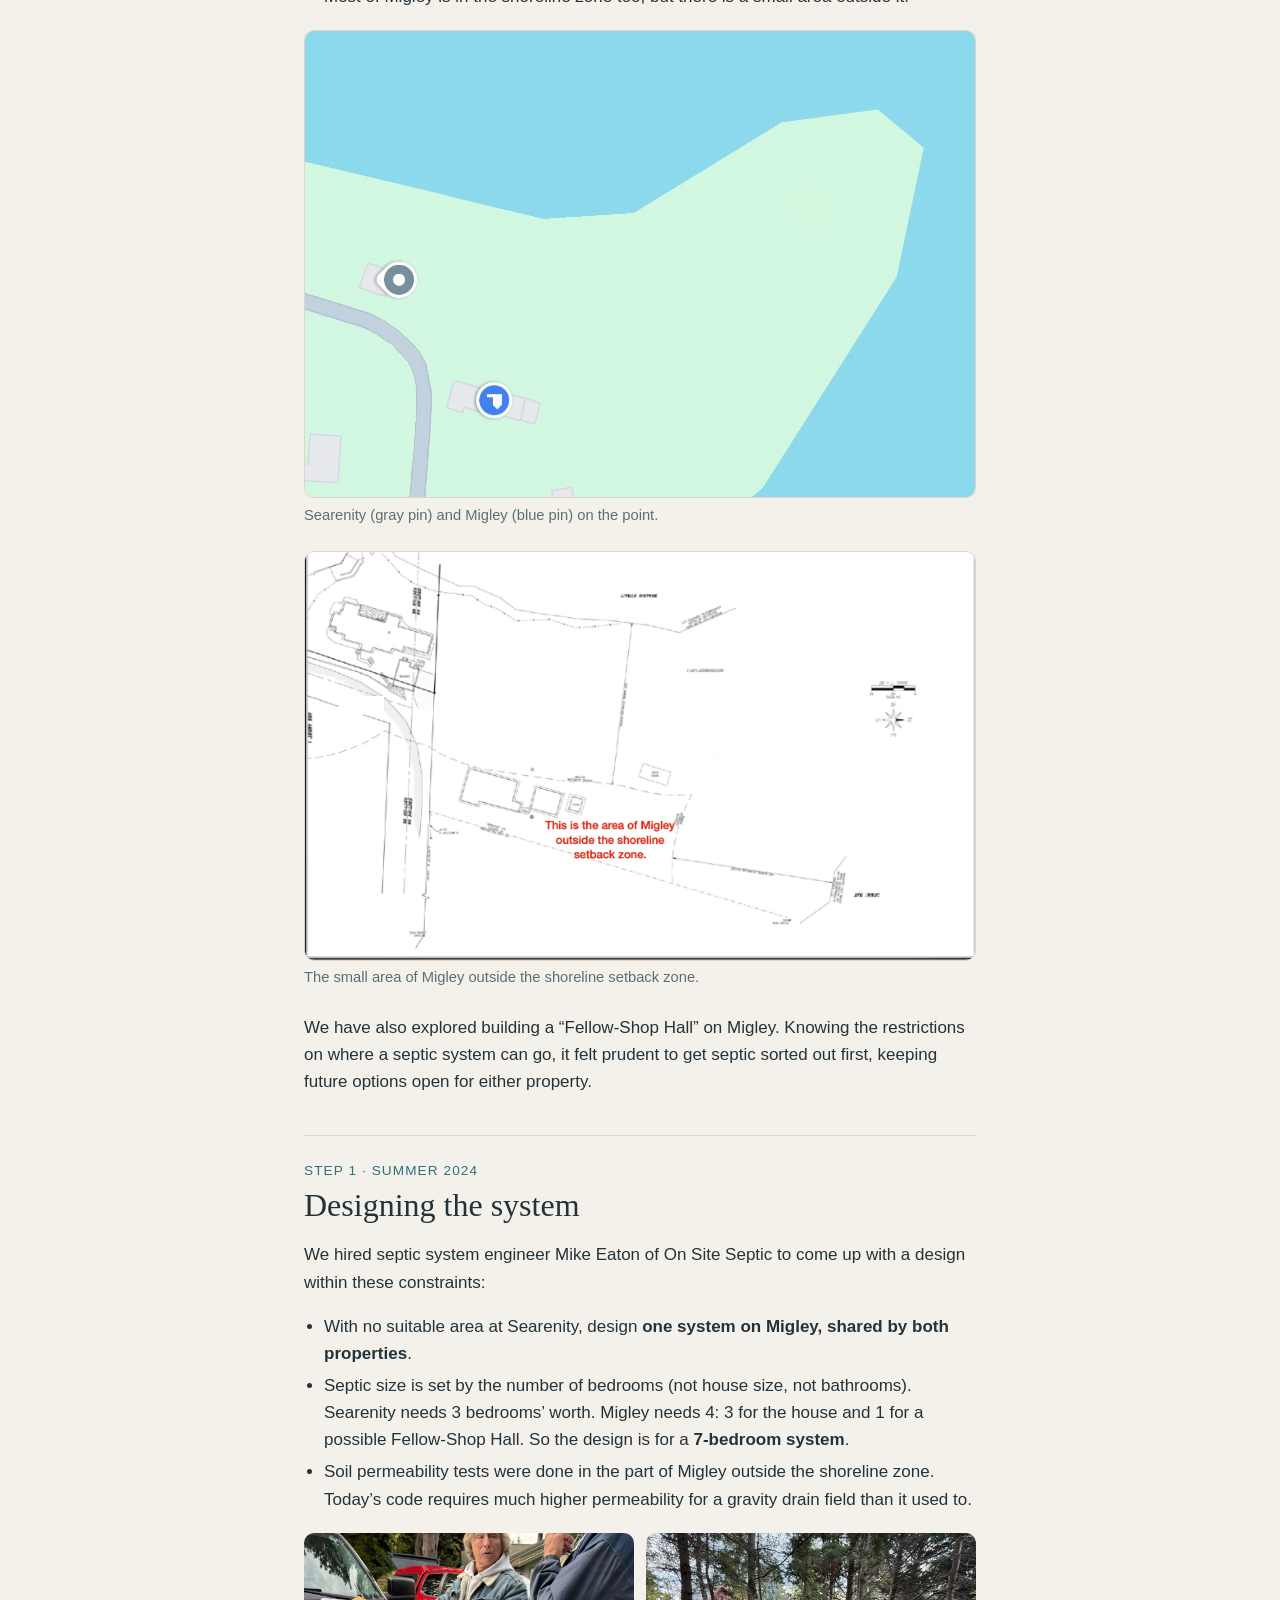
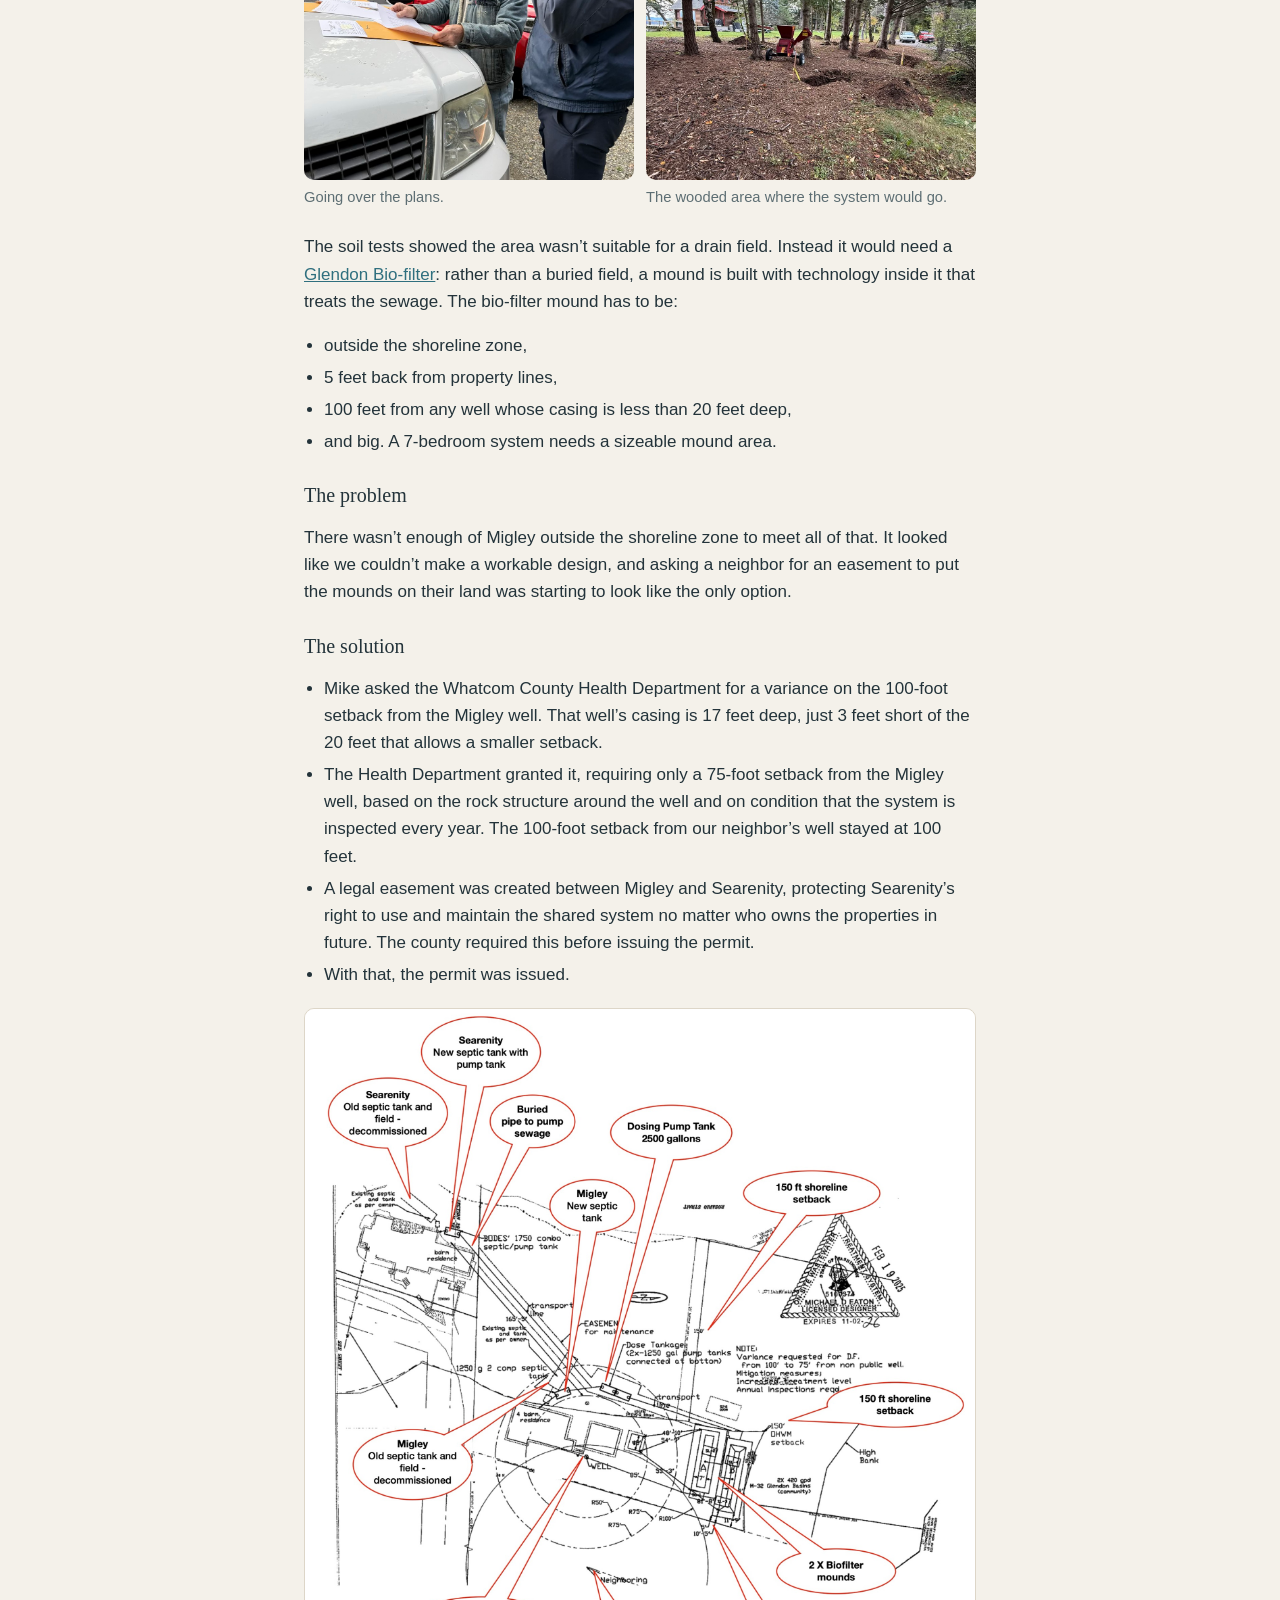
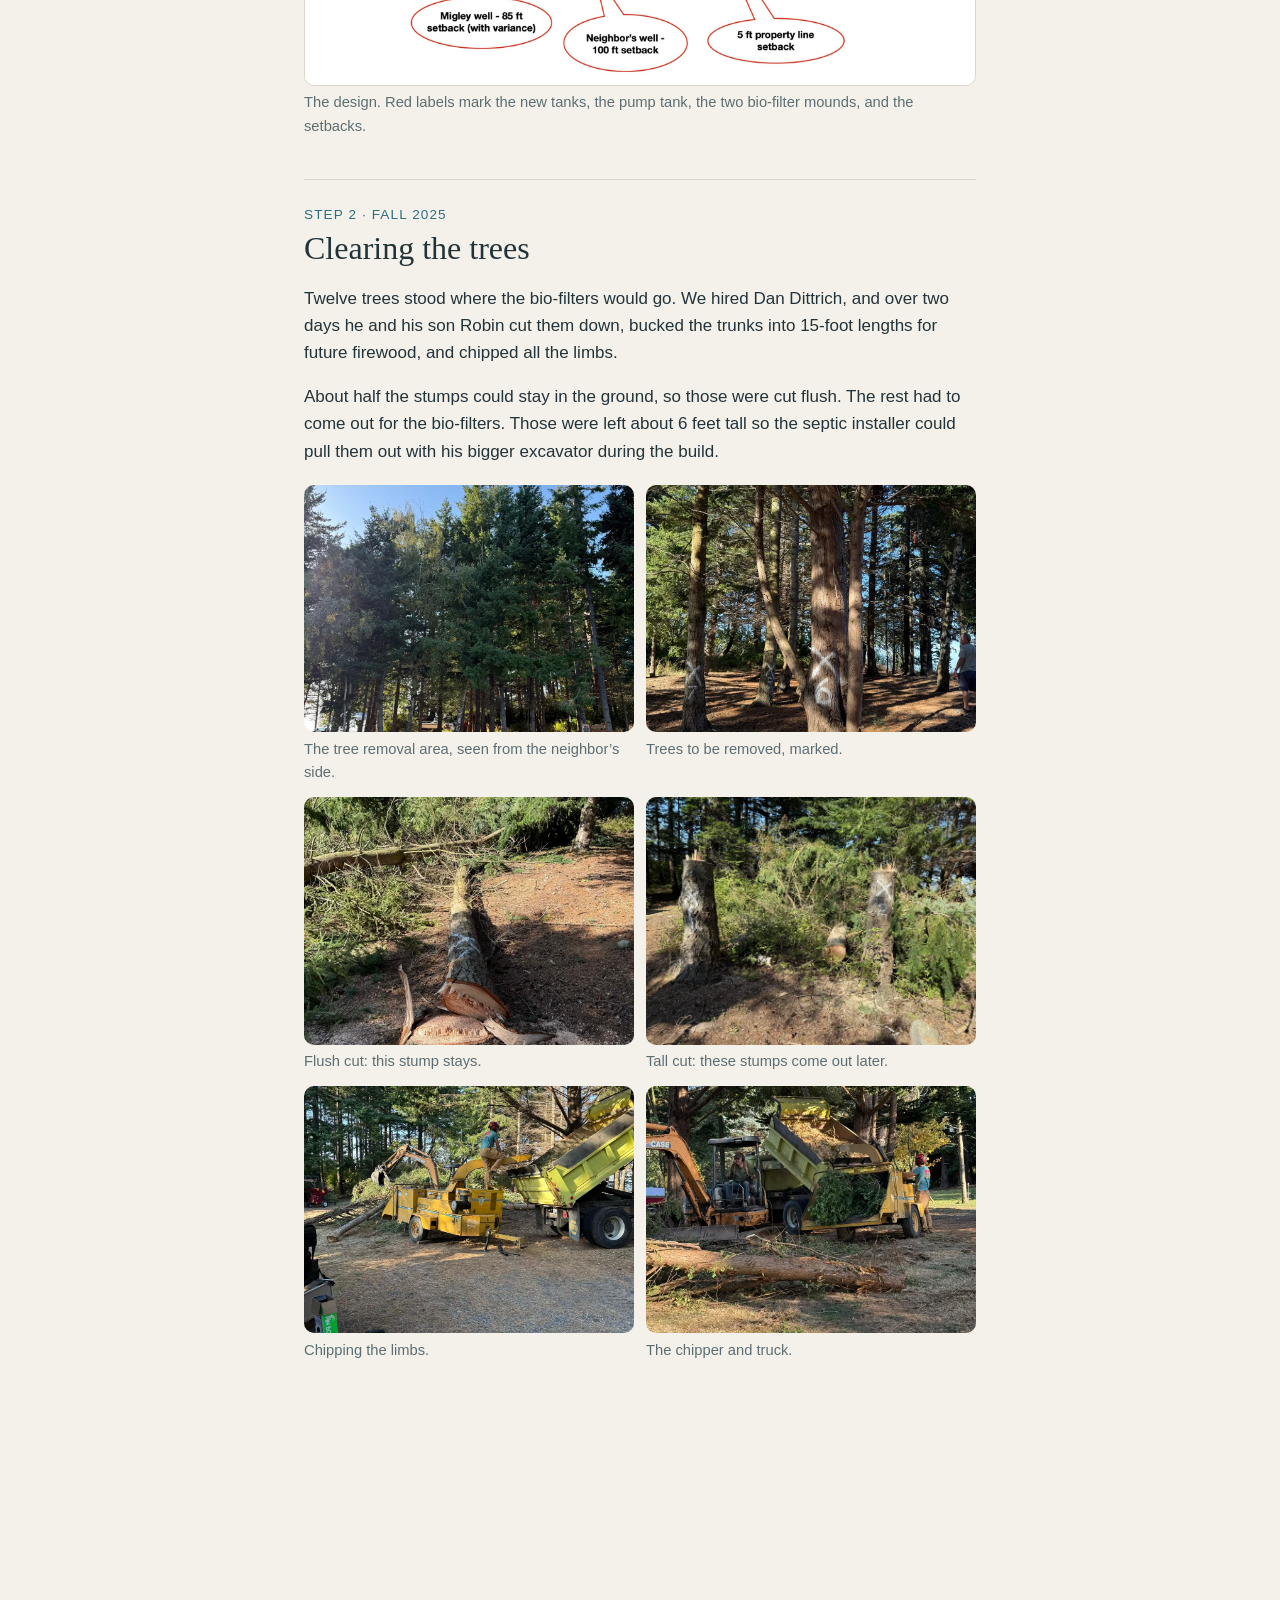
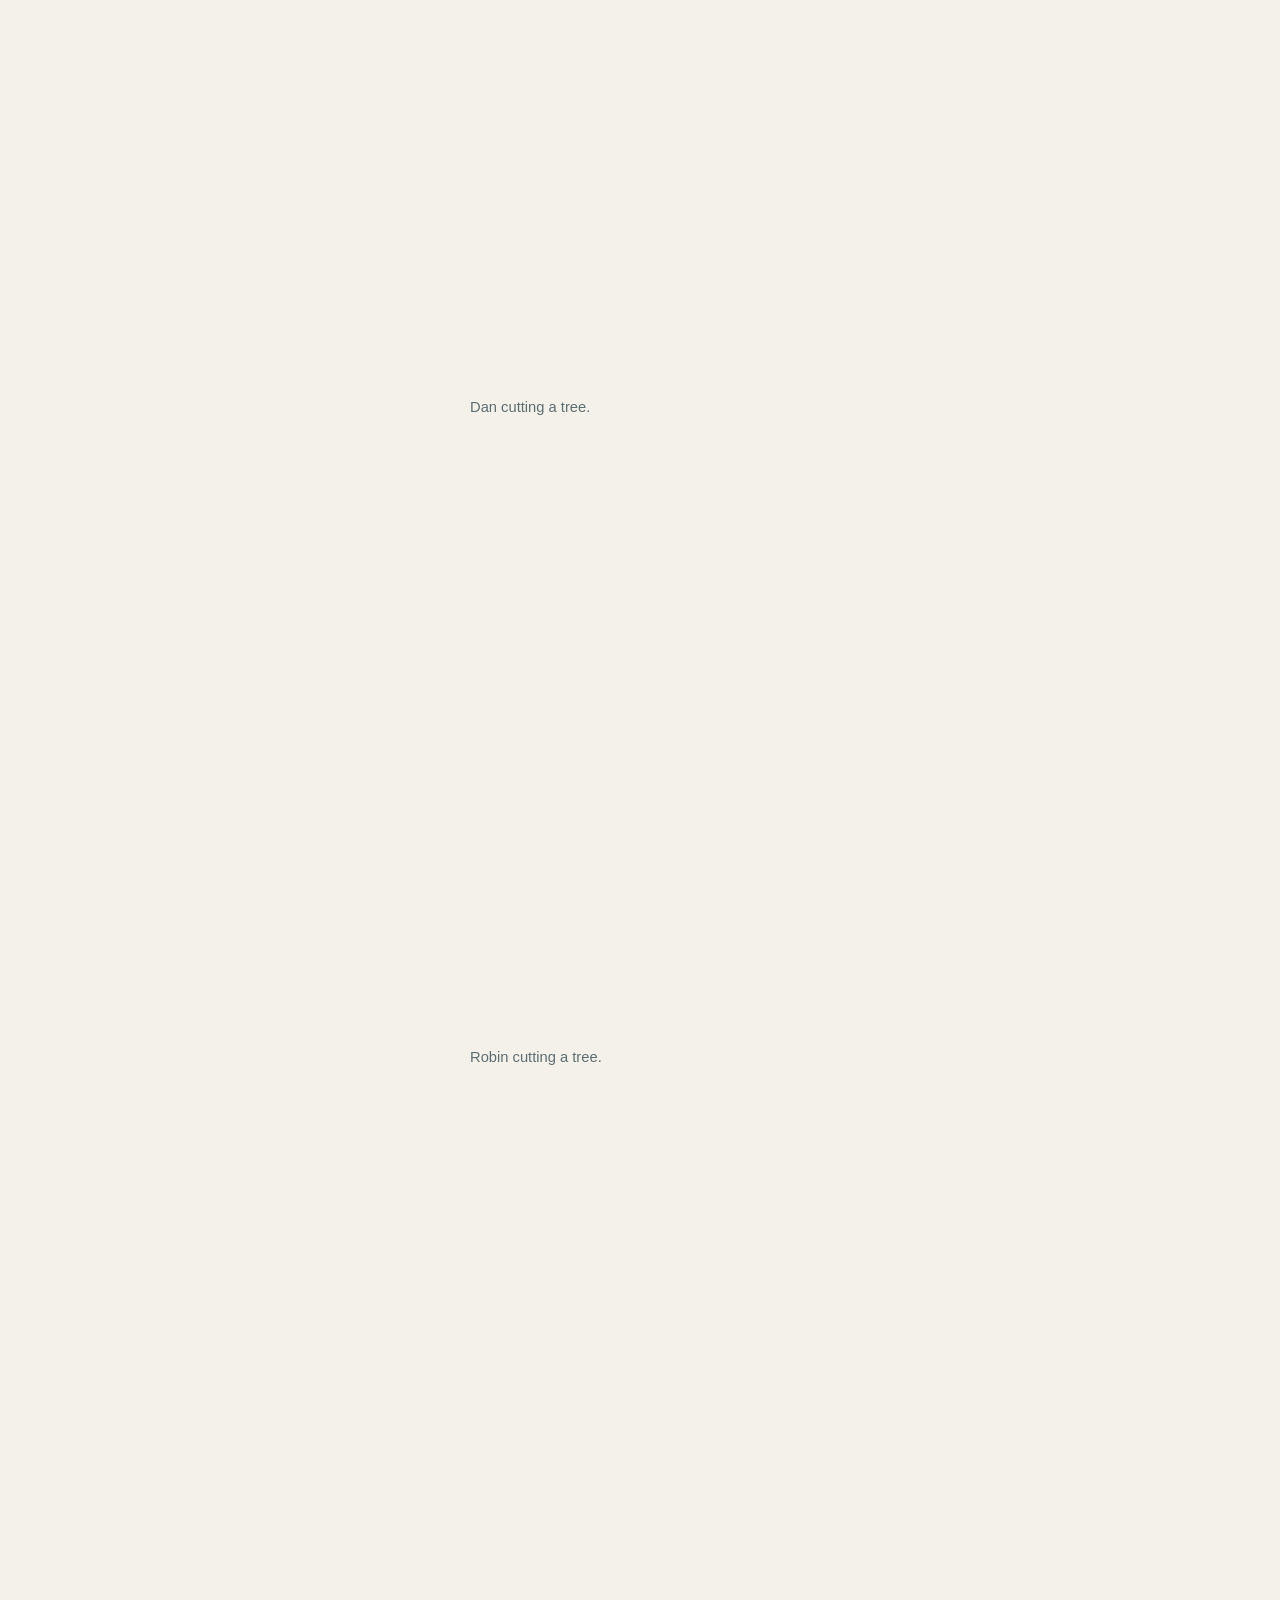
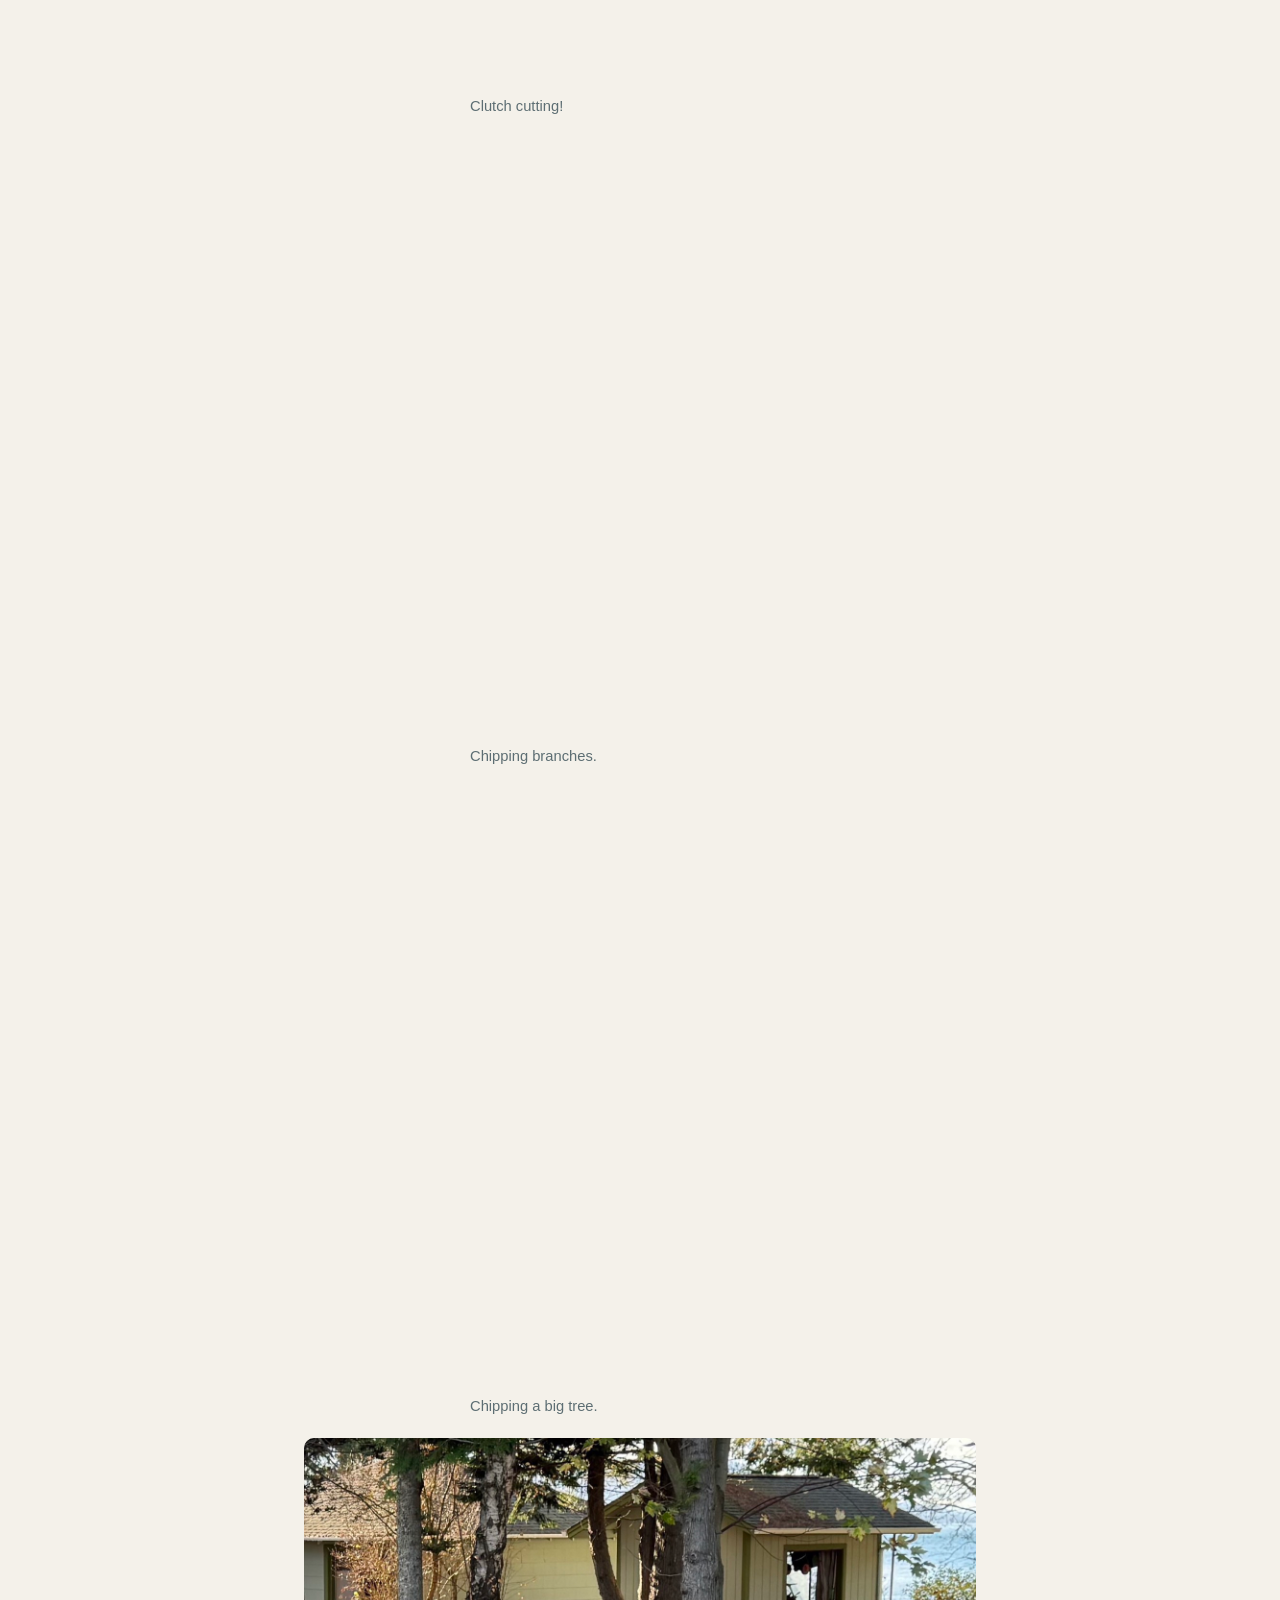
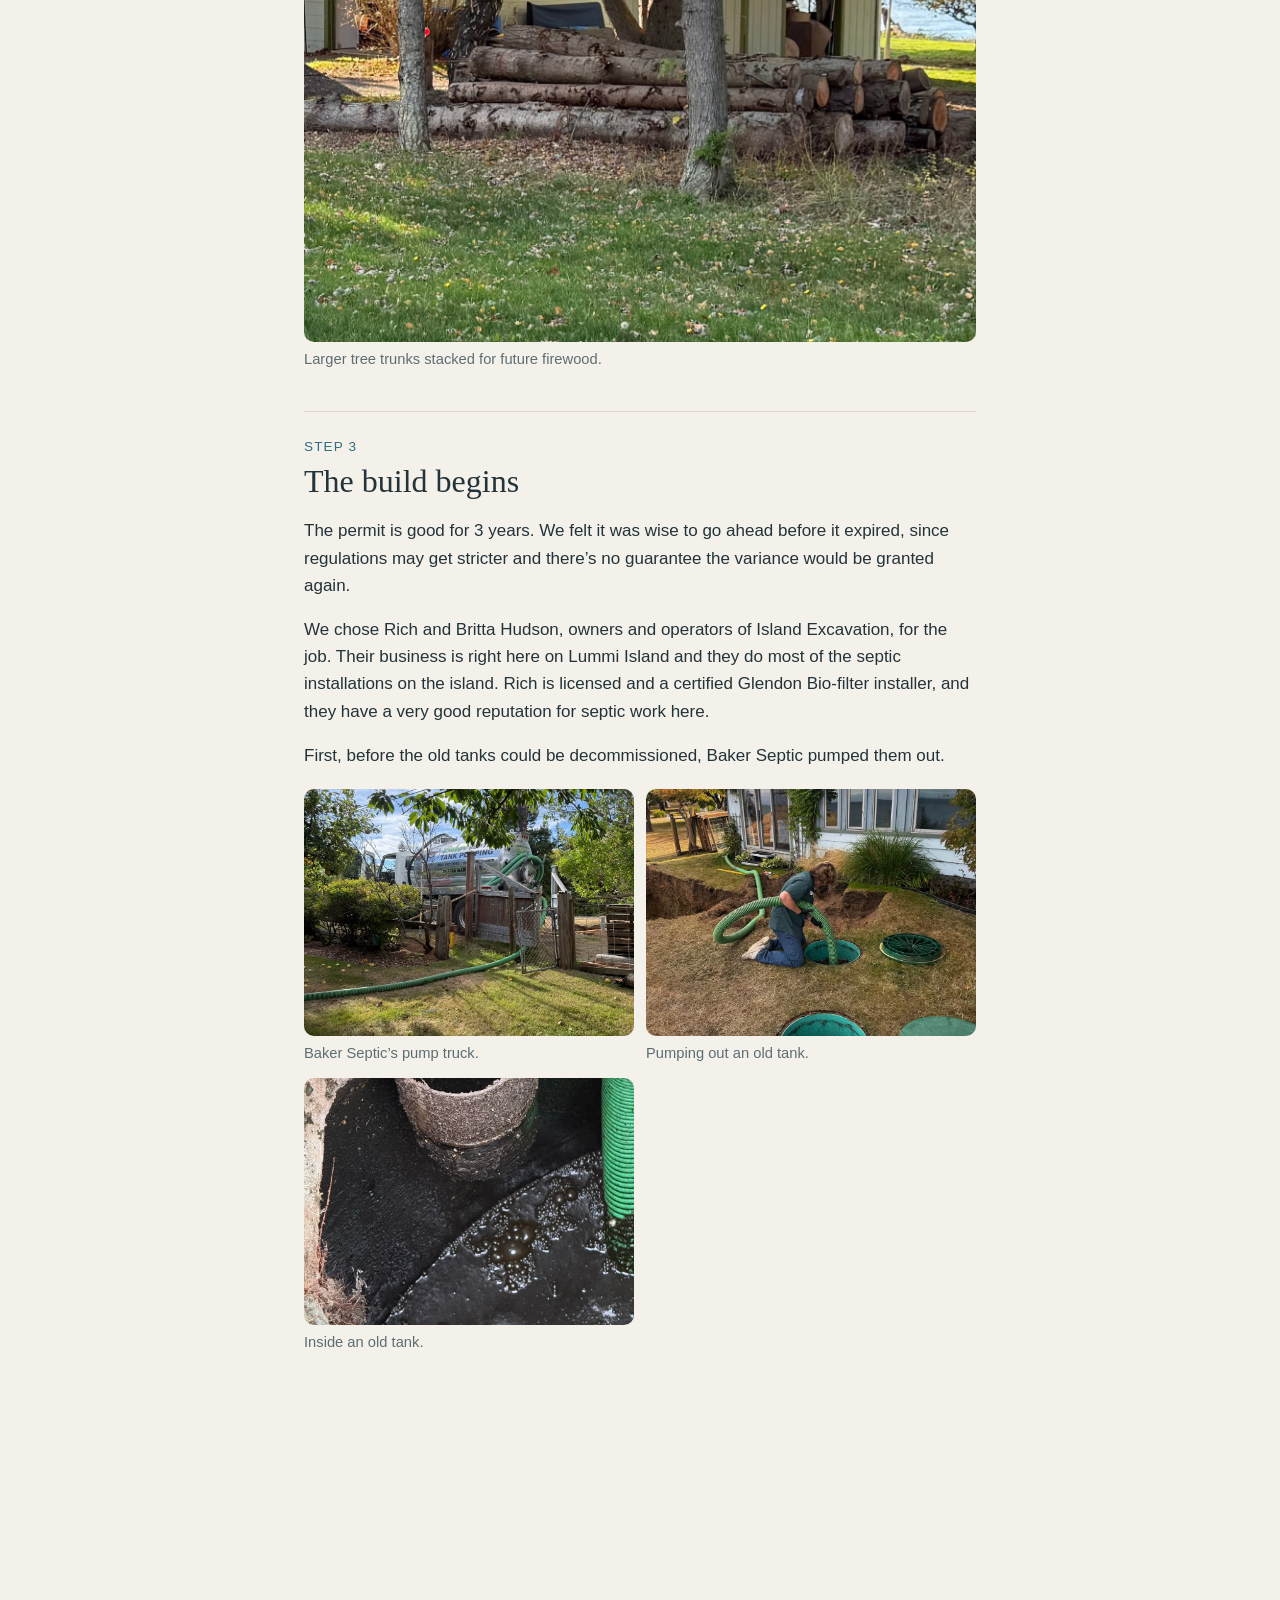
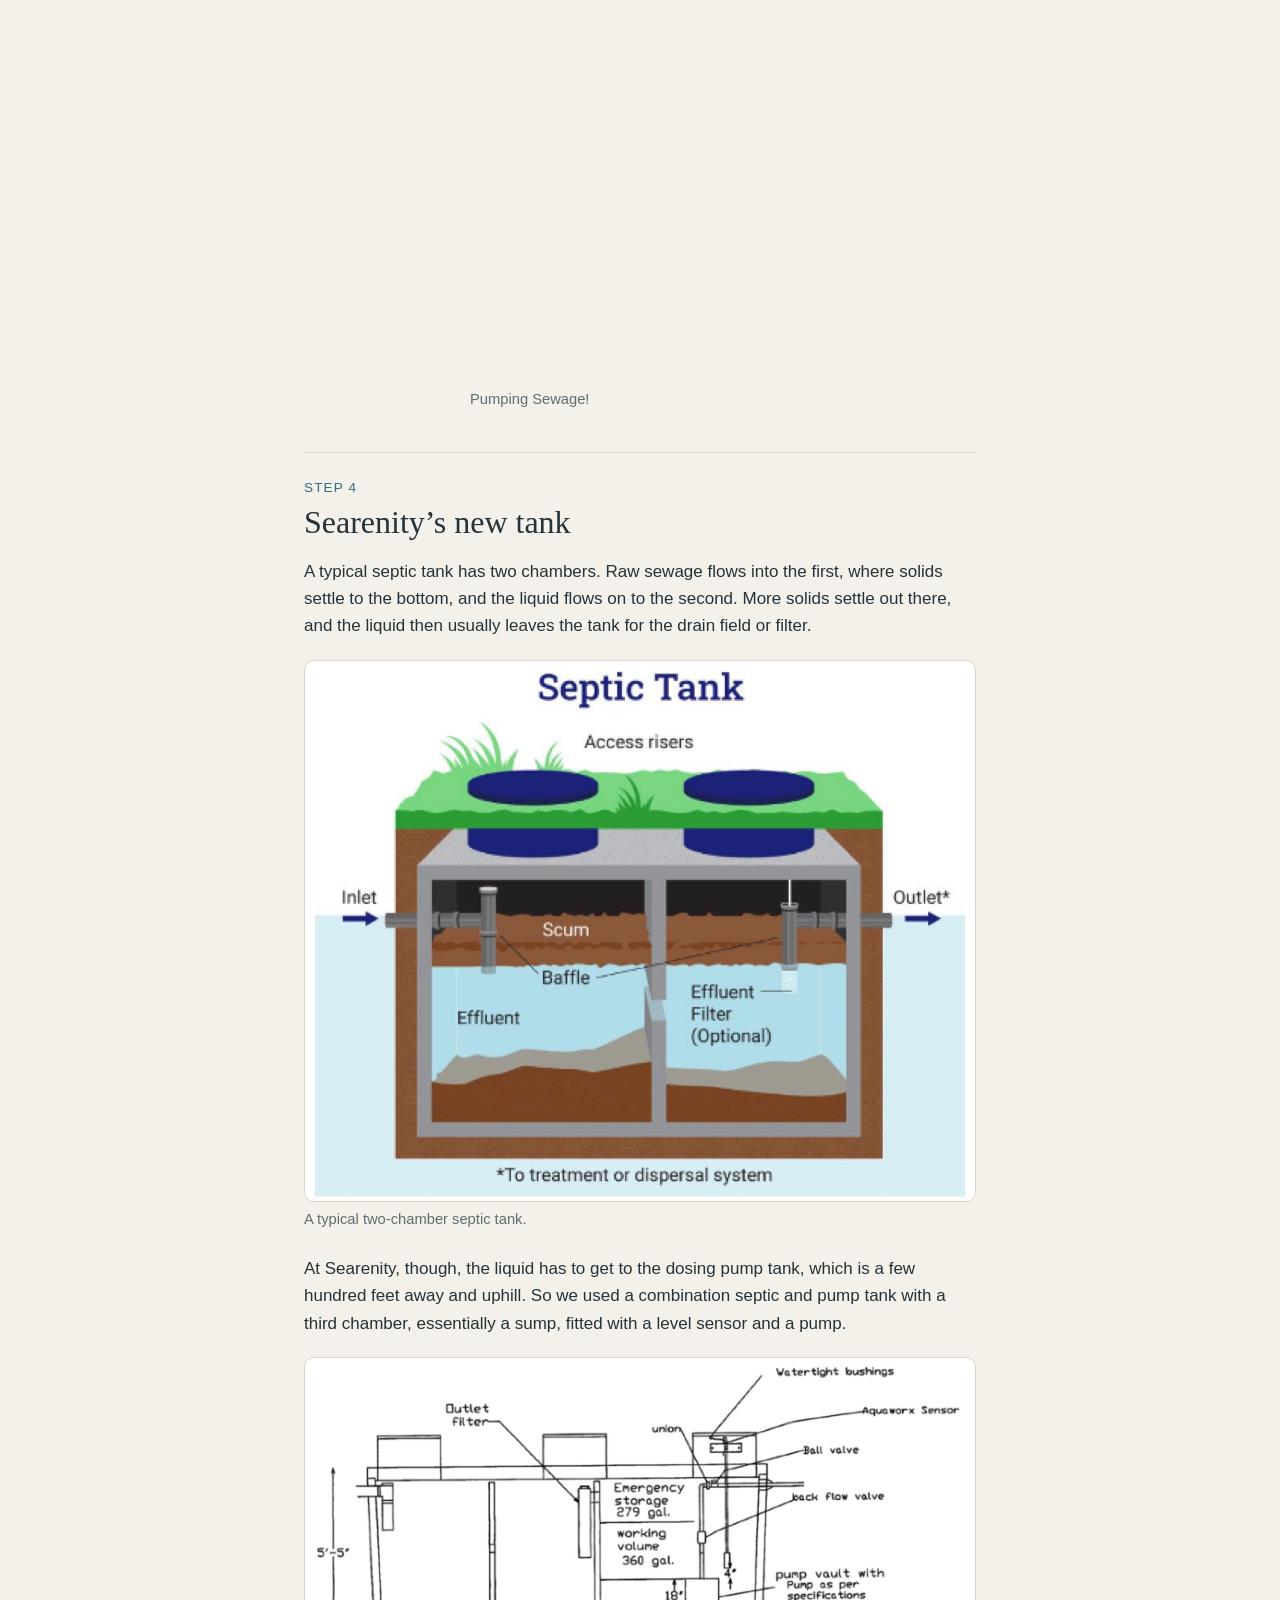
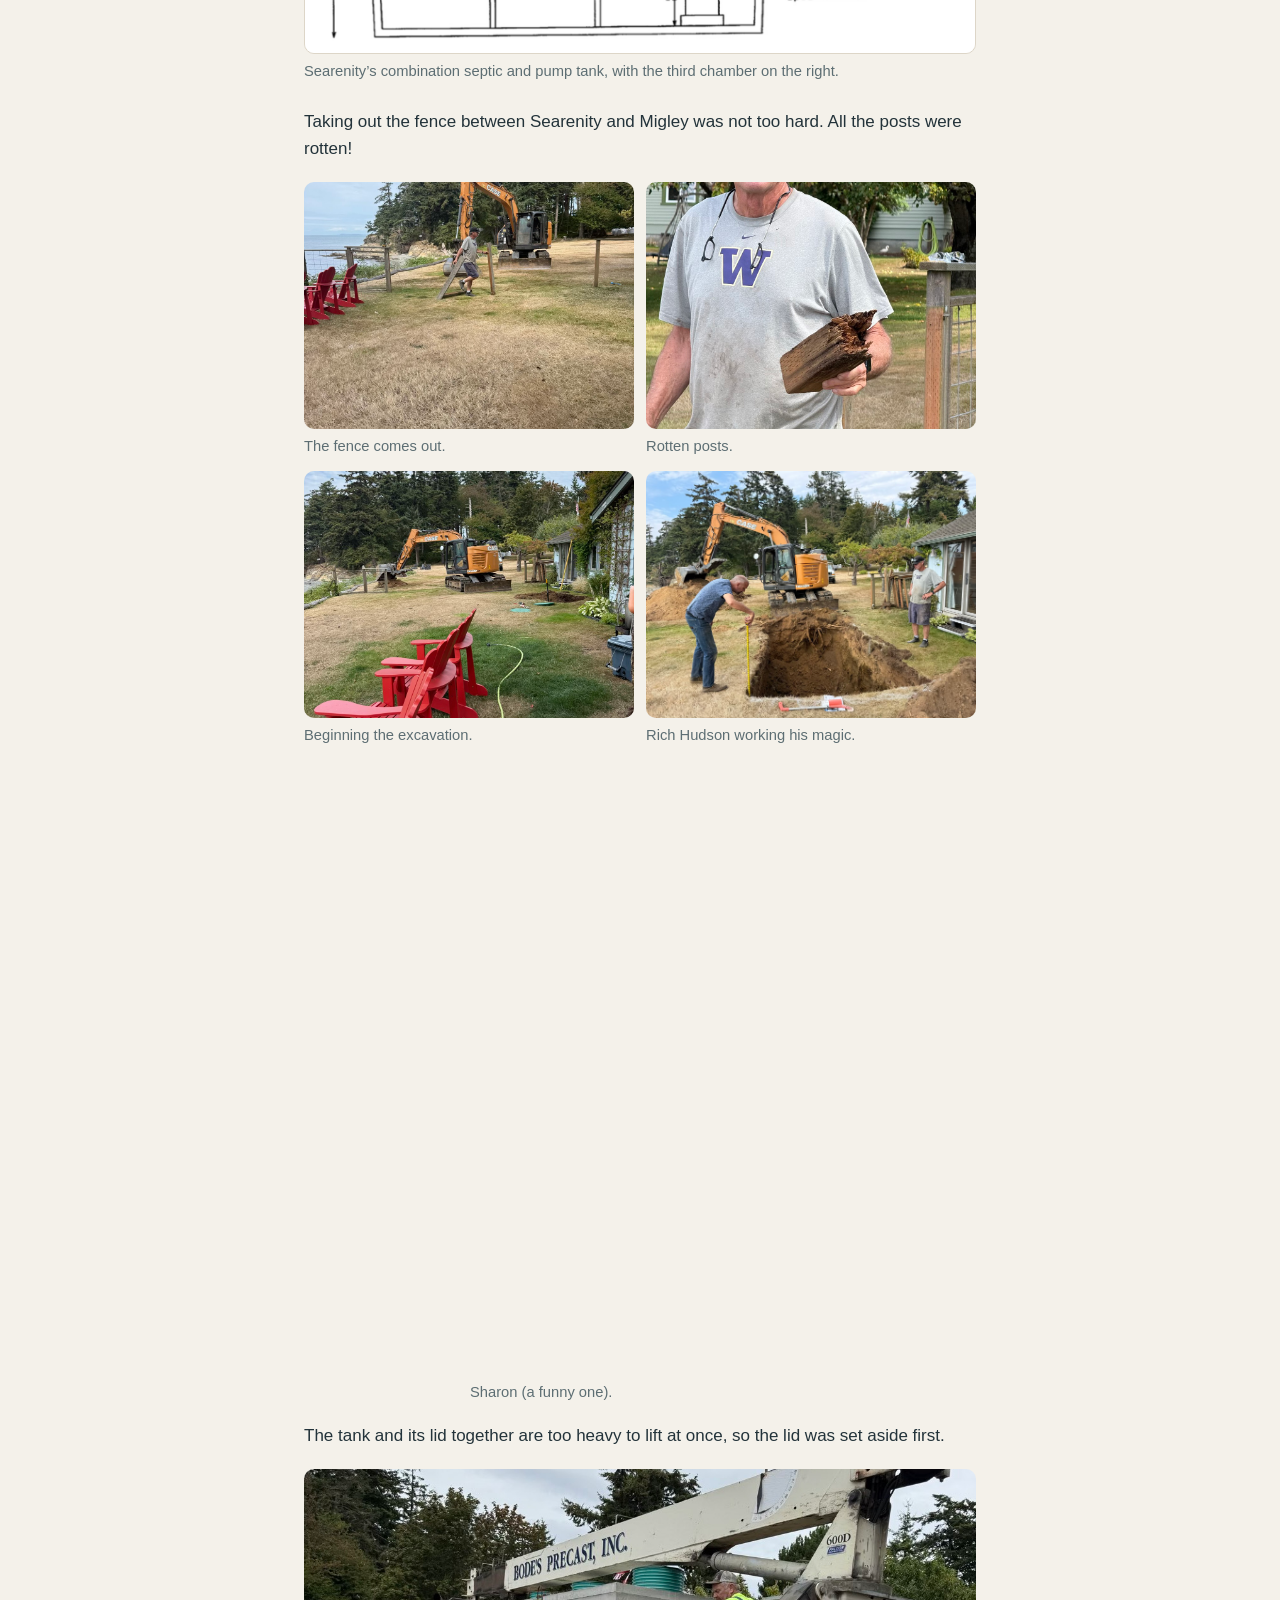
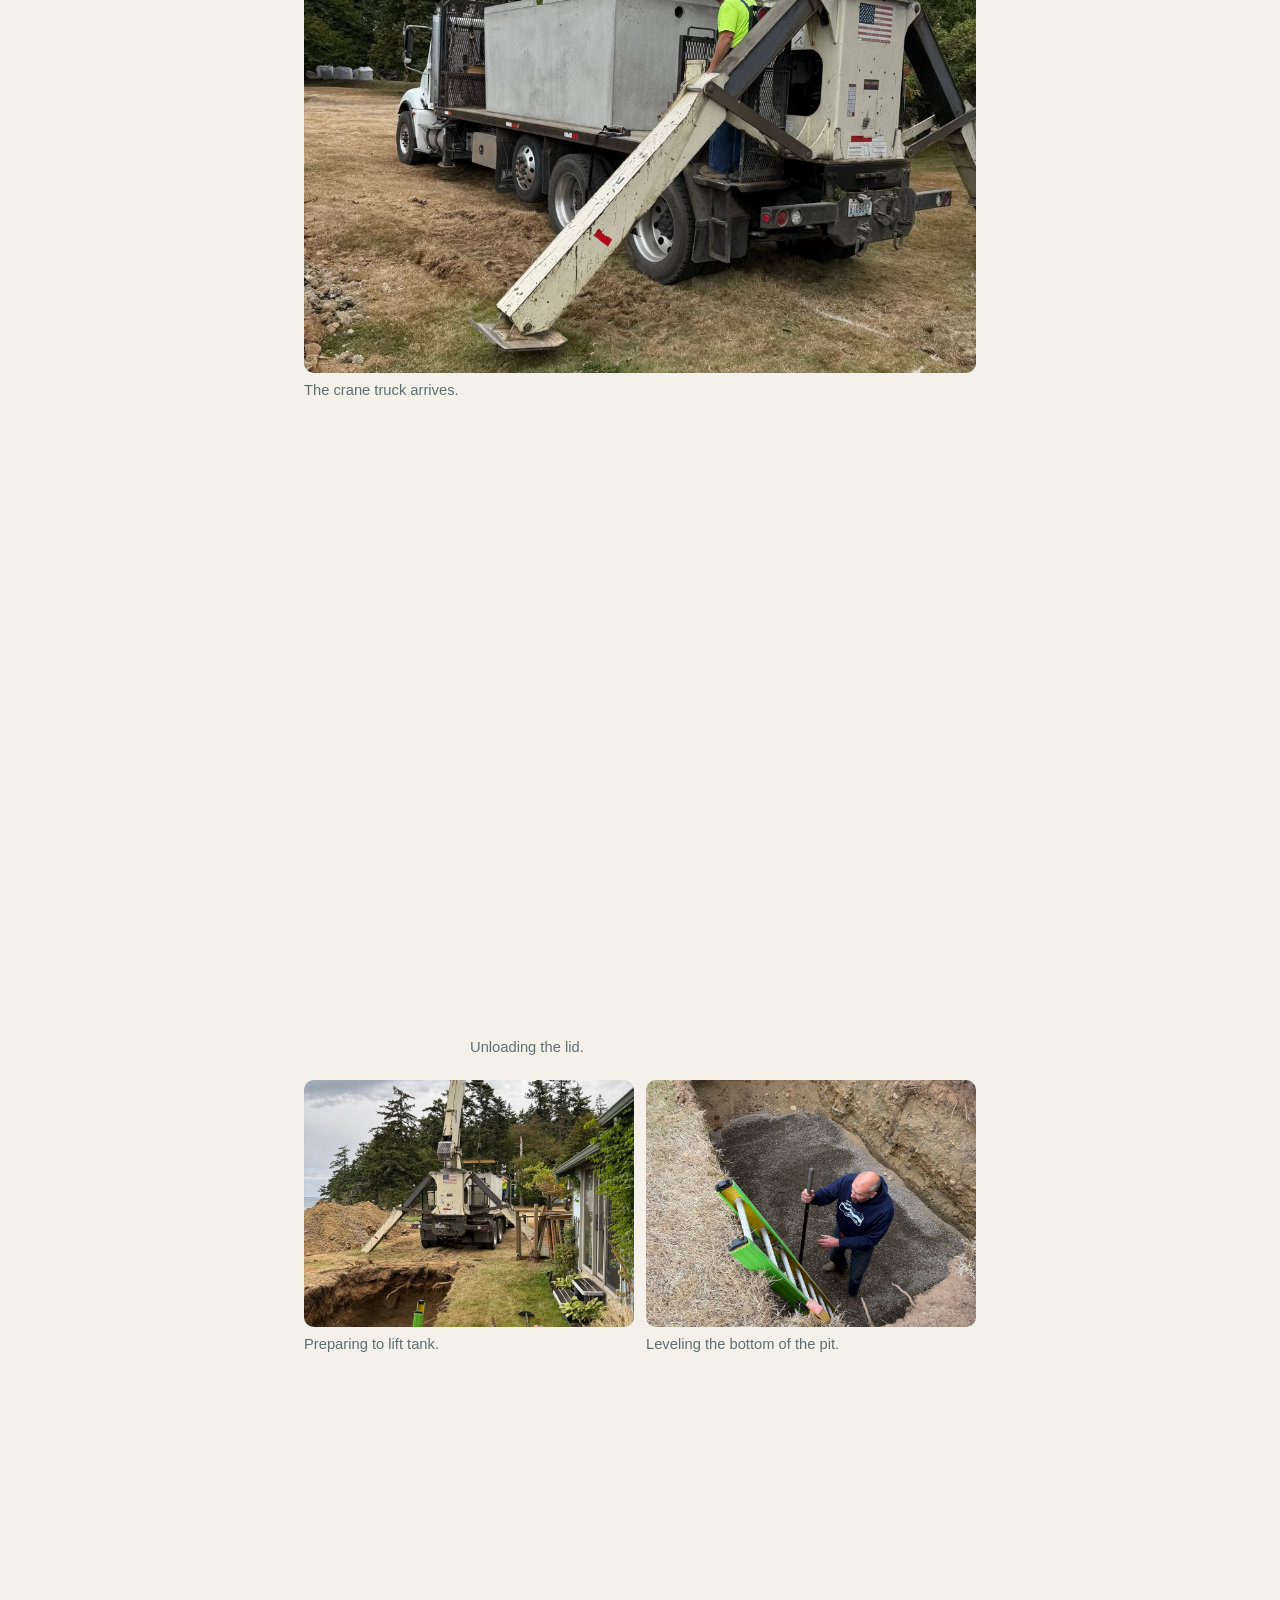
<file: site/projects/septic.html>
<!doctype html>
<html lang="en">
<head>
  <meta charset="utf-8">
  <meta name="viewport" content="width=device-width, initial-scale=1">
  <title>New Septic System · Searenity on Lummi</title>
  <meta name="description" content="How Searenity and Migley got a new shared septic system, from design to bio-filter mounds.">
  <link rel="stylesheet" href="../style.css">
</head>
<body>
  <header class="site-header">
    <a class="site-name" href="../">Searenity on Lummi</a>
    <nav><a href="../projects.html">← Projects</a></nav>
  </header>

  <main class="page story">
    <figure class="story-hero"><img src="../images/septic/drone-biofilters.jpg" width="1400" height="1050" alt="Aerial view of the two finished bio-filter mounds in a clearing among the trees."></figure>
    <p class="kicker">Project · 2024 to 2026</p>
    <h1>The new septic system</h1>
    <p class="lead">How Searenity and Migley ended up sharing one modern septic system, built on the one small corner of land that could hold it.</p>

    <nav class="toc" aria-label="Chapters"><p>In this story</p><ol><li><a href="#why">Why a new septic system?</a></li><li><a href="#design">Designing the system</a></li><li><a href="#trees">Clearing the trees</a></li><li><a href="#build">The build begins</a></li><li><a href="#searenity-tank">Searenity’s new tank</a></li><li><a href="#migley-tank">Migley’s new tank</a></li><li><a href="#pump-tank">The dosing pump tank</a></li><li><a href="#connect">Connecting it all, and power</a></li><li><a href="#biofilters">Building the bio-filters</a></li><li><a href="#finish">Finishing up</a></li><li><a href="#conclusion">Finally</a></li></ol></nav>

    <section class="chapter" id="why"><p class="kicker">Background</p><h2>Why a new septic system?</h2>
<p>Both Searenity and Migley had old gravity-feed septic systems: a two-chamber tank draining into a buried leach field. Neither met current building code, but both still passed their inspections, so they were fine to keep using.</p>
<p>The trouble was what might come next:</p>
<ul>
<li>If either system ever failed an inspection (required every 3 years), it would have to be brought up to current code.</li>
<li>Any significant renovation of either house would also require bringing everything up to code before a building permit is issued.</li>
<li>Septic systems can no longer be located in the shoreline zone, within 150 feet of the high-water mark.</li>
<li>Searenity is 100% inside the shoreline zone. It has nowhere suitable for a code-compliant system.</li>
<li>Most of Migley is in the shoreline zone too, but there is a small area outside it.</li>
</ul>
<figure class="wide"><a href="../images/septic/migley-point-map.jpg"><img src="../images/septic/migley-point-map.jpg" width="1338" height="931" loading="lazy" alt="Map of the point, with water on three sides. A gray pin marks Searenity; a blue pin marks Migley on its house and garage, on the water side of the road."></a><figcaption>Searenity (gray pin) and Migley (blue pin) on the point.</figcaption></figure>
<figure class="wide"><a href="../images/septic-property-map.jpg"><img src="../images/septic-property-map.jpg" width="1630" height="991" loading="lazy" alt="Survey map of Searenity and Migley, with a red note marking the small area of Migley outside the shoreline setback zone."></a><figcaption>The small area of Migley outside the shoreline setback zone.</figcaption></figure>
<p>We have also explored building a “Fellow-Shop Hall” on Migley. Knowing the restrictions on where a septic system can go, it felt prudent to get septic sorted out first, keeping future options open for either property.</p>
</section><section class="chapter" id="design"><p class="kicker">Step 1 · Summer 2024</p><h2>Designing the system</h2>
<p>We hired septic system engineer Mike Eaton of On Site Septic to come up with a design within these constraints:</p>
<ul>
<li>With no suitable area at Searenity, design <strong>one system on Migley, shared by both properties</strong>.</li>
<li>Septic size is set by the number of bedrooms (not house size, not bathrooms). Searenity needs 3 bedrooms’ worth. Migley needs 4: 3 for the house and 1 for a possible Fellow-Shop Hall. So the design is for a <strong>7-bedroom system</strong>.</li>
<li>Soil permeability tests were done in the part of Migley outside the shoreline zone. Today’s code requires much higher permeability for a gravity drain field than it used to.</li>
</ul>
<div class="photos"><figure><a href="../images/septic/design-reviewing-plans.jpg"><img src="../images/septic/design-reviewing-plans.jpg" width="1050" height="1400" loading="lazy" alt="Two people reviewing septic plans on the hood of a truck."></a><figcaption>Going over the plans.</figcaption></figure><figure><a href="../images/septic/design-mound-site.jpg"><img src="../images/septic/design-mound-site.jpg" width="1050" height="1400" loading="lazy" alt="A wooded area of tall firs on Migley where the septic mounds would be built."></a><figcaption>The wooded area where the system would go.</figcaption></figure></div>
<p>The soil tests showed the area wasn’t suitable for a drain field. Instead it would need a <a href="https://www.glendon.com/">Glendon Bio-filter</a>: rather than a buried field, a mound is built with technology inside it that treats the sewage. The bio-filter mound has to be:</p>
<ul>
<li>outside the shoreline zone,</li>
<li>5 feet back from property lines,</li>
<li>100 feet from any well whose casing is less than 20 feet deep,</li>
<li>and big. A 7-bedroom system needs a sizeable mound area.</li>
</ul>
<h3>The problem</h3>
<p>There wasn’t enough of Migley outside the shoreline zone to meet all of that. It looked like we couldn’t make a workable design, and asking a neighbor for an easement to put the mounds on their land was starting to look like the only option.</p>
<h3>The solution</h3>
<ul>
<li>Mike asked the Whatcom County Health Department for a variance on the 100-foot setback from the Migley well. That well’s casing is 17 feet deep, just 3 feet short of the 20 feet that allows a smaller setback.</li>
<li>The Health Department granted it, requiring only a 75-foot setback from the Migley well, based on the rock structure around the well and on condition that the system is inspected every year. The 100-foot setback from our neighbor’s well stayed at 100 feet.</li>
<li>A legal easement was created between Migley and Searenity, protecting Searenity’s right to use and maintain the shared system no matter who owns the properties in future. The county required this before issuing the permit.</li>
<li>With that, the permit was issued.</li>
</ul>
<figure class="wide"><a href="../images/septic-design-drawing.jpg"><img src="../images/septic-design-drawing.jpg" width="1983" height="2000" loading="lazy" alt="The approved septic design drawing, with red labels marking each property&#x27;s old and new tanks, the dosing pump tank, the two bio-filter mounds, the shoreline setback lines, and the well setbacks."></a><figcaption>The design. Red labels mark the new tanks, the pump tank, the two bio-filter mounds, and the setbacks.</figcaption></figure>
</section><section class="chapter" id="trees"><p class="kicker">Step 2 · Fall 2025</p><h2>Clearing the trees</h2>
<p>Twelve trees stood where the bio-filters would go. We hired Dan Dittrich, and over two days he and his son Robin cut them down, bucked the trunks into 15-foot lengths for future firewood, and chipped all the limbs.</p>
<p>About half the stumps could stay in the ground, so those were cut flush. The rest had to come out for the bio-filters. Those were left about 6 feet tall so the septic installer could pull them out with his bigger excavator during the build.</p>
<div class="photos"><figure><a href="../images/septic/trees-from-neighbor.jpg"><img src="../images/septic/trees-from-neighbor.jpg" width="1050" height="1400" loading="lazy" alt="A stand of tall firs seen across a gravel drive."></a><figcaption>The tree removal area, seen from the neighbor’s side.</figcaption></figure><figure><a href="../images/septic/trees-marked.jpg"><img src="../images/septic/trees-marked.jpg" width="1050" height="1400" loading="lazy" alt="Tall fir trunks in a shady wood, marked for removal."></a><figcaption>Trees to be removed, marked.</figcaption></figure><figure><a href="../images/septic/trees-flush-stump.jpg"><img src="../images/septic/trees-flush-stump.jpg" width="1050" height="1400" loading="lazy" alt="A felled fir lying beside a stump cut flush with the ground."></a><figcaption>Flush cut: this stump stays.</figcaption></figure><figure><a href="../images/septic/trees-tall-stumps.jpg"><img src="../images/septic/trees-tall-stumps.jpg" width="1400" height="1050" loading="lazy" alt="Two stumps left about six feet tall among cut branches."></a><figcaption>Tall cut: these stumps come out later.</figcaption></figure><figure><a href="../images/septic/trees-chipper.jpg"><img src="../images/septic/trees-chipper.jpg" width="1050" height="1400" loading="lazy" alt="A yellow wood chipper at work on a gravel drive."></a><figcaption>Chipping the limbs.</figcaption></figure><figure><a href="../images/septic/trees-chipping-truck.jpg"><img src="../images/septic/trees-chipping-truck.jpg" width="1050" height="1400" loading="lazy" alt="A wood chipper and dump truck beside freshly cut logs."></a><figcaption>The chipper and truck.</figcaption></figure></div>
<figure class="video tall"><iframe src="https://www.youtube-nocookie.com/embed/_6r3YBiFS-w" title="Video: Dan cutting a tree" loading="lazy" allow="accelerometer; encrypted-media; gyroscope; picture-in-picture; fullscreen" allowfullscreen></iframe><figcaption>Dan cutting a tree.</figcaption></figure>
<figure class="video tall"><iframe src="https://www.youtube-nocookie.com/embed/BFVEwqkO44U" title="Video: Robin cutting a tree" loading="lazy" allow="accelerometer; encrypted-media; gyroscope; picture-in-picture; fullscreen" allowfullscreen></iframe><figcaption>Robin cutting a tree.</figcaption></figure>
<figure class="video tall"><iframe src="https://www.youtube-nocookie.com/embed/aZRN0EYbg8s" title="Video: Clutch cutting" loading="lazy" allow="accelerometer; encrypted-media; gyroscope; picture-in-picture; fullscreen" allowfullscreen></iframe><figcaption>Clutch cutting!</figcaption></figure>
<figure class="video tall"><iframe src="https://www.youtube-nocookie.com/embed/r92jQ2x3RUU" title="Video: Chipping branches" loading="lazy" allow="accelerometer; encrypted-media; gyroscope; picture-in-picture; fullscreen" allowfullscreen></iframe><figcaption>Chipping branches.</figcaption></figure>
<figure class="video tall"><iframe src="https://www.youtube-nocookie.com/embed/DTx4mIo1FZk" title="Video: Chipping a big tree" loading="lazy" allow="accelerometer; encrypted-media; gyroscope; picture-in-picture; fullscreen" allowfullscreen></iframe><figcaption>Chipping a big tree.</figcaption></figure>
<div class="photos"><figure><a href="../images/septic/trees-stacked-logs.jpg"><img src="../images/septic/trees-stacked-logs.jpg" width="1400" height="1049" loading="lazy" alt="Large tree trunks stacked in a long pile under the trees, beside a pale green shed, with the water beyond."></a><figcaption>Larger tree trunks stacked for future firewood.</figcaption></figure></div>
</section><section class="chapter" id="build"><p class="kicker">Step 3</p><h2>The build begins</h2>
<p>The permit is good for 3 years. We felt it was wise to go ahead before it expired, since regulations may get stricter and there’s no guarantee the variance would be granted again.</p>
<p>We chose Rich and Britta Hudson, owners and operators of Island Excavation, for the job. Their business is right here on Lummi Island and they do most of the septic installations on the island. Rich is licensed and a certified Glendon Bio-filter installer, and they have a very good reputation for septic work here.</p>
<p>First, before the old tanks could be decommissioned, Baker Septic pumped them out.</p>
<div class="photos"><figure><a href="../images/septic/build-pump-truck.jpg"><img src="../images/septic/build-pump-truck.jpg" width="1050" height="1400" loading="lazy" alt="A septic pump truck parked beside a garden gate."></a><figcaption>Baker Septic’s pump truck.</figcaption></figure><figure><a href="../images/septic/build-pumping-out.jpg"><img src="../images/septic/build-pumping-out.jpg" width="1050" height="1400" loading="lazy" alt="A worker kneeling over an open septic tank with a large green hose."></a><figcaption>Pumping out an old tank.</figcaption></figure><figure><a href="../images/septic/build-old-tank.jpg"><img src="../images/septic/build-old-tank.jpg" width="1050" height="1400" loading="lazy" alt="Looking down into an old concrete septic tank opening."></a><figcaption>Inside an old tank.</figcaption></figure></div>
<figure class="video tall"><iframe src="https://www.youtube-nocookie.com/embed/TX8dGiLUS3M" title="Video: Pumping sewage" loading="lazy" allow="accelerometer; encrypted-media; gyroscope; picture-in-picture; fullscreen" allowfullscreen></iframe><figcaption>Pumping Sewage!</figcaption></figure>
</section><section class="chapter" id="searenity-tank"><p class="kicker">Step 4</p><h2>Searenity’s new tank</h2>
<p>A typical septic tank has two chambers. Raw sewage flows into the first, where solids settle to the bottom, and the liquid flows on to the second. More solids settle out there, and the liquid then usually leaves the tank for the drain field or filter.</p>
<figure class="wide"><a href="../images/septic/typical-septic-tank.jpg"><img src="../images/septic/typical-septic-tank.jpg" width="1190" height="960" loading="lazy" alt="Diagram of a typical two-chamber septic tank buried under grass, with access risers on top, an inlet on the left, a baffle and scum layer, effluent in both chambers, sludge on the bottom, and an outlet on the right."></a><figcaption>A typical two-chamber septic tank.</figcaption></figure>
<p>At Searenity, though, the liquid has to get to the dosing pump tank, which is a few hundred feet away and uphill. So we used a combination septic and pump tank with a third chamber, essentially a sump, fitted with a level sensor and a pump.</p>
<figure class="wide"><a href="../images/septic/combo-tank-drawing.jpg"><img src="../images/septic/combo-tank-drawing.jpg" width="1450" height="640" loading="lazy" alt="Side-view drawing of the combination septic and pump tank, 5 feet 5 inches tall, with an outlet filter, a third pump vault holding 279 gallons of emergency storage above a 360-gallon working volume, and a pump, level sensor, ball valve and back-flow valve."></a><figcaption>Searenity’s combination septic and pump tank, with the third chamber on the right.</figcaption></figure>
<p>Taking out the fence between Searenity and Migley was not too hard. All the posts were rotten!</p>
<div class="photos"><figure><a href="../images/septic/searenity-fence-removed.jpg"><img src="../images/septic/searenity-fence-removed.jpg" width="1050" height="1400" loading="lazy" alt="An excavator working on a lawn by the water where a fence has been removed."></a><figcaption>The fence comes out.</figcaption></figure><figure><a href="../images/septic/searenity-rotten-post.jpg"><img src="../images/septic/searenity-rotten-post.jpg" width="1050" height="1400" loading="lazy" alt="A man in a cap holding up a rotten fence post."></a><figcaption>Rotten posts.</figcaption></figure><figure><a href="../images/septic/searenity-begin-excavation.jpg"><img src="../images/septic/searenity-begin-excavation.jpg" width="1050" height="1400" loading="lazy" alt="An excavator digging beside a row of red Adirondack chairs."></a><figcaption>Beginning the excavation.</figcaption></figure><figure><a href="../images/septic/searenity-rich-digging.jpg"><img src="../images/septic/searenity-rich-digging.jpg" width="1400" height="1050" loading="lazy" alt="A man measuring the depth of a fresh excavation while an excavator waits."></a><figcaption>Rich Hudson working his magic.</figcaption></figure></div>
<figure class="video tall"><iframe src="https://www.youtube-nocookie.com/embed/B4D8LIpqR2M" title="Video: Sharon testing the system (a funny one)" loading="lazy" allow="accelerometer; encrypted-media; gyroscope; picture-in-picture; fullscreen" allowfullscreen></iframe><figcaption>Sharon (a funny one).</figcaption></figure>
<p>The tank and its lid together are too heavy to lift at once, so the lid was set aside first.</p>
<div class="photos"><figure><a href="../images/septic/searenity-crane-truck.jpg"><img src="../images/septic/searenity-crane-truck.jpg" width="1050" height="1400" loading="lazy" alt="A crane truck parked on the lawn."></a><figcaption>The crane truck arrives.</figcaption></figure></div>
<figure class="video tall"><iframe src="https://www.youtube-nocookie.com/embed/88c7Qx79FIw" title="Video: Unloading the lid" loading="lazy" allow="accelerometer; encrypted-media; gyroscope; picture-in-picture; fullscreen" allowfullscreen></iframe><figcaption>Unloading the lid.</figcaption></figure>
<div class="photos"><figure><a href="../images/septic/searenity-lid-set-aside.jpg"><img src="../images/septic/searenity-lid-set-aside.jpg" width="1050" height="1400" loading="lazy" alt="A crane truck beside the open excavation."></a><figcaption>Preparing to lift tank.</figcaption></figure><figure><a href="../images/septic/searenity-pit-leveling.jpg"><img src="../images/septic/searenity-pit-leveling.jpg" width="1050" height="1400" loading="lazy" alt="Looking down into the deep pit, where a man in a dark sweatshirt levels a gravel floor with a long bar beside a green ladder."></a><figcaption>Leveling the bottom of the pit.</figcaption></figure></div>
<figure class="video tall"><iframe src="https://www.youtube-nocookie.com/embed/gvt4QxRMvrA" title="Video: Placing the new tank" loading="lazy" allow="accelerometer; encrypted-media; gyroscope; picture-in-picture; fullscreen" allowfullscreen></iframe><figcaption>Placing the new tank.</figcaption></figure>
<div class="photos"><figure><a href="../images/septic/searenity-tank-placed.jpg"><img src="../images/septic/searenity-tank-placed.jpg" width="1050" height="1400" loading="lazy" alt="A new three-chamber concrete tank sitting in its pit."></a><figcaption>Tank in place: three chambers.</figcaption></figure><figure><a href="../images/septic/searenity-lid-added.jpg"><img src="../images/septic/searenity-lid-added.jpg" width="1050" height="1400" loading="lazy" alt="Workers fitting the lid, with three green access risers."></a><figcaption>Lid on.</figcaption></figure><figure><a href="../images/septic/searenity-sharon-testing.jpg"><img src="../images/septic/searenity-sharon-testing.jpg" width="1050" height="1400" loading="lazy" alt="Sharon sitting on the green risers of the new tank, laughing."></a><figcaption>Sharon testing the system.</figcaption></figure></div>
<p>Next, the house’s sewer line was connected to the tank.</p>
<div class="photos"><figure><a href="../images/septic/searenity-sewer-connection.jpg"><img src="../images/septic/searenity-sewer-connection.jpg" width="1050" height="1400" loading="lazy" alt="The new tank with its pipe running toward the house."></a><figcaption>Running the line to the house.</figcaption></figure><figure><a href="../images/septic/searenity-sewer-pipe.jpg"><img src="../images/septic/searenity-sewer-pipe.jpg" width="1050" height="1400" loading="lazy" alt="Close-up of a black sewer pipe end in the dirt."></a><figcaption>Connecting Searenity’s sewer line.</figcaption></figure></div>
<p>An electrical control box went on Searenity’s outside wall, wired to the level sensors and pump in the third chamber. It includes an alarm: if the level in the tank gets too high (say, from a pump failure), a horn sounds. The box needs two feeds on two separate breakers, so the alarm still works even if the pump fails or its breaker trips.</p>
<div class="photos"><figure><a href="../images/septic/searenity-control-box.jpg"><img src="../images/septic/searenity-control-box.jpg" width="1050" height="1400" loading="lazy" alt="An open gray control box with a red alarm light on a white house wall."></a><figcaption>The control box on the house wall.</figcaption></figure><figure><a href="../images/septic/searenity-tank-conduit.jpg"><img src="../images/septic/searenity-tank-conduit.jpg" width="1050" height="1400" loading="lazy" alt="The new tank’s green risers on the lawn by the house, with a gray conduit running from the tank across the dug-up ground to the house wall."></a><figcaption>The line from the tank to the house.</figcaption></figure></div>
<p>Then the old tank was decommissioned: lids and risers removed, and the tank filled with sand.</p>
<p>Perhaps of interest: when the house’s outlet pipe was connected to the new tank, we found that only the bathroom (toilet, sink and shower) drains to the tank. Where the kitchen sink goes is still a bit of a mystery!</p>
<div class="photos"><figure><a href="../images/septic/searenity-decommission.jpg"><img src="../images/septic/searenity-decommission.jpg" width="1400" height="1050" loading="lazy" alt="A small red excavator on the lawn by the water."></a><figcaption>Decommissioning the old tank.</figcaption></figure><figure><a href="../images/septic/searenity-three-lids.jpg"><img src="../images/septic/searenity-three-lids.jpg" width="1050" height="1400" loading="lazy" alt="Three green tank lids in fresh dirt leading toward the water."></a><figcaption>The three lids, all finished.</figcaption></figure></div>
</section><section class="chapter" id="migley-tank"><p class="kicker">Step 5</p><h2>Migley’s new tank</h2>
<p>Migley’s tank can drain to the pump tank by gravity, so a normal two-chamber tank does the job. The old tank was broken up and removed, and its pit was enlarged for the new one.</p>
<div class="photos"><figure><a href="../images/septic/migley-excavation.jpg"><img src="../images/septic/migley-excavation.jpg" width="1400" height="1050" loading="lazy" alt="An orange excavator digging beside the Migley house."></a><figcaption>Digging out the old tank.</figcaption></figure><figure><a href="../images/septic/migley-tank-drawing.jpg"><img src="../images/septic/migley-tank-drawing.jpg" width="1400" height="1050" loading="lazy" alt="A manufacturer&#x27;s drawing of a two-chamber septic tank lying on the grass."></a><figcaption>The tank’s spec sheet.</figcaption></figure><figure><a href="../images/septic/migley-tank-delivery.jpg"><img src="../images/septic/migley-tank-delivery.jpg" width="1050" height="1400" loading="lazy" alt="A new concrete tank hanging from a crane over its pit."></a><figcaption>Delivery.</figcaption></figure><figure><a href="../images/septic/migley-tank-installed.jpg"><img src="../images/septic/migley-tank-installed.jpg" width="1050" height="1400" loading="lazy" alt="Workers beside the newly placed tank with green risers."></a><figcaption>In place.</figcaption></figure><figure><a href="../images/septic/migley-tank-in-pit.jpg"><img src="../images/septic/migley-tank-in-pit.jpg" width="1400" height="1050" loading="lazy" alt="The new concrete tank set in its pit with two green risers on top, a crane truck behind it, and three men looking on from the grass."></a><figcaption>The new tank settled in, risers on.</figcaption></figure></div>
<figure class="video tall"><iframe src="https://www.youtube-nocookie.com/embed/wnWxDdlPeJ4" title="Video: Migley tank delivery" loading="lazy" allow="accelerometer; encrypted-media; gyroscope; picture-in-picture; fullscreen" allowfullscreen></iframe><figcaption>Migley tank delivery.</figcaption></figure>
<figure class="video tall"><iframe src="https://www.youtube-nocookie.com/embed/UAntY_TOlTI" title="Video: Migley tank install" loading="lazy" allow="accelerometer; encrypted-media; gyroscope; picture-in-picture; fullscreen" allowfullscreen></iframe><figcaption>Migley tank install.</figcaption></figure>
<p>Interestingly, three pipes ran into the old tank: an old metal pipe from the kitchen drains, a newer ABS plastic pipe from the bathroom drains, and the downspout drains. Only the ABS pipe was connected to the new tank. Plumbing work in the Migley crawlspace tied the kitchen drains into that same ABS pipe, and the downspouts now go to a separate surface drain.</p>
<div class="photos"><figure><a href="../images/septic/migley-old-pipes.jpg"><img src="../images/septic/migley-old-pipes.jpg" width="1050" height="1400" loading="lazy" alt="Old pipes coming out of the ground beside the house."></a><figcaption>The old pipes at the house.</figcaption></figure><figure><a href="../images/septic/migley-new-connection.jpg"><img src="../images/septic/migley-new-connection.jpg" width="1050" height="1400" loading="lazy" alt="A white pipe running from the house to the new tank."></a><figcaption>The new connection.</figcaption></figure></div>
</section><section class="chapter" id="pump-tank"><p class="kicker">Step 6</p><h2>The dosing pump tank</h2>
<p>The design called for a 2,500-gallon pump tank. Think of it as the system’s capacitor. Sewage leaving both septic tanks is stored here and pumped out at a slow, controlled rate. When a lot is coming in, the tank fills; when little is, it’s slowly pumped down. That keeps the flow into the bio-filters steady.</p>
<p>A 2,500-gallon tank is too big and heavy to transport, so two 1,250-gallon tanks were installed and connected to work as one.</p>
<div class="photos"><figure><a href="../images/septic/pump-tank-pair.jpg"><img src="../images/septic/pump-tank-pair.jpg" width="1050" height="1400" loading="lazy" alt="Two concrete tanks side by side in a pit with green risers."></a><figcaption>Two tanks working as one.</figcaption></figure><figure><a href="../images/septic/pump-tank-in-ground.jpg"><img src="../images/septic/pump-tank-in-ground.jpg" width="1050" height="1400" loading="lazy" alt="The pump tanks set in a deep pit near the garage."></a><figcaption>The pump tank in the ground.</figcaption></figure></div>
</section><section class="chapter" id="connect"><p class="kicker">Steps 7 and 8</p><h2>Connecting it all, and power</h2>
<p>First, the gravity line from Migley’s septic tank to the pump tank. Then a pressure line from Searenity’s tank to the pump tank.</p>
<div class="photos"><figure><a href="../images/septic/connect-gravity-line.jpg"><img src="../images/septic/connect-gravity-line.jpg" width="1400" height="1050" loading="lazy" alt="A green pipe running from a tank riser through freshly dug soil."></a><figcaption>The gravity line from Migley.</figcaption></figure><figure><a href="../images/septic/connect-pressure-line-1.jpg"><img src="../images/septic/connect-pressure-line-1.jpg" width="1050" height="1400" loading="lazy" alt="A white pipe in a trench beside a tank."></a><figcaption>The pressure line from Searenity.</figcaption></figure><figure><a href="../images/septic/connect-pressure-line-2.jpg"><img src="../images/septic/connect-pressure-line-2.jpg" width="1050" height="1400" loading="lazy" alt="A trench with white pipe running across the lawn."></a><figcaption>Along the trench.</figcaption></figure><figure><a href="../images/septic/connect-trench-to-house.jpg"><img src="../images/septic/connect-trench-to-house.jpg" width="1050" height="1400" loading="lazy" alt="A long trench across the lawn toward a house."></a><figcaption>Across the yard.</figcaption></figure><figure><a href="../images/septic/finish-pump-tank-lids.jpg"><img src="../images/septic/finish-pump-tank-lids.jpg" width="1400" height="1050" loading="lazy" alt="Green tank lids in a row on fresh dirt under a tree."></a><figcaption>Where the Searenity tank ties into the pump tank (connection not shown).</figcaption></figure></div>
<p>A control panel went on the outside of the Migley garage, wired to the level sensor and pump in the pump tank. It has an alarm, a horn and a light, if the level gets too high. Like Searenity’s, it’s on two separate breakers, so if the pump circuit fails the alarm still works.</p>
<div class="photos"><figure><a href="../images/septic/power-panel-wall.jpg"><img src="../images/septic/power-panel-wall.jpg" width="1050" height="1400" loading="lazy" alt="A control panel mounted on a green garage wall."></a><figcaption>The control panel on the garage.</figcaption></figure><figure><a href="../images/septic/power-panel-open.jpg"><img src="../images/septic/power-panel-open.jpg" width="1050" height="1400" loading="lazy" alt="The open control panel showing its wiring."></a><figcaption>Inside the panel.</figcaption></figure><figure><a href="../images/septic/power-trench-1.jpg"><img src="../images/septic/power-trench-1.jpg" width="1050" height="1400" loading="lazy" alt="A trench with electrical conduit beside the house."></a><figcaption>Trenching for power.</figcaption></figure><figure><a href="../images/septic/power-trench-2.jpg"><img src="../images/septic/power-trench-2.jpg" width="1050" height="1400" loading="lazy" alt="A trench with conduit ending at a tank riser."></a><figcaption>Conduit to the pump tank.</figcaption></figure></div>
</section><section class="chapter" id="biofilters"><p class="kicker">Step 9</p><h2>Building the bio-filters</h2>
<p>Because of the space constraints, the bio-filter had to be built as two filters rather than one big one. This is where those twelve trees used to be.</p>
<p>The ground is scraped level and a treated wood frame is built.</p>
<div class="photos"><figure><a href="../images/septic/biofilter-frames.jpg"><img src="../images/septic/biofilter-frames.jpg" width="1400" height="1050" loading="lazy" alt="Two long wooden frames built on cleared ground with an excavator nearby."></a><figcaption>Two frames.</figcaption></figure><figure><a href="../images/septic/biofilter-frame-detail.jpg"><img src="../images/septic/biofilter-frame-detail.jpg" width="1050" height="1400" loading="lazy" alt="Looking down the length of an empty wooden frame."></a><figcaption>A frame, ready for sand.</figcaption></figure></div>
<p>The edges are smoothed, the frame filled with sand, and the sand watered down to settle it, then leveled.</p>
<div class="photos"><figure><a href="../images/septic/biofilter-sand-2.jpg"><img src="../images/septic/biofilter-sand-2.jpg" width="1050" height="1400" loading="lazy" alt="Wet sand settled along the side of the frame."></a><figcaption>Sand in and watered down to settle the sand.</figcaption></figure><figure><a href="../images/septic/biofilter-sand-1.jpg"><img src="../images/septic/biofilter-sand-1.jpg" width="1050" height="1400" loading="lazy" alt="A frame filled with leveled sand."></a><figcaption>Settled and leveled.</figcaption></figure></div>
<p>A waterproof liner goes in, with perforated pipe.</p>
<div class="photos"><figure><a href="../images/septic/biofilter-liner.jpg"><img src="../images/septic/biofilter-liner.jpg" width="1050" height="1400" loading="lazy" alt="A black waterproof liner draped over a frame with white pipe."></a><figcaption>The liner.</figcaption></figure><figure><a href="../images/septic/biofilter-perforated-pipe.jpg"><img src="../images/septic/biofilter-perforated-pipe.jpg" width="1050" height="1400" loading="lazy" alt="A white perforated pipe laid in the black-lined filter."></a><figcaption>Perforated pipe.</figcaption></figure></div>
<p>Then it’s filled with Glendon’s proprietary plastic pellets.</p>
<div class="photos"><figure><a href="../images/septic/biofilter-pellets.jpg"><img src="../images/septic/biofilter-pellets.jpg" width="1050" height="1400" loading="lazy" alt="A lined frame filled with white plastic pellets."></a><figcaption>Filled with pellets.</figcaption></figure><figure><a href="../images/septic/biofilter-pellet-1.jpg"><img src="../images/septic/biofilter-pellet-1.jpg" width="1050" height="1400" loading="lazy" alt="Close-up of a small white plastic Glendon pellet."></a><figcaption>One of the pellets.</figcaption></figure><figure><a href="../images/septic/biofilter-pellet-2.jpg"><img src="../images/septic/biofilter-pellet-2.jpg" width="1050" height="1400" loading="lazy" alt="Close-up of a pellet on sand."></a><figcaption>Another view.</figcaption></figure></div>
<p>That’s covered with fine mesh netting and then large-bead gravel. Another layer of netting goes over the gravel, and then sand.</p>
<div class="photos"><figure><a href="../images/septic/biofilter-netting.jpg"><img src="../images/septic/biofilter-netting.jpg" width="1050" height="1400" loading="lazy" alt="Fine gray netting covering the pellets, with a vent pipe."></a><figcaption>Fine mesh netting.</figcaption></figure><figure><a href="../images/septic/biofilter-gravel.jpg"><img src="../images/septic/biofilter-gravel.jpg" width="1050" height="1400" loading="lazy" alt="Gravel poured over netting around a white vent pipe."></a><figcaption>Gravel.</figcaption></figure><figure><a href="../images/septic/biofilter-sand-cover-1.jpg"><img src="../images/septic/biofilter-sand-cover-1.jpg" width="1050" height="1400" loading="lazy" alt="An excavator bucket spreading sand over the netting."></a><figcaption>Sand on top.</figcaption></figure><figure><a href="../images/septic/biofilter-sand-cover-2.jpg"><img src="../images/septic/biofilter-sand-cover-2.jpg" width="1050" height="1400" loading="lazy" alt="An excavator dumping sand onto the filter."></a><figcaption>Covering it over.</figcaption></figure></div>
<p>The pump tank is connected to the bio-filters, with the flow split between the two through a manifold.</p>
<div class="photos"><figure><a href="../images/septic/biofilter-pump-output-line.jpg"><img src="../images/septic/biofilter-pump-output-line.jpg" width="360" height="480" loading="lazy" alt="A white pipe laid along the bottom of a long, freshly dug trench, with an excavator at the far end."></a><figcaption>Pump tank output line.</figcaption></figure><figure><a href="../images/septic/biofilter-manifold-connection.jpg"><img src="../images/septic/biofilter-manifold-connection.jpg" width="360" height="480" loading="lazy" alt="A white pipe rising out of a trench up to a manifold on top of a sand mound, in low evening sun."></a><figcaption>Connecting to the flow-dividing manifold.</figcaption></figure><figure><a href="../images/septic/biofilter-manifold.jpg"><img src="../images/septic/biofilter-manifold.jpg" width="1050" height="1400" loading="lazy" alt="A black manifold box with white pipes splitting the flow."></a><figcaption>The manifold.</figcaption></figure><figure><a href="../images/septic/biofilter-feed-lines.jpg"><img src="../images/septic/biofilter-feed-lines.jpg" width="1050" height="1400" loading="lazy" alt="Pipes running into the bio-filter frames."></a><figcaption>Connecting the pump tank to the bio-filter.</figcaption></figure></div>
<p>Then the mounds are shaped and finished.</p>
<div class="photos"><figure><a href="../images/septic/biofilter-shaping.jpg"><img src="../images/septic/biofilter-shaping.jpg" width="1400" height="1050" loading="lazy" alt="An excavator shaping a large sand mound with the water behind."></a><figcaption>Shaping the mounds.</figcaption></figure><figure><a href="../images/septic/biofilter-mound.jpg"><img src="../images/septic/biofilter-mound.jpg" width="1400" height="1050" loading="lazy" alt="A long earth mound with an excavator and the water beyond."></a><figcaption>A finished mound.</figcaption></figure></div>
<p>Finally, a straw blanket protects the mounds from erosion until the vegetation takes hold.</p>
<div class="photos"><figure><a href="../images/septic/biofilter-straw-blanket.jpg"><img src="../images/septic/biofilter-straw-blanket.jpg" width="1050" height="1400" loading="lazy" alt="A long mound covered in a golden straw blanket."></a><figcaption>The straw blanket.</figcaption></figure></div>
</section><section class="chapter" id="finish"><p class="kicker">Step 10</p><h2>Finishing up</h2>
<p>Rebuild the fence, smooth the yard, and get it ready for grass seed.</p>
<div class="photos"><figure><a href="../images/septic/finish-fence-1.jpg"><img src="../images/septic/finish-fence-1.jpg" width="1050" height="1400" loading="lazy" alt="A new wire-panel fence with the trees and water beyond."></a><figcaption>The new fence.</figcaption></figure><figure><a href="../images/septic/finish-fence-2.jpg"><img src="../images/septic/finish-fence-2.jpg" width="1050" height="1400" loading="lazy" alt="The rebuilt fence with green tank lids in fresh dirt."></a><figcaption>Fence and lids.</figcaption></figure><figure><a href="../images/septic/finish-fence-lids.jpg"><img src="../images/septic/finish-fence-lids.jpg" width="1050" height="1400" loading="lazy" alt="Fresh dirt with green lids in front of the new fence."></a><figcaption>All tidied up.</figcaption></figure></div>
<h3>Where everything ended up</h3>
<p><strong>Searenity:</strong> 3 lids for the 3-chamber tank, and the control panel on the house wall behind the “Mary Lee Maple”!</p>
<div class="photos"><figure><a href="../images/septic/drone-searenity.jpg"><img src="../images/septic/drone-searenity.jpg" width="1400" height="1050" loading="lazy" alt="Aerial view of Searenity and its yard with a line of fresh dirt."></a><figcaption>Searenity from above.</figcaption></figure></div>
<p><strong>Migley:</strong> 2 lids for the 2-chamber tank, under the wine barrels. You’ll notice a neat little line in the dirt between Searenity and Migley. That’s where we re-buried the signal wire, about 2 inches deep, that helps our robot mower find its way back to its charging station. It was taken out at the start of the project.</p>
<div class="photos"><figure><a href="../images/septic/drone-migley.jpg"><img src="../images/septic/drone-migley.jpg" width="1400" height="1050" loading="lazy" alt="Aerial view of the Migley house with a dirt path through the garden."></a><figcaption>Migley from above.</figcaption></figure><figure><a href="../images/septic/finish-migley-lids.jpg"><img src="../images/septic/finish-migley-lids.jpg" width="1400" height="1050" loading="lazy" alt="Two green tank lids in the dirt with the water beyond."></a><figcaption>Lids in the fresh dirt by the water.</figcaption></figure></div>
<p><strong>Pump tank:</strong> the 4 lids of the 2,500-gallon pump tank, on the water side of the Migley garage.</p>
<div class="photos"><figure><a href="../images/septic/drone-pump-tank.jpg"><img src="../images/septic/drone-pump-tank.jpg" width="1400" height="1050" loading="lazy" alt="Aerial view of the Migley garage and trees."></a><figcaption>The pump tank area from above.</figcaption></figure></div>
<p><strong>Bio-filters:</strong> the two mounds together give the bio-filter enough area to process the sewage of a 7-bedroom home.</p>
<div class="photos"><figure><a href="../images/septic/drone-biofilters.jpg"><img src="../images/septic/drone-biofilters.jpg" width="1400" height="1050" loading="lazy" alt="Aerial view of two long straw-covered mounds in a clearing."></a><figcaption>The two bio-filter mounds.</figcaption></figure></div>
<figure class="video"><iframe src="https://www.youtube-nocookie.com/embed/LDK_ClnI0UA" title="Video: Drone video of the finished project" loading="lazy" allow="accelerometer; encrypted-media; gyroscope; picture-in-picture; fullscreen" allowfullscreen></iframe><figcaption>Drone video of the project.</figcaption></figure>
</section><section class="chapter" id="conclusion"><p class="kicker">Finally</p>
<p>Searenity and Migley now have a septic system that will let either or both properties be renovated, expanded, or rebuilt.</p>
<p>But for now, all this for <strong>2 toilets!</strong></p>
<p class="punchline">Bowel movements are now soooo much better.</p>
</section>
  </main>

  <footer class="site-footer">Published by Loeppky</footer>
</body>
</html>
</file>
<file: site/style.css>
/* Shared styles for searenityonlummi.com. Colours: sand and sea blue-grey. */

:root {
  --bg: #f4f1ea;
  --surface: #fbf9f4;
  --ink: #23333a;
  --muted: #5d6e73;
  --accent: #2f6f7e;
  --line: #ddd6c8;
  --shadow: 0 1px 2px rgba(35, 51, 58, 0.08), 0 4px 14px rgba(35, 51, 58, 0.06);
  --serif: Georgia, "Times New Roman", serif;
  --sans: -apple-system, BlinkMacSystemFont, "Segoe UI", Roboto, Helvetica, Arial, sans-serif;
}

@media (prefers-color-scheme: dark) {
  :root {
    --bg: #162227;
    --surface: #1d2c32;
    --ink: #e8ece9;
    --muted: #a3b2b4;
    --accent: #7fbfcc;
    --line: #2f4148;
    --shadow: 0 1px 2px rgba(0, 0, 0, 0.3), 0 4px 14px rgba(0, 0, 0, 0.25);
  }
}

* { box-sizing: border-box; }

html { -webkit-text-size-adjust: 100%; }

body {
  margin: 0;
  background: var(--bg);
  color: var(--ink);
  font-family: var(--sans);
  font-size: 1.0625rem;
  line-height: 1.6;
}

img { max-width: 100%; height: auto; display: block; }

a { color: var(--accent); }

h1, h2, h3 { font-family: var(--serif); font-weight: normal; line-height: 1.2; }

/* Header and footer, shared by every page */

.site-header {
  display: flex;
  align-items: center;
  justify-content: space-between;
  gap: 1rem;
  max-width: 64rem;
  margin: 0 auto;
  padding: 1rem 16px;
}

.site-name {
  font-family: var(--serif);
  font-size: 1.25rem;
  color: var(--ink);
  text-decoration: none;
}

.site-header nav a {
  color: var(--muted);
  text-decoration: none;
  font-size: 0.95rem;
}

.site-header nav a:hover { color: var(--accent); }

.site-footer {
  max-width: 64rem;
  margin: 3rem auto 0;
  padding: 2rem 16px 2.5rem;
  border-top: 1px solid var(--line);
  color: var(--muted);
  font-family: var(--serif);
  font-style: italic;
  font-size: 0.95rem;
  text-align: center;
}

/* Page body */

.page {
  max-width: 44rem;
  margin: 0 auto;
  padding: 0 16px;
}

.page h1 {
  font-size: clamp(2rem, 6vw, 2.75rem);
  margin: 1rem 0 0.5rem;
}

.page .lead {
  color: var(--muted);
  font-size: 1.15rem;
  margin: 0 0 2rem;
}

.page h2 {
  font-size: 1.5rem;
  margin: 2.5rem 0 0.5rem;
}

.page h3 {
  font-size: 1.15rem;
  margin: 1.5rem 0 0.25rem;
}

.page ul { padding-left: 1.25rem; }

.address { font-family: var(--serif); font-size: 1.2rem; line-height: 1.4; }

.note {
  background: var(--surface);
  border: 1px solid var(--line);
  border-radius: 10px;
  padding: 1rem 1.25rem;
  color: var(--muted);
}

.button {
  display: inline-block;
  background: var(--accent);
  color: var(--bg);
  text-decoration: none;
  padding: 0.75rem 1.25rem;
  border-radius: 999px;
  font-weight: 600;
}

.button:hover { filter: brightness(1.08); }

/* Home page */

.hero {
  position: relative;
  max-width: 64rem;
  margin: 0 auto;
  padding: 0 16px;
}

.hero img {
  width: 100%;
  aspect-ratio: 4 / 3;
  object-fit: cover;
  border-radius: 14px;
}

.hero-home { padding-top: 16px; }

@media (min-width: 700px) {
  .hero img { aspect-ratio: 16 / 9; object-position: center 40%; }
}

/* Home page slideshow (photos fade every 4 seconds; see the script in index.html) */
.slideshow {
  position: relative;
  aspect-ratio: 4 / 3;
  border-radius: 14px;
  overflow: hidden;
  background: #1b2a30;
}
@media (min-width: 700px) { .slideshow { aspect-ratio: 16 / 9; } }

.slide {
  position: absolute;
  inset: 0;
  margin: 0;
  opacity: 0;
  transition: opacity 1.2s ease;
}
.slide.active { opacity: 1; }

.hero .slide img {
  position: absolute;
  inset: 0;
  width: 100%;
  height: 100%;
  aspect-ratio: auto;
  border-radius: 0;
  object-fit: cover;
  background: none;
}
.hero .slide img.backdrop { filter: blur(24px) brightness(0.8); transform: scale(1.15); }
.hero .slide.tall img.photo { object-fit: contain; }
.hero .slide.pano img.photo { object-position: 47% center; }
@media (min-width: 700px) {
  .hero .slide.pano img.photo { object-fit: contain; }
}

@media (prefers-reduced-motion: reduce) { .slide { transition: none; } }

.welcome {
  max-width: 40rem;
  margin: 2rem auto 0;
  padding: 0 16px;
  text-align: center;
}

.welcome h1 {
  font-size: clamp(2.25rem, 8vw, 3.5rem);
  margin: 0 0 0.25rem;
  letter-spacing: 0.01em;
}

.welcome .wave { color: var(--accent); font-size: 1.5rem; margin: 0 0 0.75rem; }

.welcome p { color: var(--muted); font-size: 1.2rem; margin: 0; }

.tiles {
  display: grid;
  grid-template-columns: 1fr;
  gap: 14px;
  max-width: 64rem;
  margin: 2.5rem auto 0;
  padding: 0 16px;
  list-style: none;
}

@media (min-width: 560px) { .tiles { grid-template-columns: 1fr 1fr; } }
@media (min-width: 960px) { .tiles { grid-template-columns: repeat(4, 1fr); } }

.tile a {
  display: flex;
  flex-direction: column;
  gap: 0.35rem;
  height: 100%;
  padding: 1.25rem 1.25rem 1.4rem;
  background: var(--surface);
  border: 1px solid var(--line);
  border-radius: 12px;
  box-shadow: var(--shadow);
  color: var(--ink);
  text-decoration: none;
  transition: transform 0.15s ease, border-color 0.15s ease;
}

.tile a:hover { transform: translateY(-2px); border-color: var(--accent); }

.tile .icon { font-size: 1.6rem; line-height: 1; }

.tile h2 { font-size: 1.35rem; margin: 0.4rem 0 0; }

.tile p { margin: 0; color: var(--muted); font-size: 0.98rem; }

/* Projects list */

.cards { display: grid; gap: 14px; padding: 0; list-style: none; }

.card {
  background: var(--surface);
  border: 1px solid var(--line);
  border-radius: 12px;
  padding: 1.25rem;
}

.card h2 { margin: 0 0 0.25rem; font-size: 1.35rem; }

.card p { margin: 0; color: var(--muted); }

.card .status {
  display: inline-block;
  margin-top: 0.75rem;
  font-size: 0.85rem;
  color: var(--accent);
}

/* Project story pages */

.story .kicker {
  margin: 0;
  color: var(--accent);
  font-size: 0.85rem;
  letter-spacing: 0.08em;
  text-transform: uppercase;
}

.story-hero { margin: 0.5rem 0 1.5rem; }
.story-hero img { width: 100%; border-radius: 14px; aspect-ratio: 16 / 10; object-fit: cover; }

.toc {
  background: var(--surface);
  border: 1px solid var(--line);
  border-radius: 12px;
  padding: 1rem 1.25rem;
}
.toc p { margin: 0 0 0.25rem; font-family: var(--serif); font-size: 1.15rem; }
.toc ol { margin: 0; padding-left: 1.4rem; }
.toc li { margin: 0.15rem 0; }

.chapter { padding-top: 1.5rem; scroll-margin-top: 1rem; }
.chapter + .chapter { border-top: 1px solid var(--line); margin-top: 2.5rem; }
.chapter h2 { margin-top: 0.25rem; font-size: clamp(1.6rem, 5vw, 2rem); }
.chapter h3 { font-size: 1.25rem; margin: 1.75rem 0 0.25rem; }
.chapter ul { padding-left: 1.25rem; }
.chapter li { margin: 0.3rem 0; }

.photos {
  display: grid;
  grid-template-columns: 1fr;
  gap: 12px;
  margin: 1.25rem 0 1.5rem;
}
@media (min-width: 560px) { .photos { grid-template-columns: 1fr 1fr; } }
.photos:has(> figure:only-child) { grid-template-columns: 1fr; }

figure { margin: 0; }
figure img { width: 100%; border-radius: 10px; background: var(--line); }
.photos img { aspect-ratio: 4 / 3; object-fit: cover; }
figcaption { color: var(--muted); font-size: 0.92rem; margin-top: 0.35rem; }
figure.wide { margin: 1.25rem 0 1.5rem; }
figure.wide img { background: #fff; border: 1px solid var(--line); }

.video-placeholder {
  display: flex;
  align-items: center;
  gap: 0.9rem;
  margin: 0.75rem 0;
  padding: 0.9rem 1.1rem;
  border: 1px dashed var(--line);
  border-radius: 10px;
  color: var(--muted);
}
.video-placeholder span { font-size: 1.4rem; color: var(--accent); }
.video-placeholder p { margin: 0; }

.video { margin: 1rem 0; }
.video iframe { width: 100%; aspect-ratio: 16 / 9; border: 0; border-radius: 10px; display: block; }
/* Tall phone videos (YouTube Shorts) */
.video.tall { max-width: 340px; margin-left: auto; margin-right: auto; }
.video.tall iframe { aspect-ratio: 9 / 16; }

.punchline { font-family: var(--serif); font-style: italic; font-size: 1.25rem; }

.card a.card-link { color: inherit; text-decoration: none; display: block; }
.card:has(a.card-link):hover { border-color: var(--accent); }
</file>
